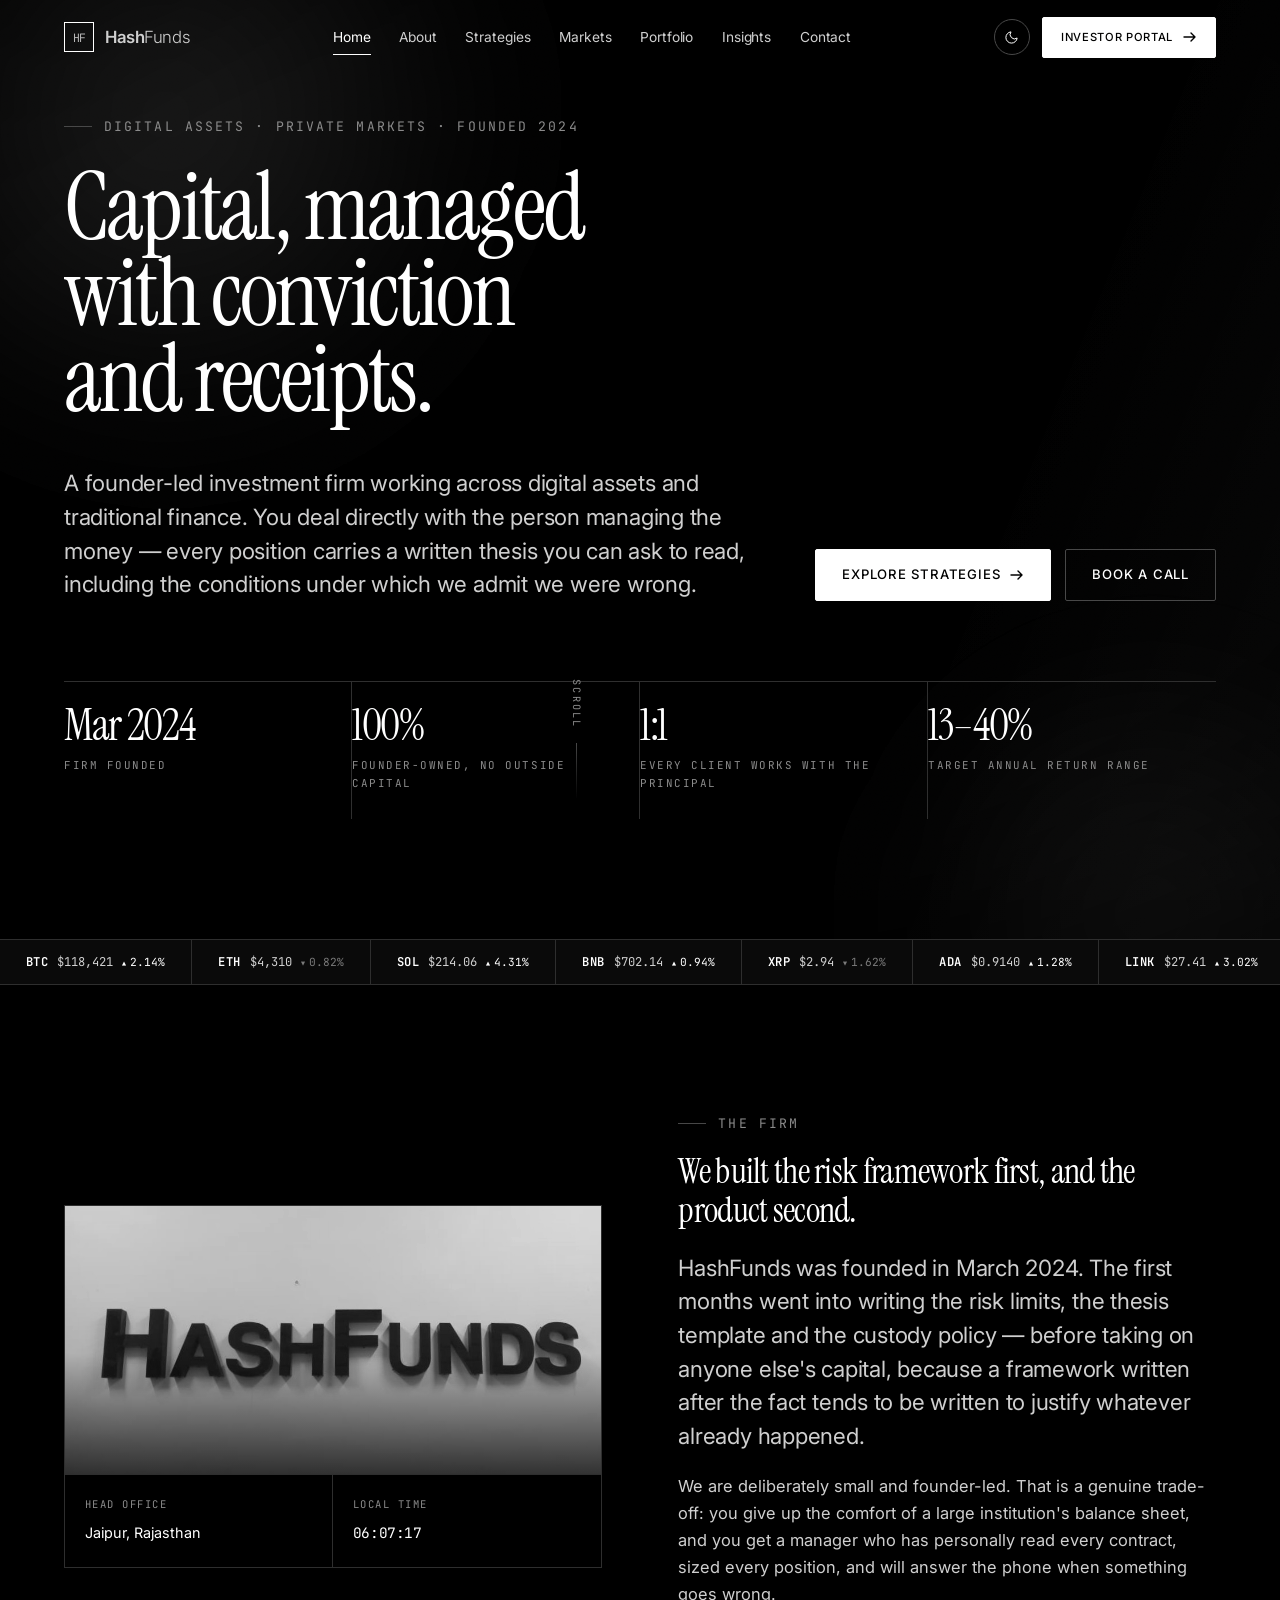
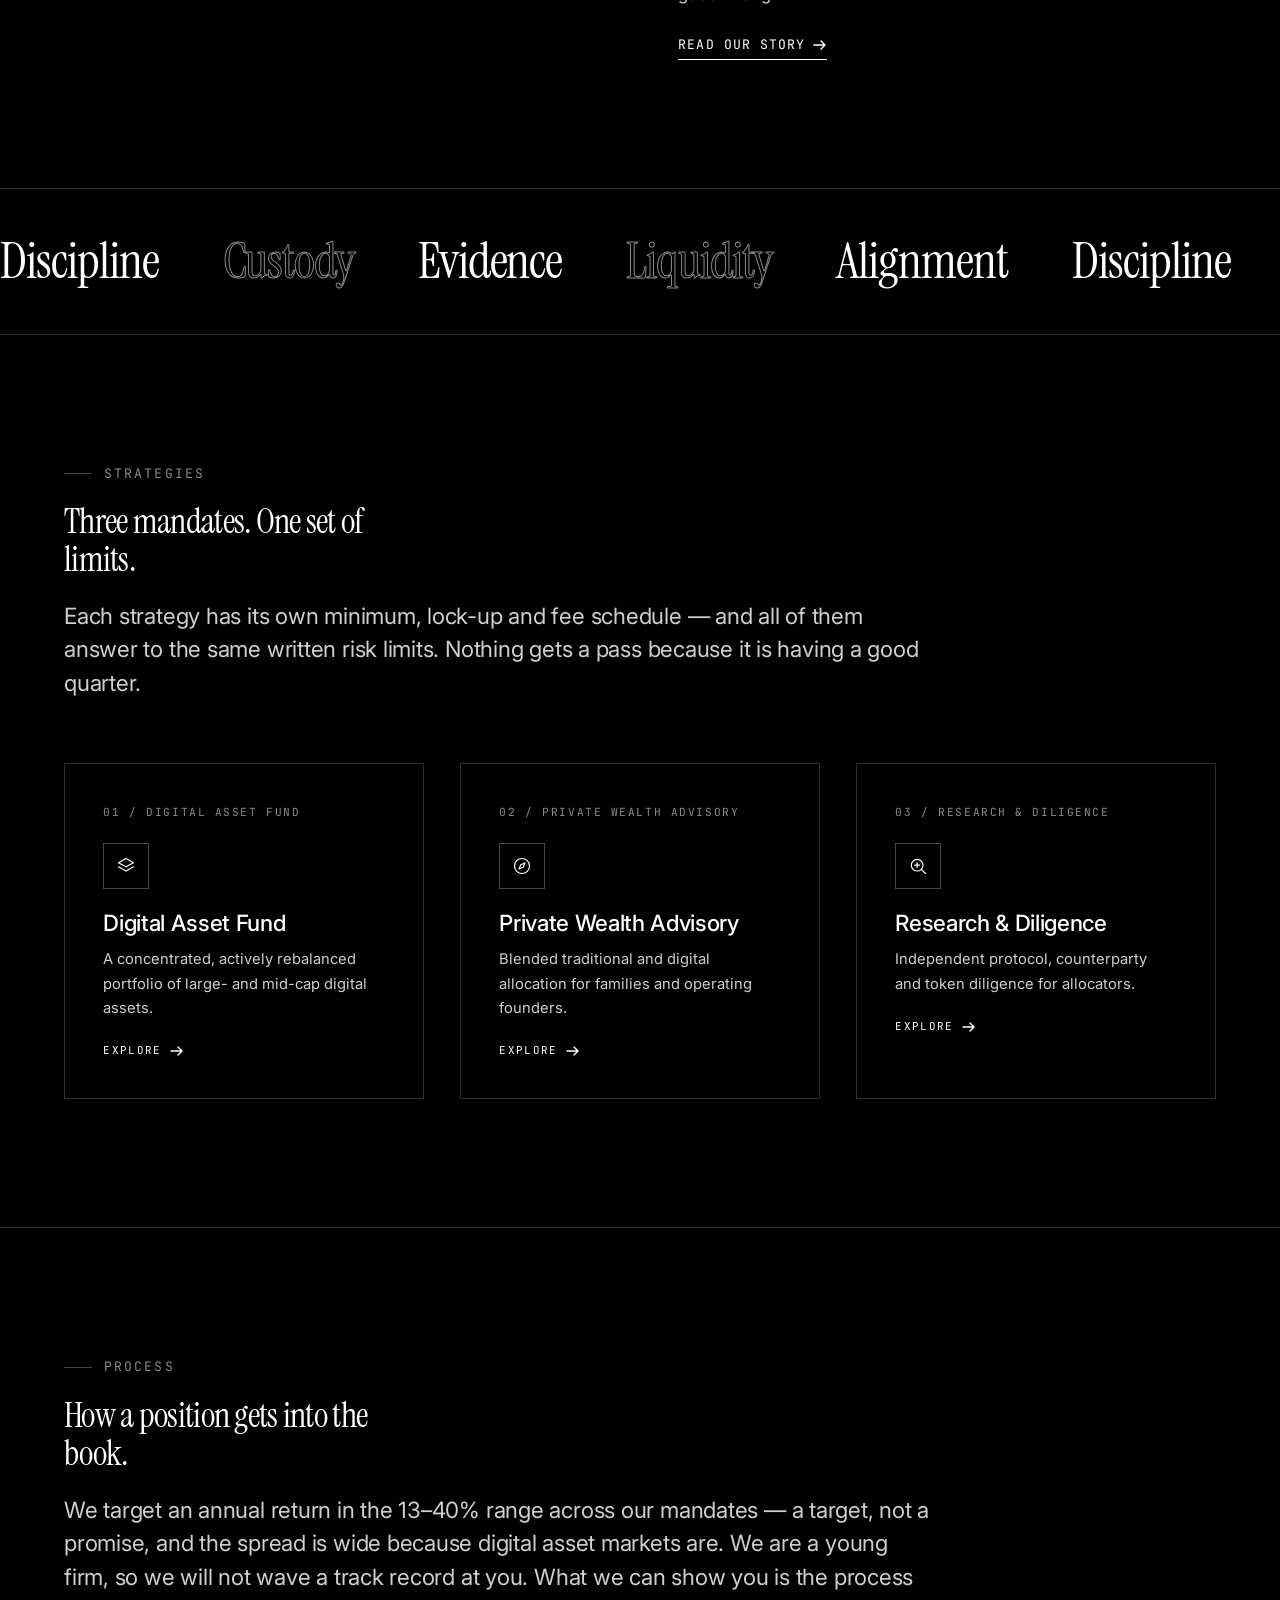
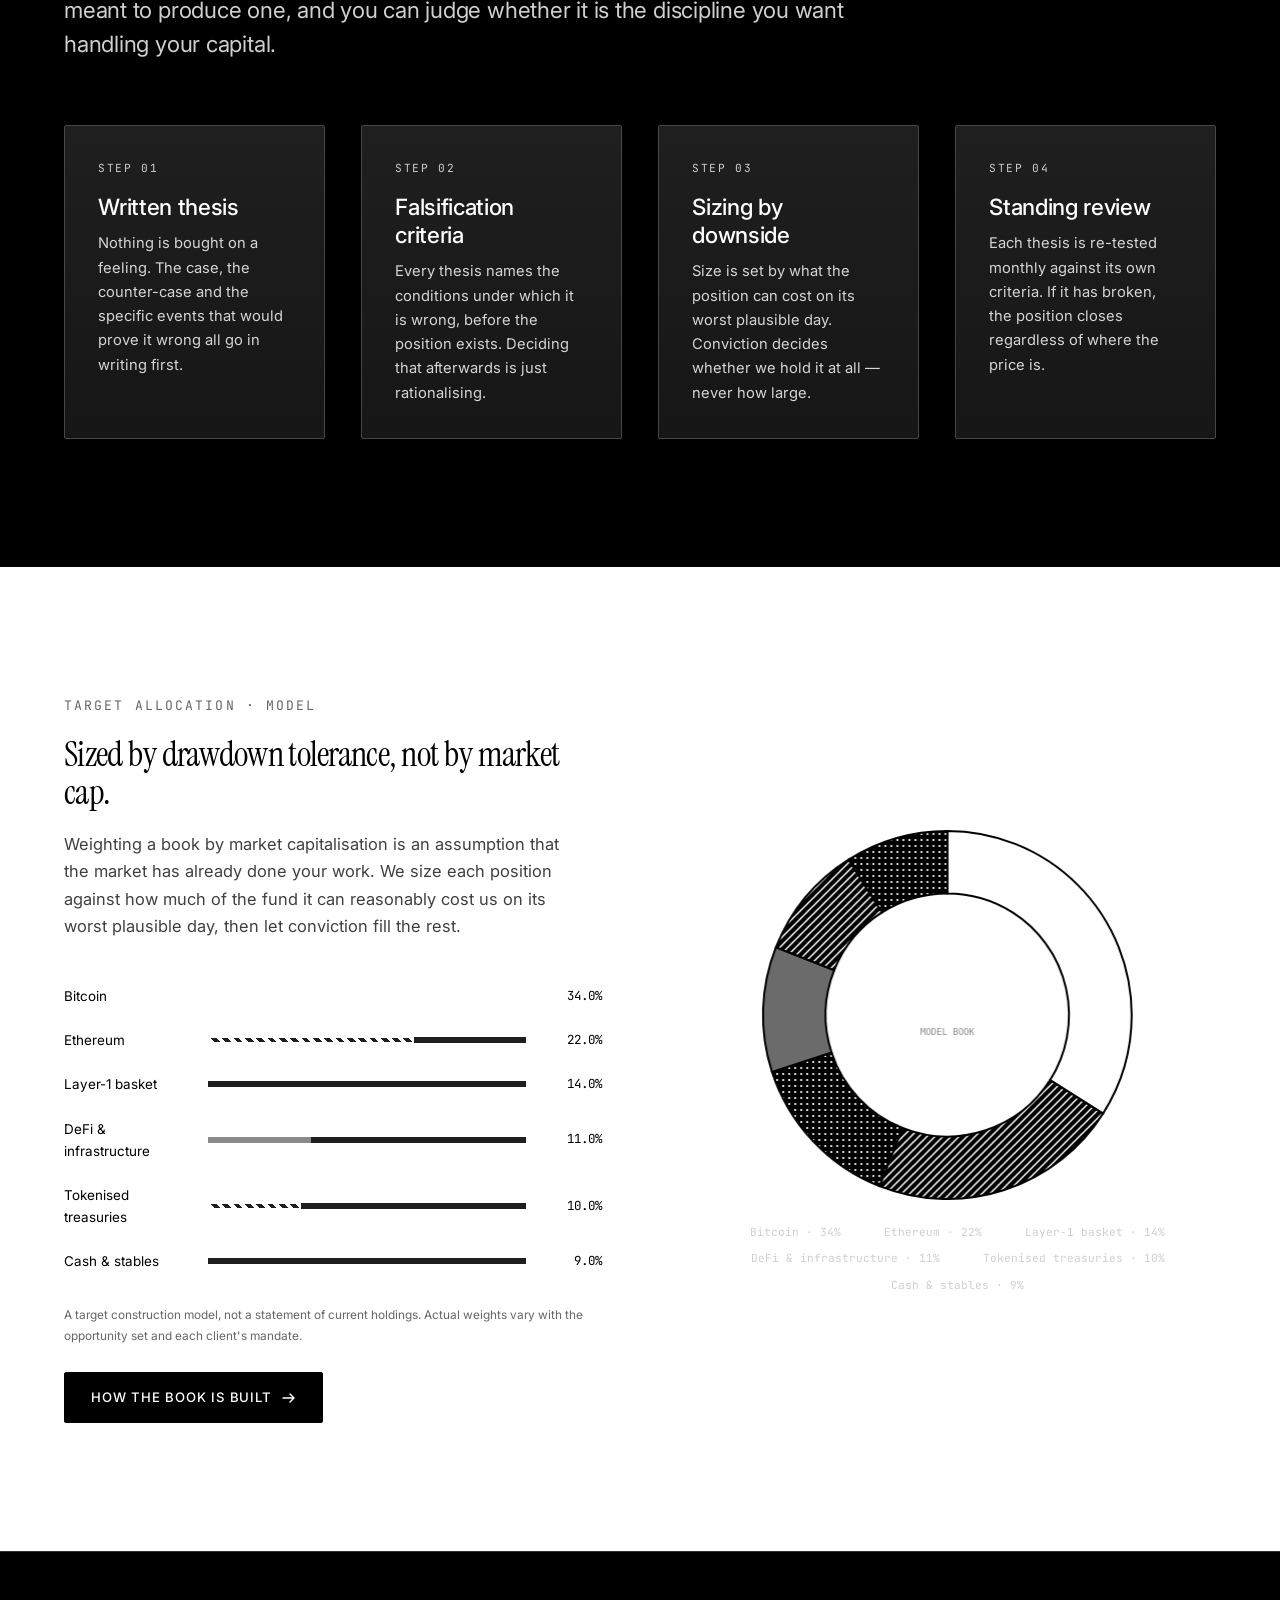
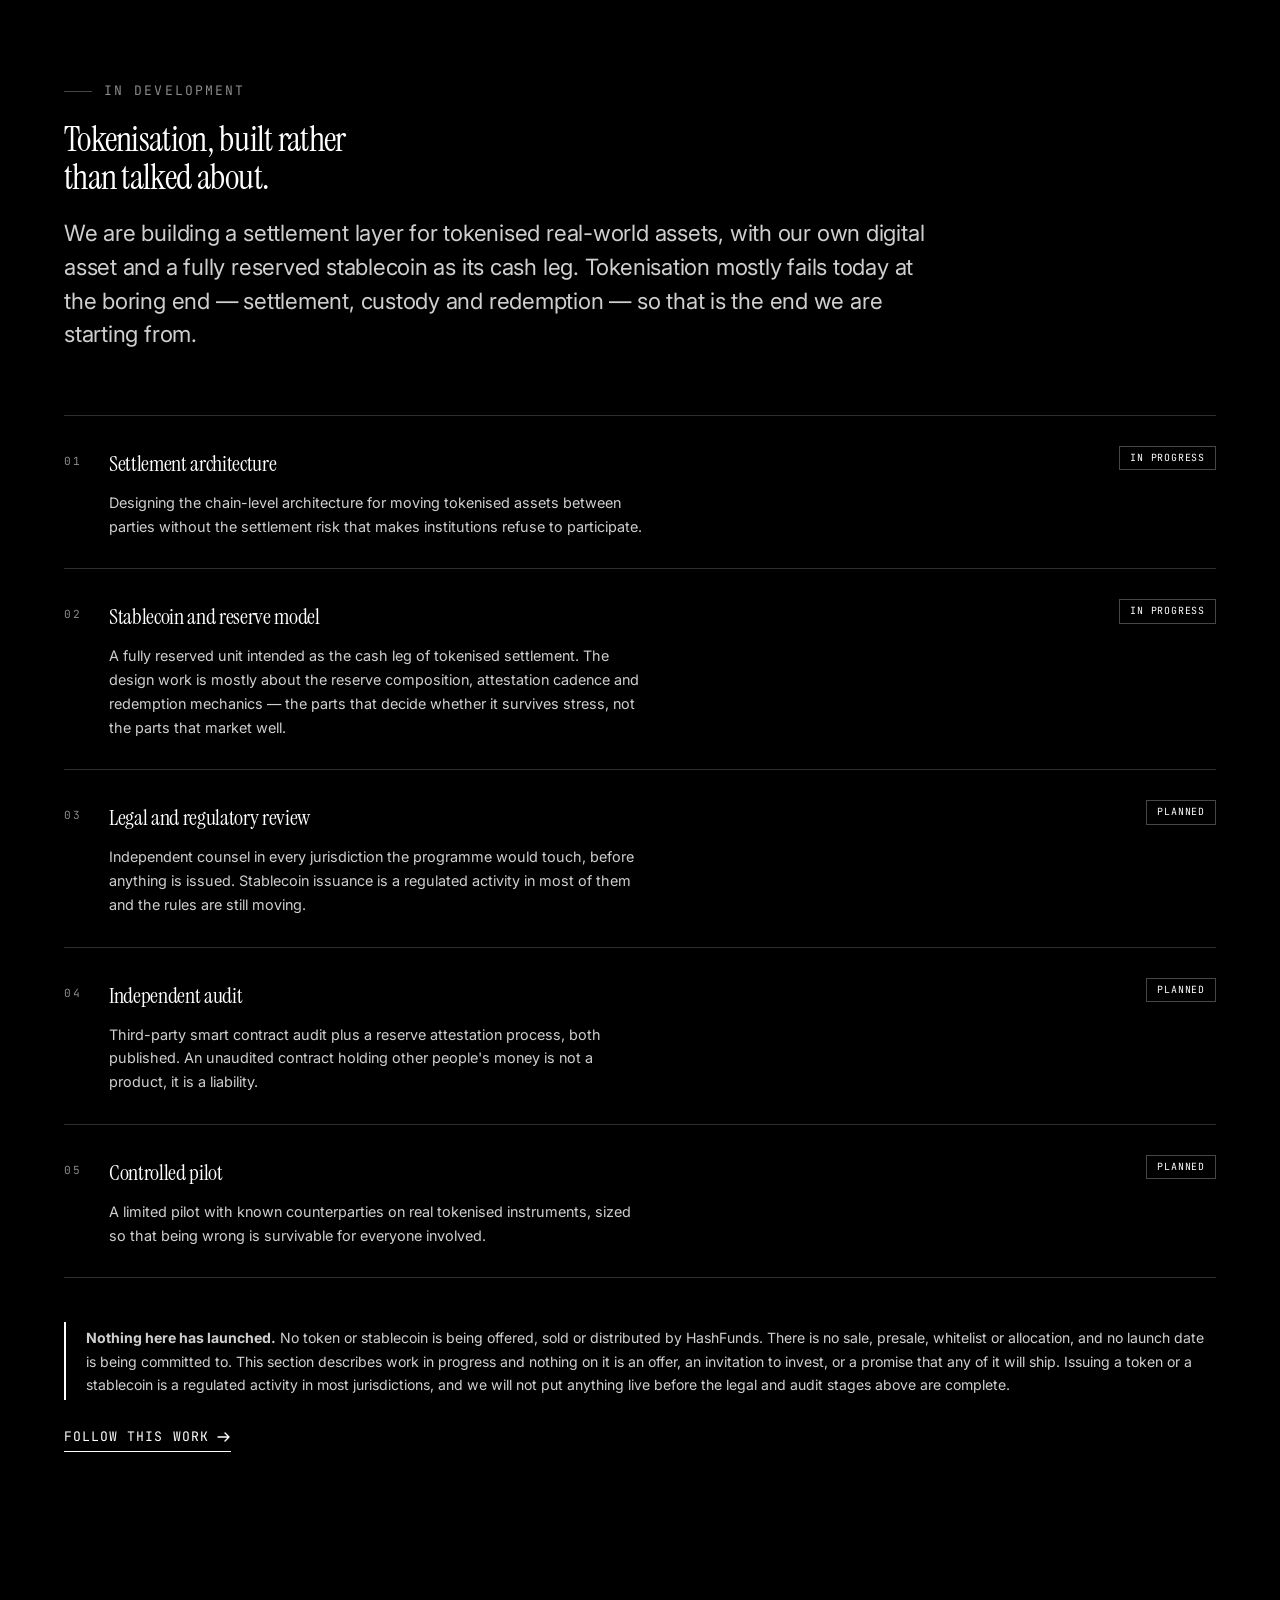
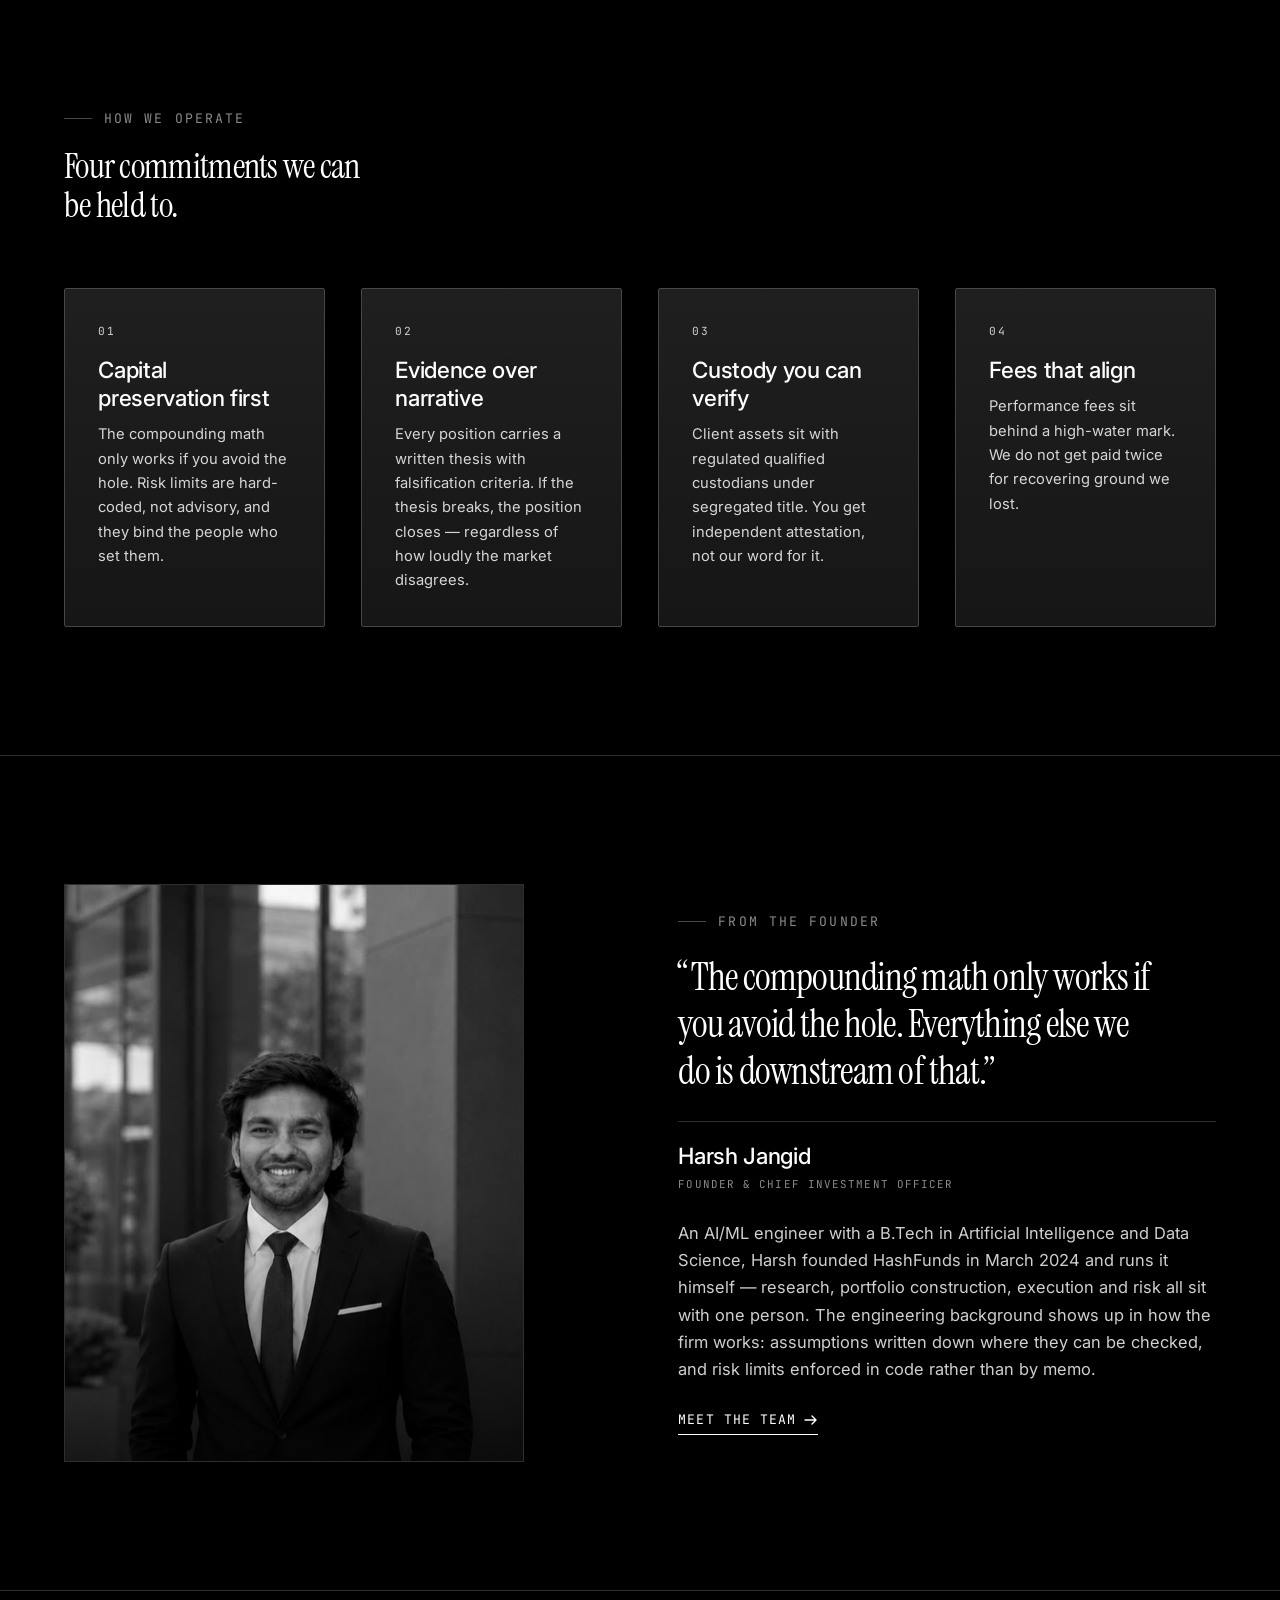
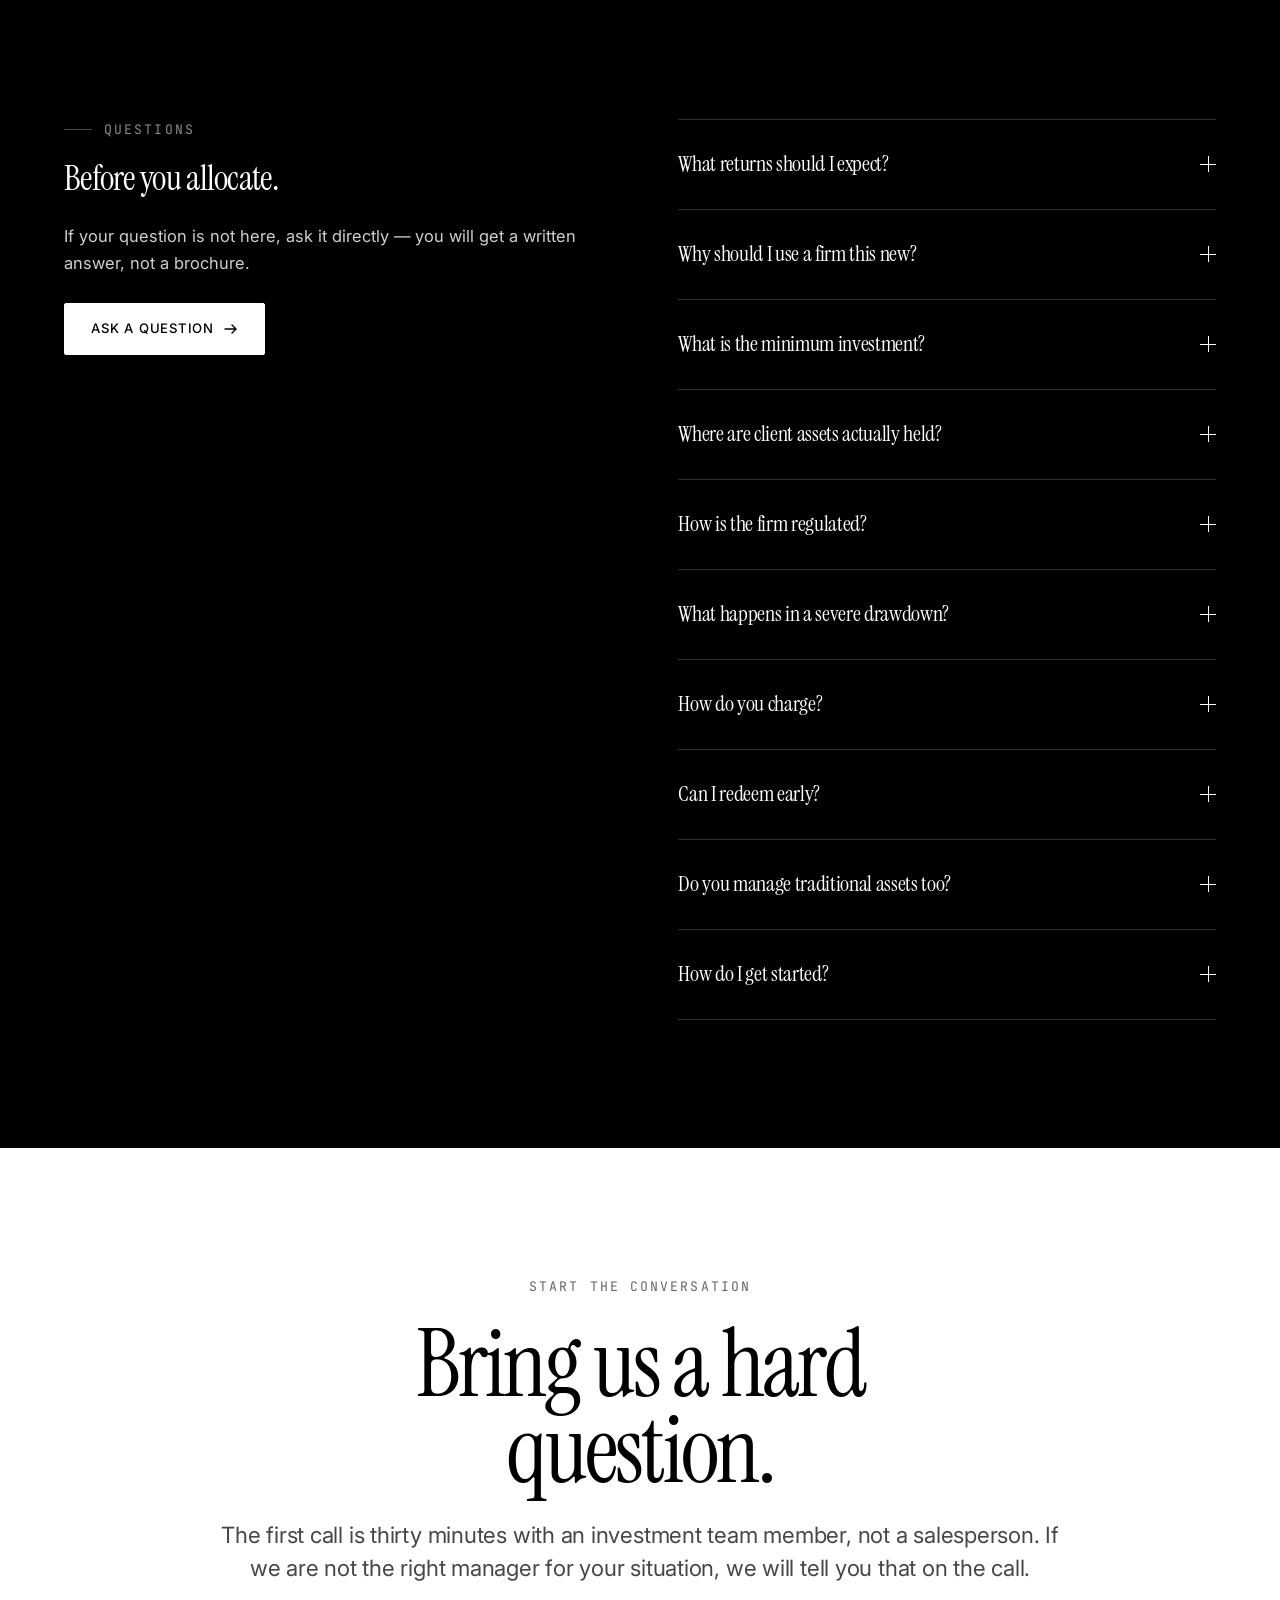
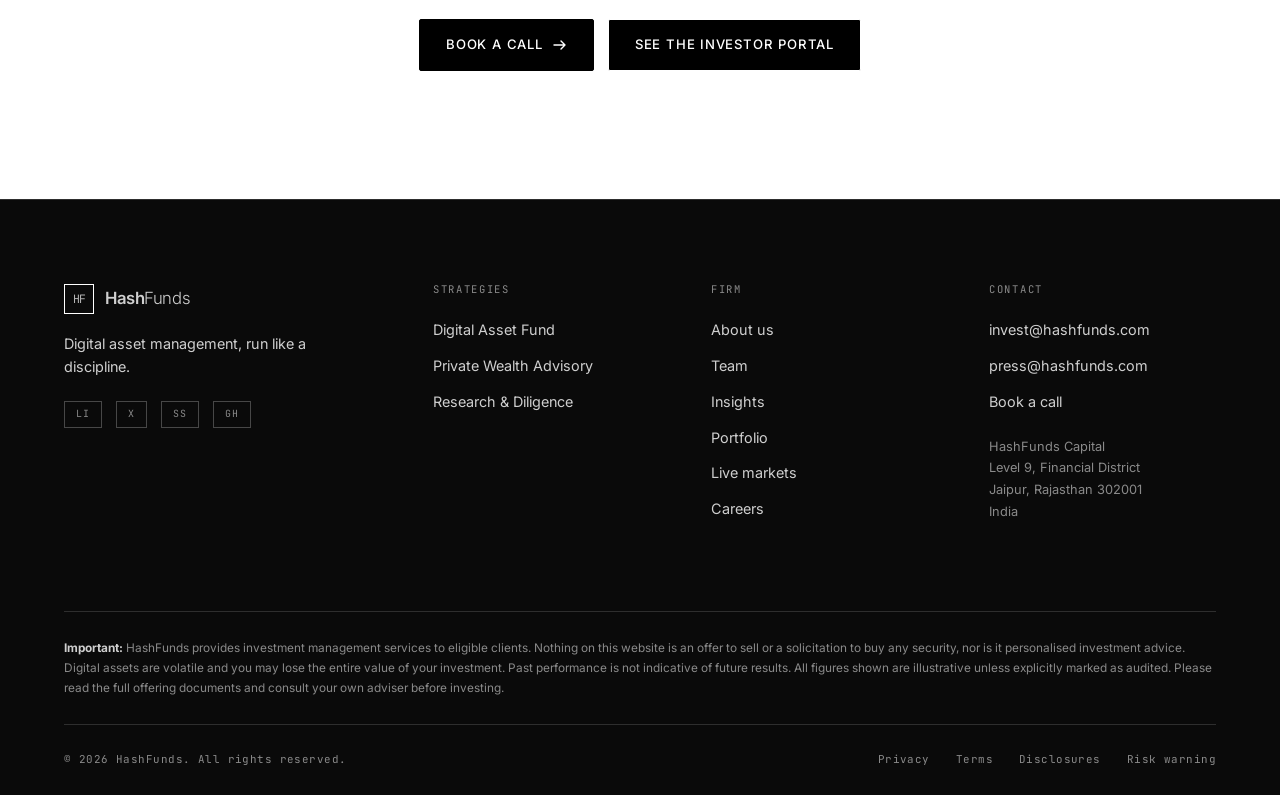
<file: index.html>
<!DOCTYPE html>
<html lang="en" data-theme="dark">
<head>
<meta charset="utf-8">
<meta name="viewport" content="width=device-width, initial-scale=1">
<title>HashFunds — Digital Asset Management</title>
<meta name="description" content="HashFunds is a founder-led asset management firm investing across digital assets and traditional finance. Direct access to the founder, qualified custody, and a written risk framework you can interrogate.">
<meta property="og:title" content="HashFunds — Digital Asset Management">
<meta property="og:description" content="Digital asset management, run like a discipline.">
<meta property="og:type" content="website">
<link rel="icon" href="data:image/svg+xml,%3Csvg xmlns='http://www.w3.org/2000/svg' viewBox='0 0 32 32'%3E%3Crect width='32' height='32' fill='%23000'/%3E%3Ctext x='16' y='22' font-family='monospace' font-size='14' font-weight='700' fill='%23fff' text-anchor='middle'%3EHF%3C/text%3E%3C/svg%3E">
<link rel="preconnect" href="https://fonts.googleapis.com">
<link rel="preconnect" href="https://fonts.gstatic.com" crossorigin>
<link href="https://fonts.googleapis.com/css2?family=Instrument+Serif:ital@0;1&family=Inter:wght@300;400;500;600&family=JetBrains+Mono:wght@400;500;600&display=swap" rel="stylesheet">
<link rel="stylesheet" href="assets/css/style.css">
</head>
<body>

<div class="loader">
  <div class="loader-inner">
    <div class="loader-word">HashFunds</div>
    <div class="loader-bar"><i></i></div>
    <div class="loader-pct">000</div>
  </div>
</div>

<div class="grain" aria-hidden="true"></div>
<a class="skip" href="#main">Skip to content</a>

<main id="main">

  <!-- ============================================================ HERO -->
  <section class="hero">
    <div class="hairline-grid" aria-hidden="true"></div>
    <div class="wrap hero-main">
      <div class="eyebrow" data-anim="fade">Digital assets · Private markets · Founded 2024</div>
      <h1 class="display" style="margin-top:26px" data-reveal>
        Capital, managed<br>with conviction<br>and receipts.
      </h1>
      <div class="hero-sub">
        <p class="lede" data-anim style="--d:0.25s">
          A founder-led investment firm working across digital assets and traditional finance.
          You deal directly with the person managing the money — every position carries a
          written thesis you can ask to read, including the conditions under which we admit
          we were wrong.
        </p>
        <div class="flex gap wrapf" data-anim style="--d:0.35s">
          <a class="btn" href="strategies.html" data-magnet>Explore strategies
            <svg class="arw" width="14" height="14" viewBox="0 0 14 14" fill="none"><path d="M1 7h11M8 3l4 4-4 4" stroke="currentColor" stroke-width="1.4" stroke-linecap="round" stroke-linejoin="round"/></svg>
          </a>
          <a class="btn btn-ghost" href="contact.html">Book a call</a>
        </div>
      </div>
    </div>

    <div class="wrap">
      <div class="hero-stats" data-render="stats" data-anim="fade"></div>
    </div>

    <div class="scroll-cue" aria-hidden="true">Scroll</div>
  </section>

  <!-- ========================================================== TICKER -->
  <div class="ticker" data-ticker aria-label="Live market prices">
    <div class="ticker-track"></div>
  </div>

  <!-- ==================================================== POSITIONING -->
  <section class="section">
    <div class="wrap">
      <div class="split">
        <div data-anim="left">
          <div class="img-frame">
            <img class="img-mono" src="assets/img/logo-wall.jpg" alt="The HashFunds office signage" loading="lazy" data-fallback="Office signage photo — assets/img/logo-wall.jpg">
          </div>
          <div class="metric-strip" style="margin-top:-1px;border-top:0">
            <div><div class="kpi-l">Head office</div><div style="margin-top:8px;font-size:0.9rem">Jaipur, Rajasthan</div></div>
            <div><div class="kpi-l">Local time</div><div class="num" style="margin-top:8px;font-size:0.9rem" data-clock="Asia/Kolkata">—</div></div>
          </div>
        </div>
        <div data-anim="right">
          <div class="eyebrow">The firm</div>
          <h2 class="h2" style="margin-top:18px">We built the risk framework first, and the product second.</h2>
          <p class="lede" style="margin-top:22px">
            HashFunds was founded in March 2024. The first months went into writing the risk
            limits, the thesis template and the custody policy — before taking on anyone else's
            capital, because a framework written after the fact tends to be written to justify
            whatever already happened.
          </p>
          <p class="muted" style="margin-top:20px">
            We are deliberately small and founder-led. That is a genuine trade-off: you give up
            the comfort of a large institution's balance sheet, and you get a manager who has
            personally read every contract, sized every position, and will answer the phone
            when something goes wrong.
          </p>
          <div class="flex gap wrapf mt">
            <a class="link-u" href="about.html">Read our story
              <svg class="arw" width="14" height="14" viewBox="0 0 14 14" fill="none"><path d="M1 7h11M8 3l4 4-4 4" stroke="currentColor" stroke-width="1.4" stroke-linecap="round" stroke-linejoin="round"/></svg>
            </a>
          </div>
        </div>
      </div>
    </div>
  </section>

  <!-- ======================================================= MARQUEE -->
  <div class="marquee" aria-hidden="true">
    <div class="marquee-track">
      <div class="marquee-item"><span>Discipline</span><span>Custody</span><span>Evidence</span><span>Liquidity</span><span>Alignment</span></div>
      <div class="marquee-item"><span>Discipline</span><span>Custody</span><span>Evidence</span><span>Liquidity</span><span>Alignment</span></div>
    </div>
  </div>

  <!-- ====================================================== STRATEGIES -->
  <section class="section">
    <div class="wrap">
      <div class="section-hd">
        <div class="eyebrow" data-anim="fade">Strategies</div>
        <h2 class="h2" data-anim>Three mandates. One set of limits.</h2>
        <p class="lede" data-anim style="--d:0.1s">
          Each strategy has its own minimum, lock-up and fee schedule — and all of them answer
          to the same written risk limits. Nothing gets a pass because it is having a good quarter.
        </p>
      </div>
      <div class="grid g-3" data-render="services"></div>
    </div>
  </section>

  <!-- ============================================== HOW WE INVEST -->
  <!-- A performance section belongs here once there is an audited track
       record to put in it. Until then this states the process instead. -->
  <section class="section" style="border-top:1px solid var(--line)">
    <div class="wrap">
      <div class="section-hd">
        <div class="eyebrow" data-anim="fade">Process</div>
        <h2 class="h2" data-anim>How a position gets into the book.</h2>
        <p class="lede" data-anim>
          We target an annual return in the 13–40% range across our mandates — a target, not a
          promise, and the spread is wide because digital asset markets are. We are a young firm,
          so we will not wave a track record at you. What we can show you is the process meant to
          produce one, and you can judge whether it is the discipline you want handling your capital.
        </p>
      </div>
      <div class="grid g-4">
        <div class="card" data-anim>
          <div class="svc-n">STEP 01</div>
          <h3 class="h3" style="margin:16px 0 10px">Written thesis</h3>
          <p class="muted" style="font-size:0.92rem">Nothing is bought on a feeling. The case, the counter-case and the specific events that would prove it wrong all go in writing first.</p>
        </div>
        <div class="card" data-anim style="--d:0.08s">
          <div class="svc-n">STEP 02</div>
          <h3 class="h3" style="margin:16px 0 10px">Falsification criteria</h3>
          <p class="muted" style="font-size:0.92rem">Every thesis names the conditions under which it is wrong, before the position exists. Deciding that afterwards is just rationalising.</p>
        </div>
        <div class="card" data-anim style="--d:0.16s">
          <div class="svc-n">STEP 03</div>
          <h3 class="h3" style="margin:16px 0 10px">Sizing by downside</h3>
          <p class="muted" style="font-size:0.92rem">Size is set by what the position can cost on its worst plausible day. Conviction decides whether we hold it at all — never how large.</p>
        </div>
        <div class="card" data-anim style="--d:0.24s">
          <div class="svc-n">STEP 04</div>
          <h3 class="h3" style="margin:16px 0 10px">Standing review</h3>
          <p class="muted" style="font-size:0.92rem">Each thesis is re-tested monthly against its own criteria. If it has broken, the position closes regardless of where the price is.</p>
        </div>
      </div>
    </div>
  </section>

  <!-- ====================================================== ALLOCATION -->
  <section class="section invert">
    <div class="wrap">
      <div class="split">
        <div data-anim="left">
          <div class="eyebrow no-rule" style="color:inherit;opacity:0.6">Target allocation · Model</div>
          <h2 class="h2" style="margin-top:18px">Sized by drawdown tolerance, not by market cap.</h2>
          <p style="margin-top:20px;opacity:0.75;max-width:52ch">
            Weighting a book by market capitalisation is an assumption that the market has
            already done your work. We size each position against how much of the fund it can
            reasonably cost us on its worst plausible day, then let conviction fill the rest.
          </p>
          <div style="margin-top:34px" data-render="allocation"></div>
          <p style="font-size:0.74rem;line-height:1.7;margin-top:22px;opacity:0.6">
            A target construction model, not a statement of current holdings. Actual weights
            vary with the opportunity set and each client's mandate.
          </p>
          <a class="btn mt" href="portfolio.html">How the book is built
            <svg class="arw" width="14" height="14" viewBox="0 0 14 14" fill="none"><path d="M1 7h11M8 3l4 4-4 4" stroke="currentColor" stroke-width="1.4" stroke-linecap="round" stroke-linejoin="round"/></svg>
          </a>
        </div>
        <div data-anim="right">
          <div class="chart-canvas" style="height:380px"><canvas id="allocChart" role="img" aria-label="Portfolio allocation donut chart"></canvas></div>
          <div class="legend" style="justify-content:center" data-render="allocationLegend"></div>
        </div>
      </div>
    </div>
  </section>

  <!-- ========================================================= ROADMAP -->
  <section class="section" style="border-top:1px solid var(--line)" id="tokenisation">
    <div class="wrap">
      <div class="section-hd">
        <div class="eyebrow" data-anim="fade">In development</div>
        <h2 class="h2" data-anim>Tokenisation, built rather than talked about.</h2>
        <p class="lede" data-anim>
          We are building a settlement layer for tokenised real-world assets, with our own
          digital asset and a fully reserved stablecoin as its cash leg. Tokenisation mostly
          fails today at the boring end — settlement, custody and redemption — so that is the
          end we are starting from.
        </p>
      </div>

      <div class="big-list" data-render="roadmap"></div>

      <div class="note mt-lg" style="border-color:var(--ink)">
        <b>Nothing here has launched.</b> No token or stablecoin is being offered, sold or
        distributed by HashFunds. There is no sale, presale, whitelist or allocation, and no
        launch date is being committed to. This section describes work in progress and nothing
        on it is an offer, an invitation to invest, or a promise that any of it will ship.
        Issuing a token or a stablecoin is a regulated activity in most jurisdictions, and we
        will not put anything live before the legal and audit stages above are complete.
      </div>

      <div class="flex gap wrapf mt">
        <a class="link-u" href="contact.html?topic=tokenisation">Follow this work
          <svg class="arw" width="14" height="14" viewBox="0 0 14 14" fill="none"><path d="M1 7h11M8 3l4 4-4 4" stroke="currentColor" stroke-width="1.4" stroke-linecap="round" stroke-linejoin="round"/></svg>
        </a>
      </div>
    </div>
  </section>

  <!-- ========================================================= PILLARS -->
  <section class="section">
    <div class="wrap">
      <div class="section-hd">
        <div class="eyebrow" data-anim="fade">How we operate</div>
        <h2 class="h2" data-anim>Four commitments we can be held to.</h2>
      </div>
      <div class="grid g-4" data-render="pillars"></div>
    </div>
  </section>

  <!-- ========================================================== FOUNDER -->
  <section class="section" style="border-top:1px solid var(--line)">
    <div class="wrap">
      <div class="split">
        <div data-anim="left">
          <div class="img-frame" style="max-width:460px">
            <img class="img-mono" src="assets/img/founder.jpg" alt="Harsh Jangid, Founder and Chief Investment Officer" loading="lazy" data-colour data-fallback="Founder portrait — assets/img/founder.jpg">
          </div>
        </div>
        <div data-anim="right">
          <div class="eyebrow">From the founder</div>
          <blockquote class="quote" style="margin-top:22px;max-width:28ch">
            “The compounding math only works if you avoid the hole. Everything else we do is downstream of that.”
          </blockquote>
          <div class="mt" style="border-top:1px solid var(--line);padding-top:20px">
            <div class="h3">Harsh Jangid</div>
            <div class="person-role" style="margin-top:6px">Founder &amp; Chief Investment Officer</div>
          </div>
          <p class="muted mt">
            An AI/ML engineer with a B.Tech in Artificial Intelligence and Data Science, Harsh
            founded HashFunds in March 2024 and runs it himself — research, portfolio
            construction, execution and risk all sit with one person. The engineering background
            shows up in how the firm works: assumptions written down where they can be checked,
            and risk limits enforced in code rather than by memo.
          </p>
          <a class="link-u mt" href="about.html#team">Meet the team
            <svg class="arw" width="14" height="14" viewBox="0 0 14 14" fill="none"><path d="M1 7h11M8 3l4 4-4 4" stroke="currentColor" stroke-width="1.4" stroke-linecap="round" stroke-linejoin="round"/></svg>
          </a>
        </div>
      </div>
    </div>
  </section>

  <!-- ===================================================== TESTIMONIALS -->
  <section class="section" style="border-top:1px solid var(--line)">
    <div class="wrap">
      <div class="split" style="align-items:start">
        <div data-anim="left">
          <div class="eyebrow">Client voices</div>
          <h2 class="h2" style="margin-top:18px">What allocators actually say.</h2>
          <p class="muted mt">Attributed by role and institution type. Names withheld under standing confidentiality terms.</p>
        </div>
        <div data-anim="right" data-render="testimonials"></div>
      </div>
    </div>
  </section>

  <!-- ========================================================= INSIGHTS -->
  <section class="section" style="border-top:1px solid var(--line)">
    <div class="wrap">
      <div class="section-hd flex between wrapf aic" style="gap:20px">
        <div>
          <div class="eyebrow" data-anim="fade">Research</div>
          <h2 class="h2" data-anim style="margin-top:18px">Recent writing.</h2>
        </div>
        <a class="link-u" href="insights.html">All insights
          <svg class="arw" width="14" height="14" viewBox="0 0 14 14" fill="none"><path d="M1 7h11M8 3l4 4-4 4" stroke="currentColor" stroke-width="1.4" stroke-linecap="round" stroke-linejoin="round"/></svg>
        </a>
      </div>
      <div data-render="insights" data-limit="3"></div>
    </div>
  </section>

  <!-- ============================================================== FAQ -->
  <section class="section" style="border-top:1px solid var(--line)">
    <div class="wrap">
      <div class="split" style="align-items:start">
        <div data-anim="left">
          <div class="eyebrow">Questions</div>
          <h2 class="h2" style="margin-top:18px">Before you allocate.</h2>
          <p class="muted mt">If your question is not here, ask it directly — you will get a written answer, not a brochure.</p>
          <a class="btn mt" href="contact.html">Ask a question
            <svg class="arw" width="14" height="14" viewBox="0 0 14 14" fill="none"><path d="M1 7h11M8 3l4 4-4 4" stroke="currentColor" stroke-width="1.4" stroke-linecap="round" stroke-linejoin="round"/></svg>
          </a>
        </div>
        <div data-anim="right" data-render="faqs"></div>
      </div>
    </div>
  </section>

  <!-- ============================================================== CTA -->
  <section class="section invert">
    <div class="wrap center">
      <div class="eyebrow no-rule" style="justify-content:center;color:inherit;opacity:0.6" data-anim="fade">Start the conversation</div>
      <h2 class="display" style="margin-top:24px;max-width:16ch;margin-inline:auto" data-anim>Bring us a hard question.</h2>
      <p class="lede" style="margin-top:24px;color:inherit;opacity:0.72" data-anim>
        The first call is thirty minutes with an investment team member, not a salesperson. If
        we are not the right manager for your situation, we will tell you that on the call.
      </p>
      <div class="flex gap wrapf" style="justify-content:center;margin-top:34px" data-anim>
        <a class="btn" href="contact.html" data-magnet>Book a call
          <svg class="arw" width="14" height="14" viewBox="0 0 14 14" fill="none"><path d="M1 7h11M8 3l4 4-4 4" stroke="currentColor" stroke-width="1.4" stroke-linecap="round" stroke-linejoin="round"/></svg>
        </a>
        <a class="btn btn-ghost" style="border-color:currentColor" href="dashboard.html">See the investor portal</a>
      </div>
    </div>
  </section>

</main>

<script src="assets/js/data.js"></script>
<script src="assets/js/charts.js"></script>
<script src="assets/js/render.js"></script>
<script src="assets/js/app.js"></script>
<script src="assets/js/markets.js"></script>
<script>
/* Homepage chart -------------------------------------------------------- */
(function () {
  HFChart.donut(document.getElementById("allocChart"), {
    data: HF.allocation,
    center: { v: "Target", l: "Model book" }
  });
})();
</script>
</body>
</html>
</file>
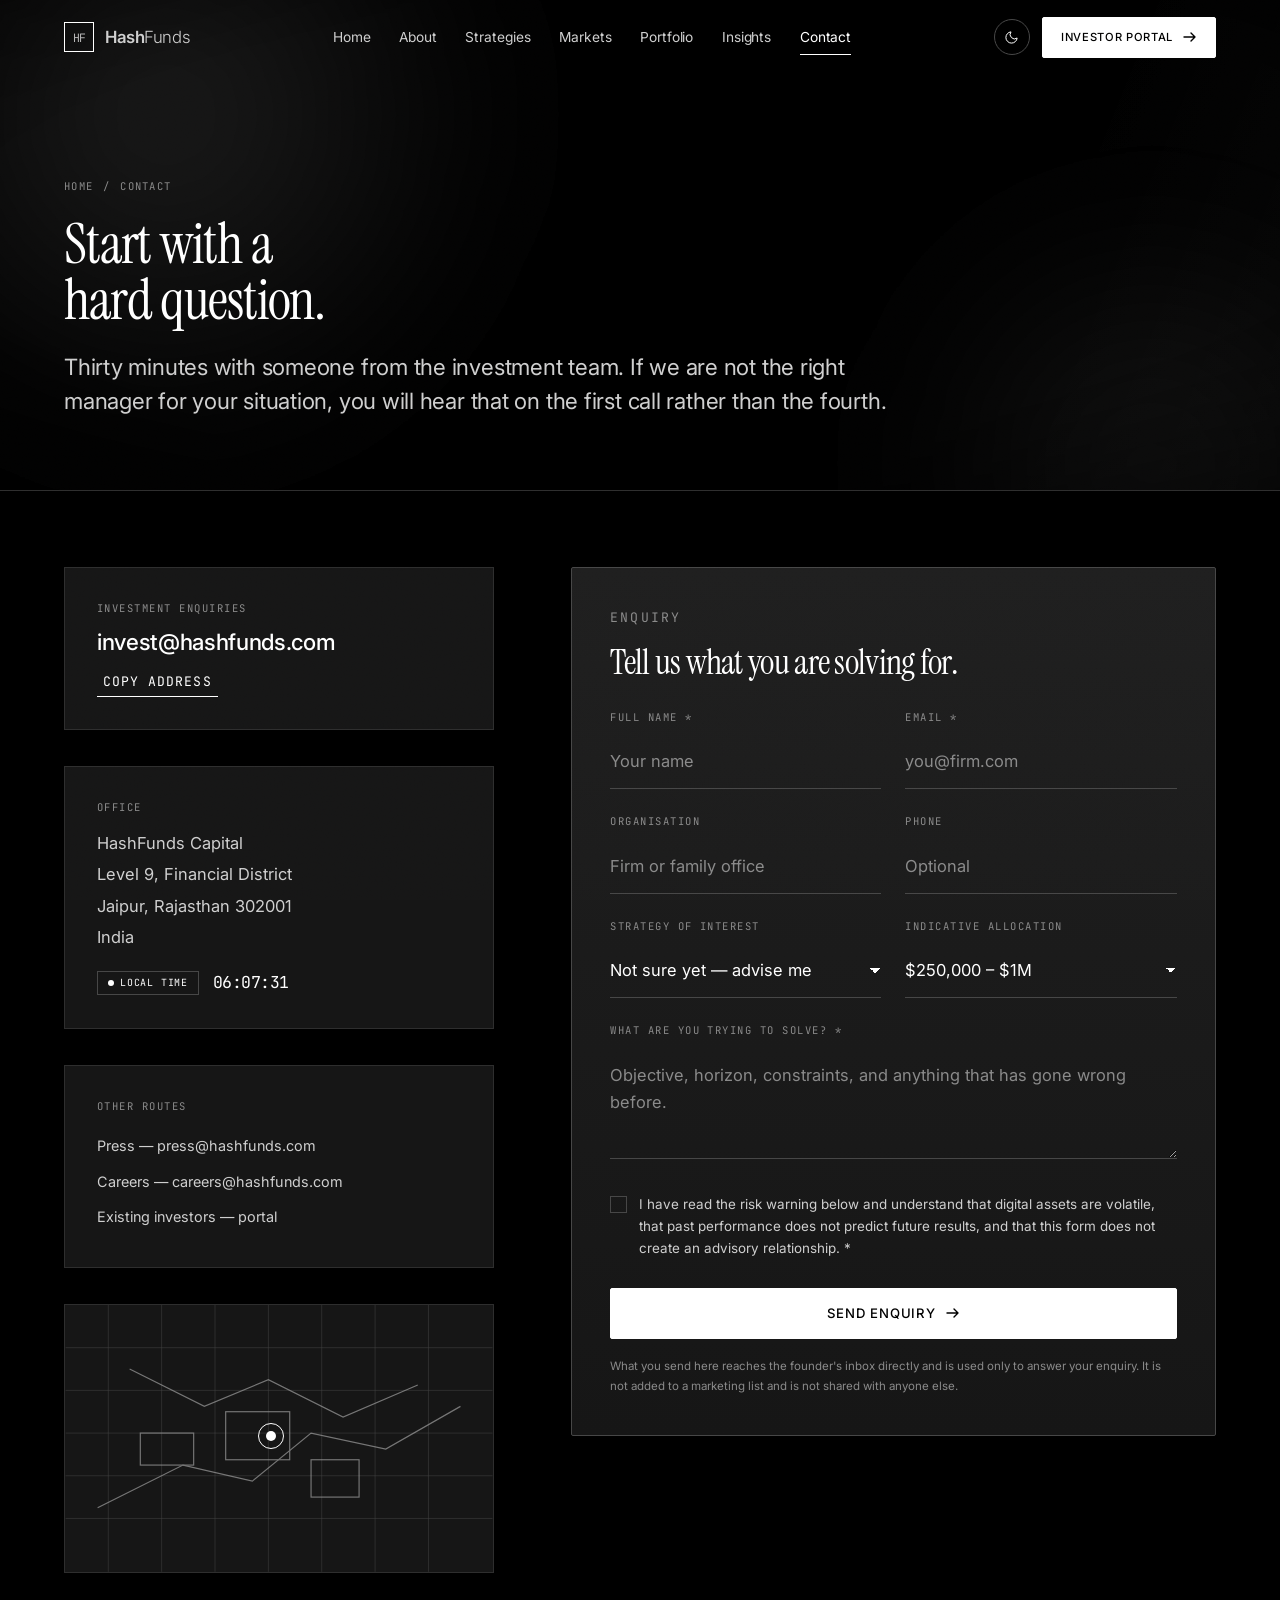
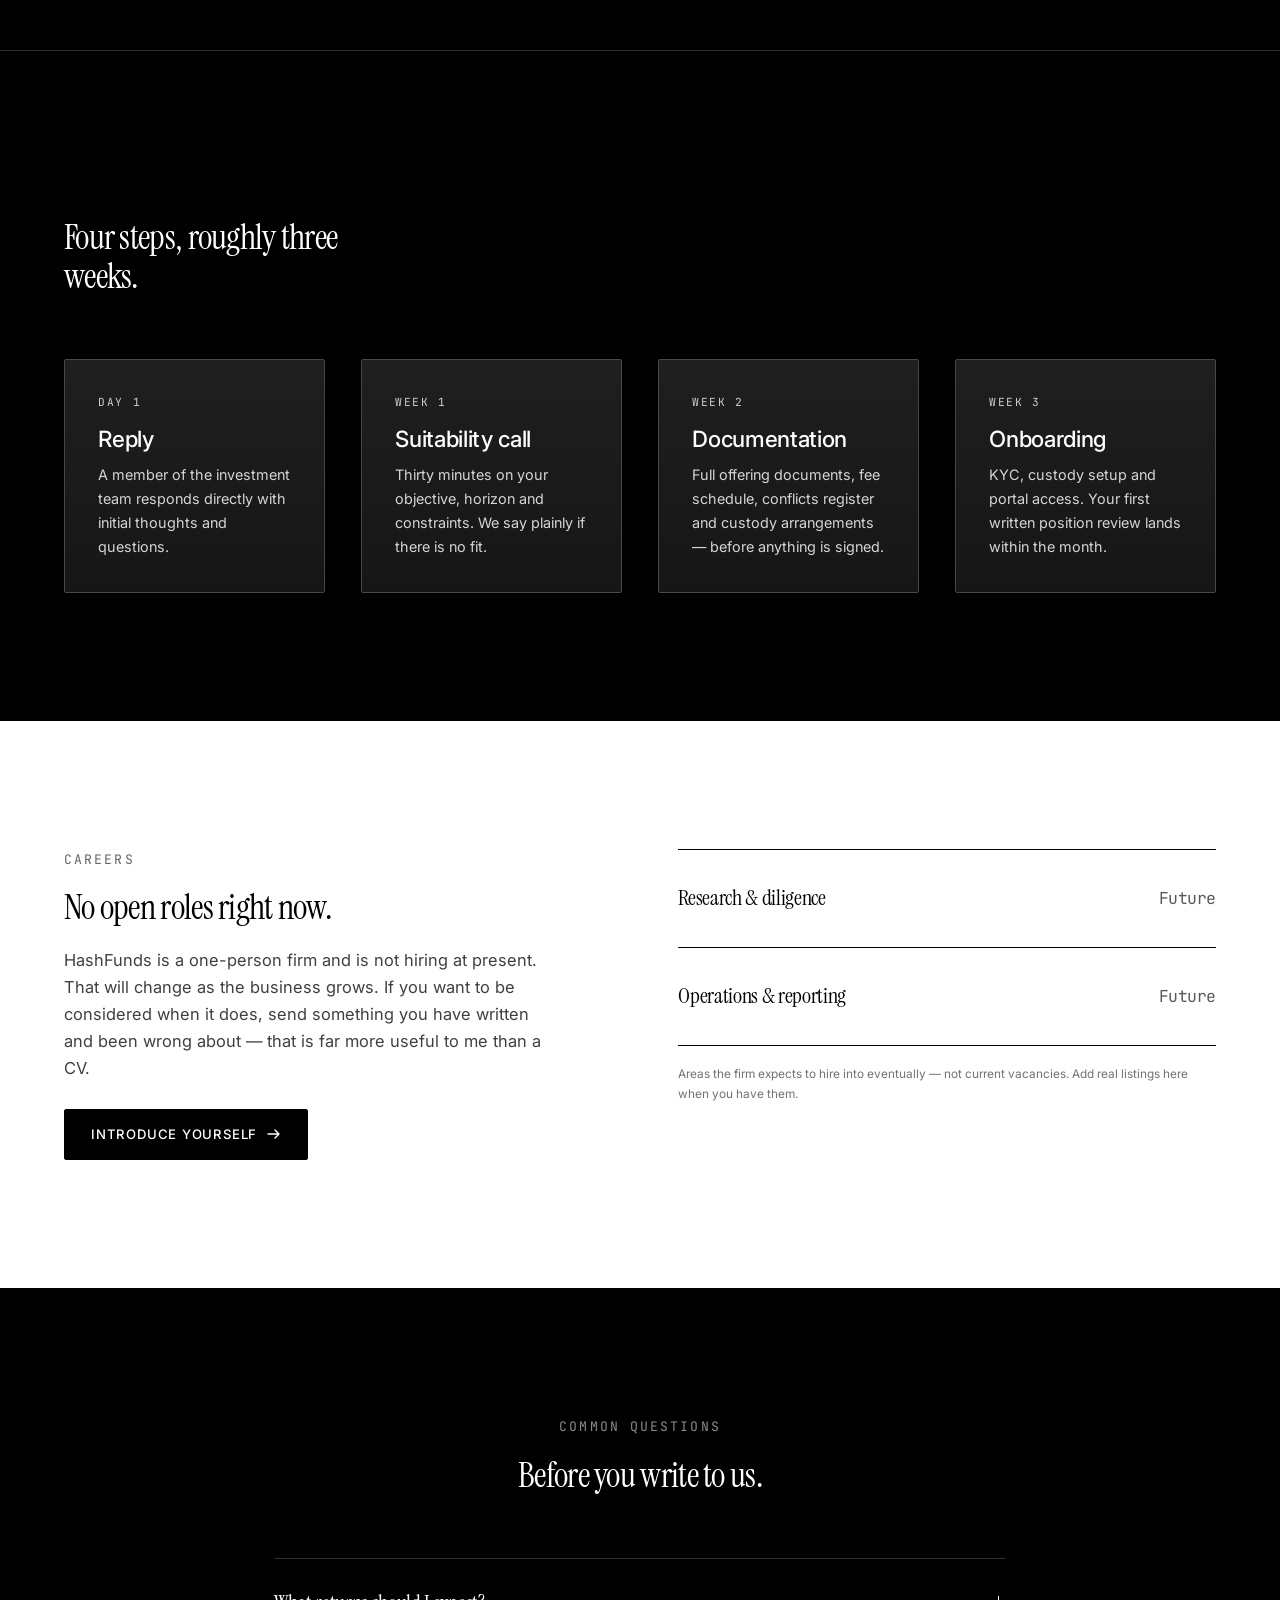
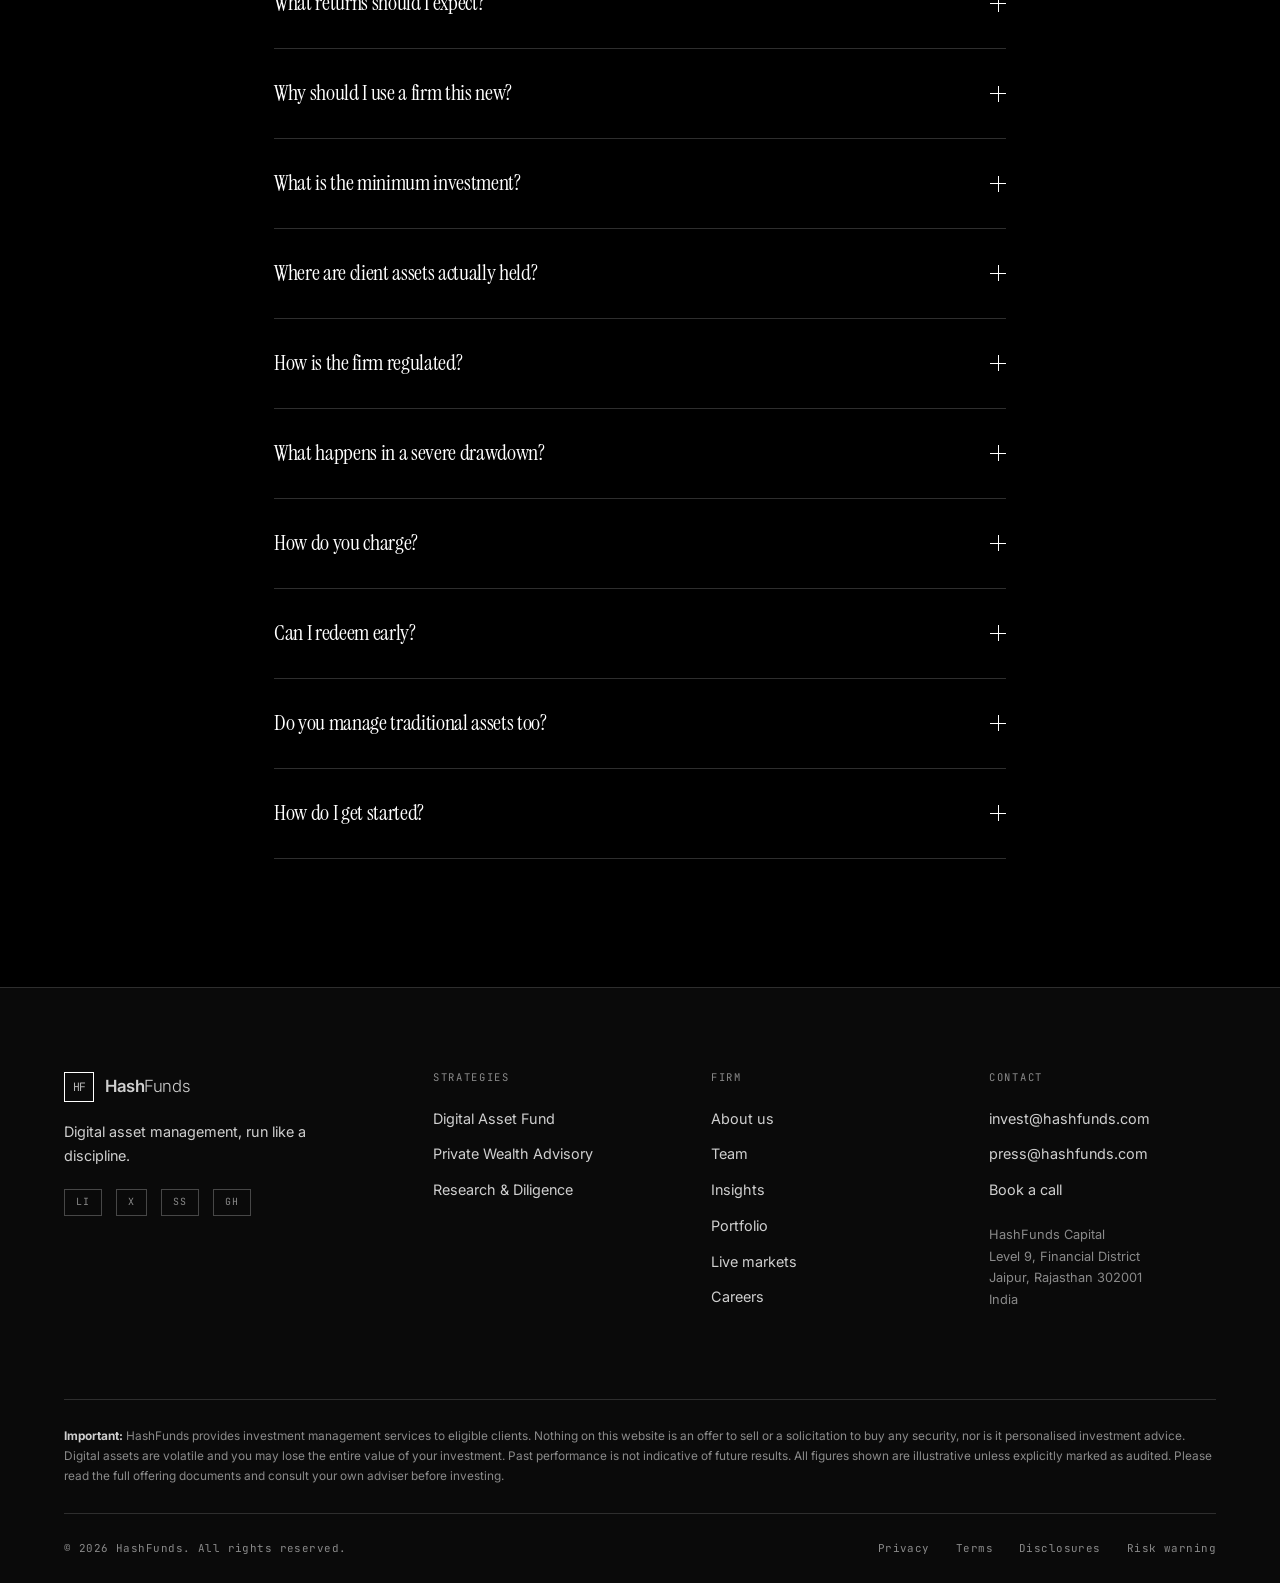
<file: contact.html>
<!DOCTYPE html>
<html lang="en" data-theme="dark">
<head>
<meta charset="utf-8">
<meta name="viewport" content="width=device-width, initial-scale=1">
<title>Contact — HashFunds</title>
<meta name="description" content="Speak to the HashFunds investment team. The first call is thirty minutes with an investment professional, not a salesperson.">
<link rel="icon" href="data:image/svg+xml,%3Csvg xmlns='http://www.w3.org/2000/svg' viewBox='0 0 32 32'%3E%3Crect width='32' height='32' fill='%23000'/%3E%3Ctext x='16' y='22' font-family='monospace' font-size='14' font-weight='700' fill='%23fff' text-anchor='middle'%3EHF%3C/text%3E%3C/svg%3E">
<link rel="preconnect" href="https://fonts.googleapis.com">
<link rel="preconnect" href="https://fonts.gstatic.com" crossorigin>
<link href="https://fonts.googleapis.com/css2?family=Instrument+Serif:ital@0;1&family=Inter:wght@300;400;500;600&family=JetBrains+Mono:wght@400;500;600&display=swap" rel="stylesheet">
<link rel="stylesheet" href="assets/css/style.css">
</head>
<body>

<div class="grain" aria-hidden="true"></div>
<a class="skip" href="#main">Skip to content</a>

<main id="main">

  <header class="page-hd">
    <div class="hairline-grid" aria-hidden="true"></div>
    <div class="wrap">
      <nav class="crumb" aria-label="Breadcrumb"><a href="index.html">Home</a><span>/</span><span>Contact</span></nav>
      <h1 class="h1" data-reveal>Start with a<br>hard question.</h1>
      <p class="lede">
        Thirty minutes with someone from the investment team. If we are not the right manager
        for your situation, you will hear that on the first call rather than the fourth.
      </p>
    </div>
  </header>

  <!-- ============================================================= FORM -->
  <section class="section-tight">
    <div class="wrap">
      <div class="split split-40" style="align-items:start">

        <div data-anim="left" class="stack-lg">
          <div class="contact-card">
            <div class="kpi-l">Investment enquiries</div>
            <a class="h3" href="mailto:invest@hashfunds.com" style="display:block;margin-top:10px">invest@hashfunds.com</a>
            <button class="link-u" style="margin-top:14px" data-copy="invest@hashfunds.com">Copy address</button>
          </div>

          <div class="contact-card">
            <div class="kpi-l">Office</div>
            <p class="muted" style="margin-top:12px;line-height:1.9" id="addr"></p>
            <div class="flex gap aic" style="margin-top:16px">
              <span class="pill"><span class="live-dot"></span>Local time</span>
              <span class="num" data-clock="Asia/Kolkata">—</span>
            </div>
          </div>

          <div class="contact-card">
            <div class="kpi-l">Other routes</div>
            <div class="footer-links" style="margin-top:12px">
              <a href="mailto:press@hashfunds.com">Press — press@hashfunds.com</a>
              <a href="mailto:careers@hashfunds.com">Careers — careers@hashfunds.com</a>
              <a href="dashboard.html">Existing investors — portal</a>
            </div>
          </div>

          <div class="map-shell">
            <svg viewBox="0 0 400 250" fill="none" aria-hidden="true">
              <g stroke="currentColor" stroke-width="0.5" opacity="0.35">
                <path d="M0 40h400M0 80h400M0 120h400M0 160h400M0 200h400"/>
                <path d="M40 0v250M90 0v250M140 0v250M190 0v250M240 0v250M290 0v250M340 0v250"/>
              </g>
              <g stroke="currentColor" stroke-width="1.1" opacity="0.75">
                <path d="M30 190 L110 150 L175 165 L230 120 L300 135 L370 95"/>
                <path d="M60 60 L130 95 L190 70 L260 105 L330 75"/>
                <rect x="150" y="100" width="60" height="45"/>
                <rect x="230" y="145" width="45" height="35"/>
                <rect x="70" y="120" width="50" height="30"/>
              </g>
            </svg>
            <span class="map-pin" style="left:47%;top:47%"></span>
          </div>
        </div>

        <div data-anim="right">
          <form data-form data-subject="New enquiry — hashfunds.com" data-success="Received. An investment team member will reply within one business day." class="card" style="padding:clamp(24px,3vw,40px)">
            <div class="eyebrow no-rule">Enquiry</div>
            <h2 class="h2" style="margin:14px 0 28px">Tell us what you are solving for.</h2>

            <div class="grid g-2" style="gap:24px">
              <div class="field">
                <label for="fName">Full name *</label>
                <input class="inp" id="fName" name="name" required placeholder="Your name">
                <span class="field-err">Please enter your name.</span>
              </div>
              <div class="field">
                <label for="fEmail">Email *</label>
                <input class="inp" id="fEmail" name="email" type="email" required placeholder="you@firm.com">
                <span class="field-err">Enter a valid email address.</span>
              </div>
            </div>

            <div class="grid g-2" style="gap:24px;margin-top:24px">
              <div class="field">
                <label for="fOrg">Organisation</label>
                <input class="inp" id="fOrg" name="org" placeholder="Firm or family office">
              </div>
              <div class="field">
                <label for="fPhone">Phone</label>
                <input class="inp" id="fPhone" name="phone" type="tel" placeholder="Optional">
              </div>
            </div>

            <div class="grid g-2" style="gap:24px;margin-top:24px">
              <div class="field">
                <label for="fStrategy">Strategy of interest</label>
                <select class="inp" id="fStrategy" name="strategy"></select>
              </div>
              <div class="field">
                <label for="fSize">Indicative allocation</label>
                <select class="inp" id="fSize" name="size">
                  <option>Under $250,000</option>
                  <option selected>$250,000 – $1M</option>
                  <option>$1M – $5M</option>
                  <option>$5M – $25M</option>
                  <option>Over $25M</option>
                  <option>Not applicable — research only</option>
                </select>
              </div>
            </div>

            <div class="field" style="margin-top:24px">
              <label for="fMsg">What are you trying to solve? *</label>
              <textarea class="inp" id="fMsg" name="message" required placeholder="Objective, horizon, constraints, and anything that has gone wrong before."></textarea>
              <span class="field-err">A sentence or two is enough.</span>
            </div>

            <label class="check" style="margin-top:26px">
              <input type="checkbox" name="consent">
              <span class="box"></span>
              <span class="t">
                I have read the risk warning below and understand that digital assets are volatile,
                that past performance does not predict future results, and that this form does not
                create an advisory relationship. *
              </span>
            </label>

            <button class="btn btn-block" type="submit" style="margin-top:28px">Send enquiry
              <svg class="arw" width="14" height="14" viewBox="0 0 14 14" fill="none"><path d="M1 7h11M8 3l4 4-4 4" stroke="currentColor" stroke-width="1.4" stroke-linecap="round" stroke-linejoin="round"/></svg>
            </button>

            <p class="dim" style="font-size:0.72rem;margin-top:18px;line-height:1.7">
              What you send here reaches the founder's inbox directly and is used only to answer
              your enquiry. It is not added to a marketing list and is not shared with anyone else.
            </p>
          </form>
        </div>

      </div>
    </div>
  </section>

  <!-- ========================================================== PROCESS -->
  <section class="section" style="border-top:1px solid var(--line)">
    <div class="wrap">
      <div class="section-hd">
        <div class="eyebrow" data-anim="fade">What happens next</div>
        <h2 class="h2" data-anim>Four steps, roughly three weeks.</h2>
      </div>
      <div class="grid g-4">
        <div class="card" data-anim>
          <div class="svc-n">DAY 1</div>
          <h3 class="h3" style="margin:14px 0 10px">Reply</h3>
          <p class="muted" style="font-size:0.9rem">A member of the investment team responds directly with initial thoughts and questions.</p>
        </div>
        <div class="card" data-anim style="--d:0.08s">
          <div class="svc-n">WEEK 1</div>
          <h3 class="h3" style="margin:14px 0 10px">Suitability call</h3>
          <p class="muted" style="font-size:0.9rem">Thirty minutes on your objective, horizon and constraints. We say plainly if there is no fit.</p>
        </div>
        <div class="card" data-anim style="--d:0.16s">
          <div class="svc-n">WEEK 2</div>
          <h3 class="h3" style="margin:14px 0 10px">Documentation</h3>
          <p class="muted" style="font-size:0.9rem">Full offering documents, fee schedule, conflicts register and custody arrangements — before anything is signed.</p>
        </div>
        <div class="card" data-anim style="--d:0.24s">
          <div class="svc-n">WEEK 3</div>
          <h3 class="h3" style="margin:14px 0 10px">Onboarding</h3>
          <p class="muted" style="font-size:0.9rem">KYC, custody setup and portal access. Your first written position review lands within the month.</p>
        </div>
      </div>
    </div>
  </section>

  <!-- ========================================================== CAREERS -->
  <section class="section invert" id="careers">
    <div class="wrap">
      <div class="split" style="align-items:start">
        <div data-anim="left">
          <div class="eyebrow no-rule" style="color:inherit;opacity:0.6">Careers</div>
          <h2 class="h2" style="margin-top:18px">No open roles right now.</h2>
          <p style="margin-top:20px;opacity:0.75;max-width:48ch">
            HashFunds is a one-person firm and is not hiring at present. That will change as the
            business grows. If you want to be considered when it does, send something you have
            written and been wrong about — that is far more useful to me than a CV.
          </p>
          <a class="btn mt" href="mailto:careers@hashfunds.com">Introduce yourself
            <svg class="arw" width="14" height="14" viewBox="0 0 14 14" fill="none"><path d="M1 7h11M8 3l4 4-4 4" stroke="currentColor" stroke-width="1.4" stroke-linecap="round" stroke-linejoin="round"/></svg>
          </a>
        </div>
        <div data-anim="right">
          <div class="big-list" style="border-color:currentColor">
            <div class="li" style="border-color:currentColor"><span class="lt">Research &amp; diligence</span><span class="num" style="opacity:0.65">Future</span></div>
            <div class="li" style="border-color:currentColor"><span class="lt">Operations &amp; reporting</span><span class="num" style="opacity:0.65">Future</span></div>
          </div>
          <p style="font-size:0.74rem;margin-top:18px;opacity:0.55;line-height:1.7">
            Areas the firm expects to hire into eventually — not current vacancies. Add real
            listings here when you have them.
          </p>
        </div>
      </div>
    </div>
  </section>

  <!-- ============================================================== FAQ -->
  <section class="section">
    <div class="wrap wrap-narrow">
      <div class="section-hd center">
        <div class="eyebrow no-rule" data-anim="fade">Common questions</div>
        <h2 class="h2" data-anim>Before you write to us.</h2>
      </div>
      <div data-render="faqs" data-anim></div>
    </div>
  </section>

</main>

<script src="assets/js/data.js"></script>
<script src="assets/js/charts.js"></script>
<script src="assets/js/render.js"></script>
<script src="assets/js/app.js"></script>
<script>
(function () {
  document.getElementById("addr").innerHTML = HF.company.address.join("<br>");

  var sel = document.getElementById("fStrategy");
  sel.innerHTML = '<option value="">Not sure yet — advise me</option>' +
    HF.services.map(function (s) { return '<option value="' + s.slug + '">' + s.title + "</option>"; }).join("");

  /* Arriving from the tokenisation section. */
  if (new URLSearchParams(location.search).get("topic") === "tokenisation") {
    var m = document.getElementById("fMsg");
    m.value = "I'd like to follow the tokenisation and stablecoin work. ";
    m.focus();
    m.setSelectionRange(m.value.length, m.value.length);
  }

  /* Pre-select when arriving from a strategy page CTA. */
  var q = new URLSearchParams(location.search).get("strategy");
  if (q) {
    sel.value = q;
    var svc = HF.services.find(function (s) { return s.slug === q; });
    if (svc) {
      var msg = document.getElementById("fMsg");
      msg.value = "I would like to know more about the " + svc.title + " mandate. ";
      msg.focus();
      msg.setSelectionRange(msg.value.length, msg.value.length);
    }
  }
})();
</script>
</body>
</html>
</file>
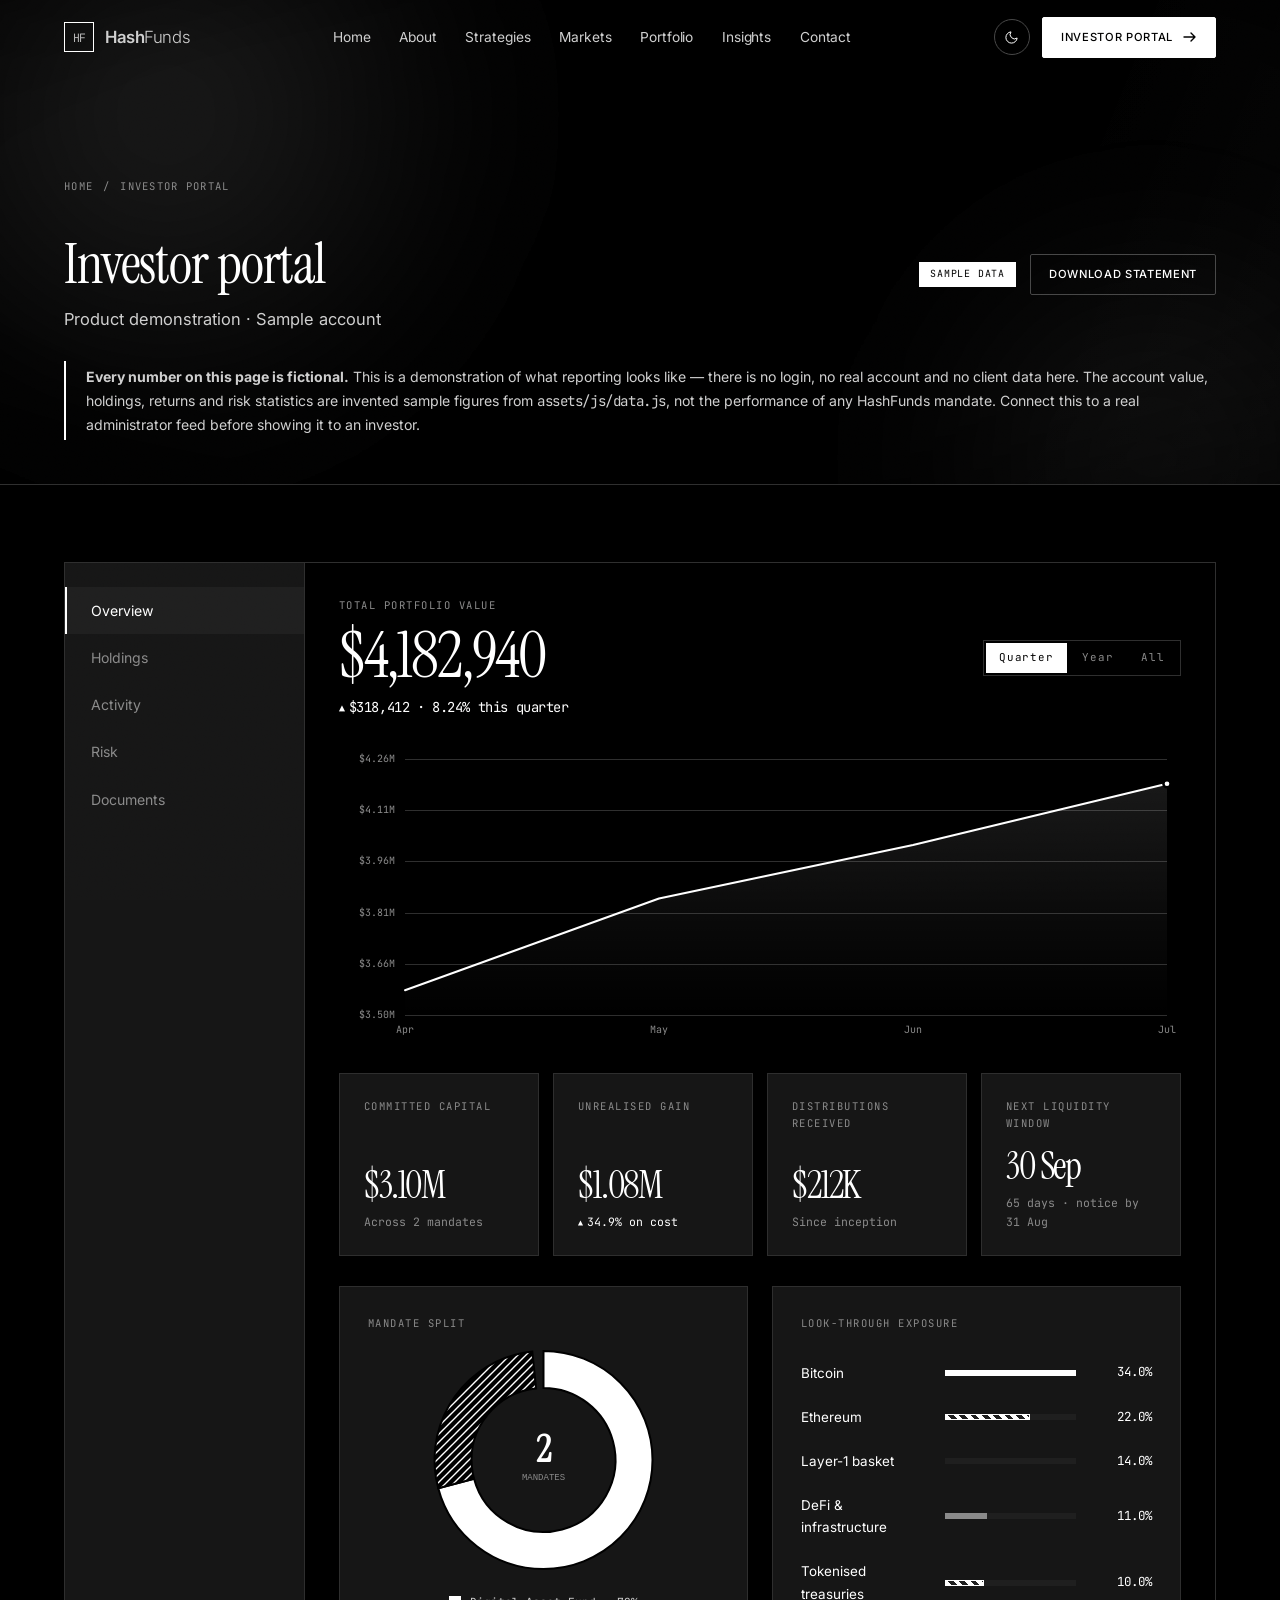
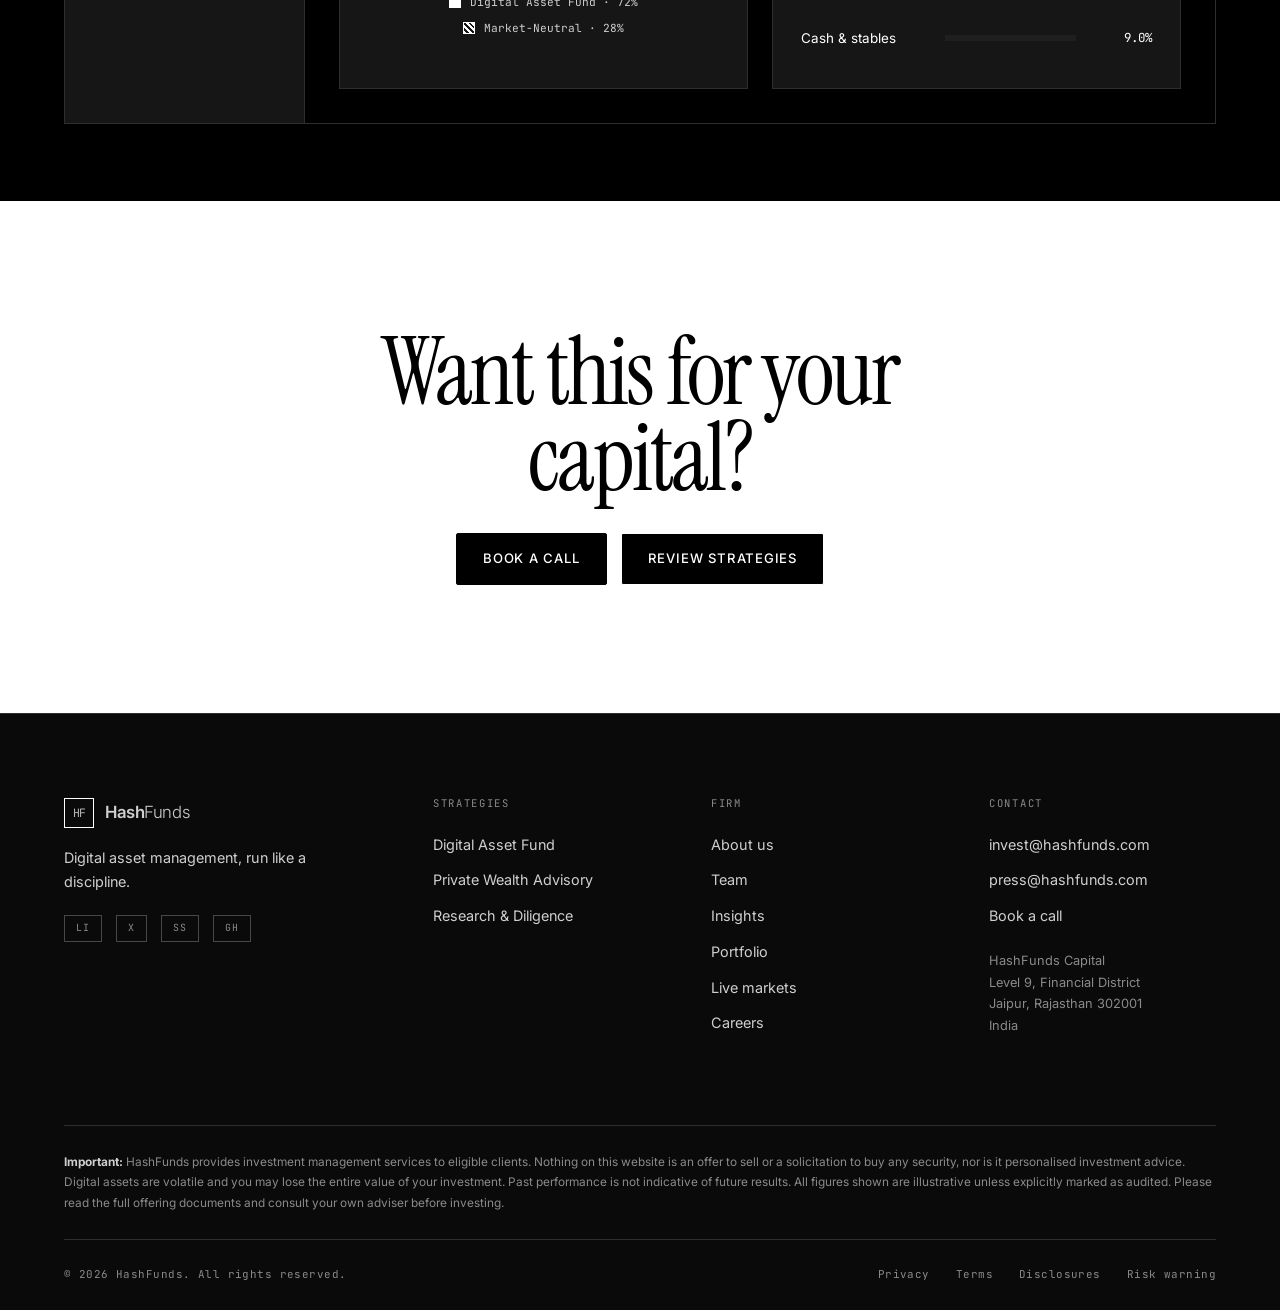
<file: dashboard.html>
<!DOCTYPE html>
<html lang="en" data-theme="dark">
<head>
<meta charset="utf-8">
<meta name="viewport" content="width=device-width, initial-scale=1">
<title>Investor Portal — HashFunds</title>
<meta name="description" content="A demonstration of the HashFunds investor portal: valuation, holdings, activity, risk and reporting in one place.">
<meta name="robots" content="noindex">
<link rel="icon" href="data:image/svg+xml,%3Csvg xmlns='http://www.w3.org/2000/svg' viewBox='0 0 32 32'%3E%3Crect width='32' height='32' fill='%23000'/%3E%3Ctext x='16' y='22' font-family='monospace' font-size='14' font-weight='700' fill='%23fff' text-anchor='middle'%3EHF%3C/text%3E%3C/svg%3E">
<link rel="preconnect" href="https://fonts.googleapis.com">
<link rel="preconnect" href="https://fonts.gstatic.com" crossorigin>
<link href="https://fonts.googleapis.com/css2?family=Instrument+Serif:ital@0;1&family=Inter:wght@300;400;500;600&family=JetBrains+Mono:wght@400;500;600&display=swap" rel="stylesheet">
<link rel="stylesheet" href="assets/css/style.css">
</head>
<body>

<div class="grain" aria-hidden="true"></div>
<a class="skip" href="#main">Skip to content</a>

<main id="main">

  <header class="page-hd" style="padding-bottom:clamp(28px,4vw,44px)">
    <div class="hairline-grid" aria-hidden="true"></div>
    <div class="wrap">
      <nav class="crumb" aria-label="Breadcrumb"><a href="index.html">Home</a><span>/</span><span>Investor portal</span></nav>
      <div class="flex between wrapf aic" style="gap:20px;margin-top:20px">
        <div>
          <h1 class="h1">Investor portal</h1>
          <p class="muted" style="margin-top:14px">Product demonstration · Sample account</p>
        </div>
        <div class="flex gap wrapf aic">
          <span class="pill solid">Sample data</span>
          <button class="btn btn-sm btn-ghost" id="dlBtn">Download statement</button>
        </div>
      </div>

      <div class="note" style="margin-top:28px;border-color:var(--ink)">
        <b>Every number on this page is fictional.</b> This is a demonstration of what reporting
        looks like — there is no login, no real account and no client data here. The account
        value, holdings, returns and risk statistics are invented sample figures from
        <span class="num">assets/js/data.js</span>, not the performance of any HashFunds mandate.
        Connect this to a real administrator feed before showing it to an investor.
      </div>
    </div>
  </header>

  <!-- ============================================================ SHELL -->
  <section class="section-tight">
    <div class="wrap">
      <div class="dash-grid" data-anim="fade">

        <aside class="dash-side">
          <nav class="dash-nav" aria-label="Portal sections" data-tabs="dashPanels">
            <a href="#" data-tab="overview" class="on">Overview</a>
            <a href="#" data-tab="holdings">Holdings</a>
            <a href="#" data-tab="activity">Activity</a>
            <a href="#" data-tab="risk">Risk</a>
            <a href="#" data-tab="docs">Documents</a>
          </nav>
        </aside>

        <div class="dash-main" id="dashPanels">

          <!-- ------------------------------------------------- OVERVIEW -->
          <div data-panel="overview" class="dash-panel on">
            <div class="flex between wrapf aic" style="gap:16px;margin-bottom:24px">
              <div>
                <div class="kpi-l">Total portfolio value</div>
                <div class="calc-big num" style="margin-top:10px">$4,182,940</div>
                <div class="num up delta" style="margin-top:8px;font-size:0.86rem">$318,412 · 8.24% this quarter</div>
              </div>
              <div class="seg" data-tabs="navRange">
                <button data-tab="q" class="on">Quarter</button>
                <button data-tab="y">Year</button>
                <button data-tab="all">All</button>
              </div>
            </div>

            <div class="chart-canvas" style="height:300px"><canvas id="navChart" role="img" aria-label="Account value over time"></canvas></div>

            <div class="grid g-4" style="gap:14px;margin-top:30px">
              <div class="kpi">
                <span class="kpi-l">Committed capital</span>
                <div><div class="kpi-v">$3.10M</div><div class="kpi-d dim">Across 2 mandates</div></div>
              </div>
              <div class="kpi">
                <span class="kpi-l">Unrealised gain</span>
                <div><div class="kpi-v">$1.08M</div><div class="kpi-d up delta">34.9% on cost</div></div>
              </div>
              <div class="kpi">
                <span class="kpi-l">Distributions received</span>
                <div><div class="kpi-v">$212K</div><div class="kpi-d dim">Since inception</div></div>
              </div>
              <div class="kpi">
                <span class="kpi-l">Next liquidity window</span>
                <div><div class="kpi-v">30 Sep</div><div class="kpi-d dim">65 days · notice by 31 Aug</div></div>
              </div>
            </div>

            <div class="grid" style="grid-template-columns:1fr 1fr;gap:24px;margin-top:30px">
              <div class="chart-box">
                <div class="kpi-l">Mandate split</div>
                <div class="chart-canvas" style="height:230px;margin-top:12px"><canvas id="mandateChart" role="img" aria-label="Split between mandates"></canvas></div>
                <div class="legend" style="justify-content:center">
                  <span class="legend-i"><span class="legend-sw" style="background:var(--ink)"></span>Digital Asset Fund · 72%</span>
                  <span class="legend-i"><span class="legend-sw" style="background:repeating-linear-gradient(45deg,var(--ink) 0 2px,transparent 2px 4px)"></span>Market-Neutral · 28%</span>
                </div>
              </div>
              <div class="chart-box">
                <div class="kpi-l">Look-through exposure</div>
                <div style="margin-top:18px" data-render="allocation"></div>
              </div>
            </div>
          </div>

          <!-- ------------------------------------------------- HOLDINGS -->
          <div data-panel="holdings" class="dash-panel">
            <div class="flex between wrapf aic" style="gap:16px;margin-bottom:20px">
              <div>
                <h2 class="h2">Look-through holdings</h2>
                <p class="muted" style="margin-top:10px;font-size:0.9rem">Your pro-rata share of every position the funds hold.</p>
              </div>
              <span class="pill">10 positions</span>
            </div>
            <div class="tbl-wrap">
              <table class="tbl" data-render="holdings">
                <caption class="sr">Look-through holdings</caption>
                <thead>
                  <tr>
                    <th scope="col">Asset</th>
                    <th scope="col" class="t-r">Weight</th>
                    <th scope="col" class="t-r">Δ week</th>
                    <th scope="col" class="t-r">Last price</th>
                    <th scope="col" class="t-r">Return since entry</th>
                  </tr>
                </thead>
                <tbody></tbody>
              </table>
            </div>
            <div class="grid g-3" style="gap:14px;margin-top:24px">
              <div class="kpi"><span class="kpi-l">Largest position</span><div><div class="kpi-v">BTC</div><div class="kpi-d dim">34.0% of book</div></div></div>
              <div class="kpi"><span class="kpi-l">Cash &amp; equivalents</span><div><div class="kpi-v">19.0%</div><div class="kpi-d dim">Incl. tokenised T-bills</div></div></div>
              <div class="kpi"><span class="kpi-l">Positions in profit</span><div><div class="kpi-v">7 / 10</div><div class="kpi-d up delta">Since entry</div></div></div>
            </div>
          </div>

          <!-- ------------------------------------------------- ACTIVITY -->
          <div data-panel="activity" class="dash-panel">
            <div class="flex between wrapf aic" style="gap:16px;margin-bottom:20px">
              <div>
                <h2 class="h2">Account activity</h2>
                <p class="muted" style="margin-top:10px;font-size:0.9rem">Reconciled daily against the custodian record.</p>
              </div>
              <div class="field" style="min-width:min(240px,100%)">
                <label for="txSearch">Filter</label>
                <input class="inp" id="txSearch" type="search" placeholder="Asset or type…">
              </div>
            </div>
            <div class="tbl-wrap">
              <table class="tbl" data-render="transactions" id="txTable">
                <caption class="sr">Recent account transactions</caption>
                <thead>
                  <tr>
                    <th scope="col">Date</th>
                    <th scope="col">Type</th>
                    <th scope="col">Asset</th>
                    <th scope="col" class="t-r">Quantity</th>
                    <th scope="col" class="t-r">Value</th>
                    <th scope="col" class="t-r">Status</th>
                  </tr>
                </thead>
                <tbody></tbody>
              </table>
            </div>
          </div>

          <!-- ----------------------------------------------------- RISK -->
          <div data-panel="risk" class="dash-panel">
            <h2 class="h2">Risk profile</h2>
            <p class="muted" style="margin-top:10px;font-size:0.9rem;max-width:60ch">
              Position-level risk aggregated to your account. Limits are enforced by system;
              a breach triggers de-risking before the committee is convened.
            </p>
            <div class="metric-strip" style="margin-top:26px" data-render="riskMetrics"></div>

            <div class="grid" style="grid-template-columns:1fr 1fr;gap:24px;margin-top:30px">
              <div class="chart-box">
                <div class="kpi-l">Monthly returns</div>
                <div class="chart-canvas" style="height:250px;margin-top:14px"><canvas id="riskBars" role="img" aria-label="Monthly return distribution"></canvas></div>
              </div>
              <div class="chart-box">
                <div class="kpi-l">Limit utilisation</div>
                <div style="margin-top:20px">
                  <div class="bar-row"><span class="bl">Single position</span><span class="bar-track"><span class="bar-fill" data-w="68"></span></span><span class="bv">68%</span></div>
                  <div class="bar-row"><span class="bl">Venue exposure</span><span class="bar-track"><span class="bar-fill hatch" data-w="41"></span></span><span class="bv">41%</span></div>
                  <div class="bar-row"><span class="bl">Illiquid sleeve</span><span class="bar-track"><span class="bar-fill dots" data-w="23"></span></span><span class="bv">23%</span></div>
                  <div class="bar-row"><span class="bl">Leverage</span><span class="bar-track"><span class="bar-fill half" data-w="0"></span></span><span class="bv">0%</span></div>
                  <div class="bar-row"><span class="bl">Drawdown budget</span><span class="bar-track"><span class="bar-fill" data-w="34"></span></span><span class="bv">34%</span></div>
                </div>
                <p class="dim" style="font-size:0.74rem;margin-top:20px">
                  Percentage of each hard limit currently consumed. Nothing above 80% without
                  written committee sign-off.
                </p>
              </div>
            </div>
          </div>

          <!-- ------------------------------------------------------ DOCS -->
          <div data-panel="docs" class="dash-panel">
            <h2 class="h2">Documents</h2>
            <p class="muted" style="margin-top:10px;font-size:0.9rem">Statements, letters and tax packs. Retained for seven years.</p>
            <div class="big-list" style="margin-top:26px" id="docList"></div>
            <p class="dim" style="font-size:0.74rem;margin-top:20px">
              Placeholder entries. Wire these to your document store — the download buttons are inert.
            </p>
          </div>

        </div>
      </div>
    </div>
  </section>

  <!-- ============================================================== CTA -->
  <section class="section invert">
    <div class="wrap center">
      <h2 class="display" style="max-width:16ch;margin-inline:auto" data-anim>Want this for your capital?</h2>
      <div class="flex gap wrapf" style="justify-content:center;margin-top:32px" data-anim>
        <a class="btn" href="contact.html" data-magnet>Book a call</a>
        <a class="btn btn-ghost" style="border-color:currentColor" href="strategies.html">Review strategies</a>
      </div>
    </div>
  </section>

</main>

<script src="assets/js/data.js"></script>
<script src="assets/js/charts.js"></script>
<script src="assets/js/render.js"></script>
<script src="assets/js/app.js"></script>
<script>
(function () {
  /* Account value series (illustrative) --------------------------------- */
  var base = HF.perf.fund.map(function (v) { return Math.round(v * 22500); });
  var labels = HF.perfLabels;

  var nav = HFChart.line(document.getElementById("navChart"), {
    labels: labels.slice(-4), series: [{ name: "Value", data: base.slice(-4), style: "solid", format: usd }],
    pad: { t: 16, r: 14, b: 28, l: 66 },
    yFormat: function (v) { return "$" + (v / 1e6).toFixed(2) + "M"; }
  });

  function usd(n) { return "$" + Math.round(n).toLocaleString("en-US"); }

  document.addEventListener("hf:tab", function (e) {
    var d = e.detail, slice;
    if (d === "q") slice = 4;
    else if (d === "y") slice = 12;
    else if (d === "all") slice = base.length;
    else return;
    nav.update([{ name: "Value", data: base.slice(-slice), style: "solid", format: usd }], labels.slice(-slice));
  });

  /* Mandate donut ------------------------------------------------------- */
  HFChart.donut(document.getElementById("mandateChart"), {
    data: [{ k: "Digital Asset Fund", v: 72, pattern: "solid" }, { k: "Market-Neutral Yield", v: 28, pattern: "hatch" }],
    center: { v: "2", l: "mandates" }
  });

  /* Monthly return bars ------------------------------------------------- */
  var f = HF.perf.fund, m = [], vals = [];
  for (var i = 1; i < f.length; i++) {
    m.push(HF.perfLabels[i]);
    vals.push(parseFloat((((f[i] - f[i - 1]) / f[i - 1]) * 100).toFixed(1)));
  }
  HFChart.bars(document.getElementById("riskBars"), {
    labels: m, data: vals, yFormat: function (v) { return v.toFixed(0) + "%"; }
  });

  /* Documents ----------------------------------------------------------- */
  var docs = [
    ["Q2 2026 investor letter", "PDF · 412 KB", "12 Jul 2026"],
    ["June 2026 account statement", "PDF · 188 KB", "03 Jul 2026"],
    ["Q1 2026 investor letter", "PDF · 396 KB", "11 Apr 2026"],
    ["2025 annual audited accounts", "PDF · 1.2 MB", "28 Feb 2026"],
    ["2025 tax reporting pack", "PDF · 640 KB", "15 Feb 2026"],
    ["Subscription agreement", "PDF · 820 KB", "04 Mar 2024"]
  ];
  document.getElementById("docList").innerHTML = docs.map(function (d) {
    return '<div class="li"><div><div class="lt">' + d[0] + "</div>" +
      '<div class="dim num" style="font-size:0.72rem;margin-top:6px">' + d[1] + " · " + d[2] + "</div></div>" +
      '<button class="btn btn-sm btn-ghost" data-doc="' + d[0] + '">Download</button></div>';
  }).join("");

  document.getElementById("docList").addEventListener("click", function (e) {
    var b = e.target.closest("[data-doc]");
    if (b) window.hfToast("Demo only — “" + b.dataset.doc + "” is not a real file.");
  });
  document.getElementById("dlBtn").addEventListener("click", function () {
    window.hfToast("Demo only — connect this to your reporting feed.");
  });

  /* Activity filter ----------------------------------------------------- */
  document.getElementById("txSearch").addEventListener("input", function (e) {
    var q = e.target.value.trim().toLowerCase();
    Array.prototype.forEach.call(document.querySelectorAll("#txTable tbody tr"), function (r) {
      r.style.display = !q || r.textContent.toLowerCase().indexOf(q) > -1 ? "" : "none";
    });
  });

  /* Panel switching must not jump the page. */
  document.querySelectorAll(".dash-nav a").forEach(function (a) {
    a.addEventListener("click", function (e) { e.preventDefault(); });
  });
})();
</script>
</body>
</html>
</file>
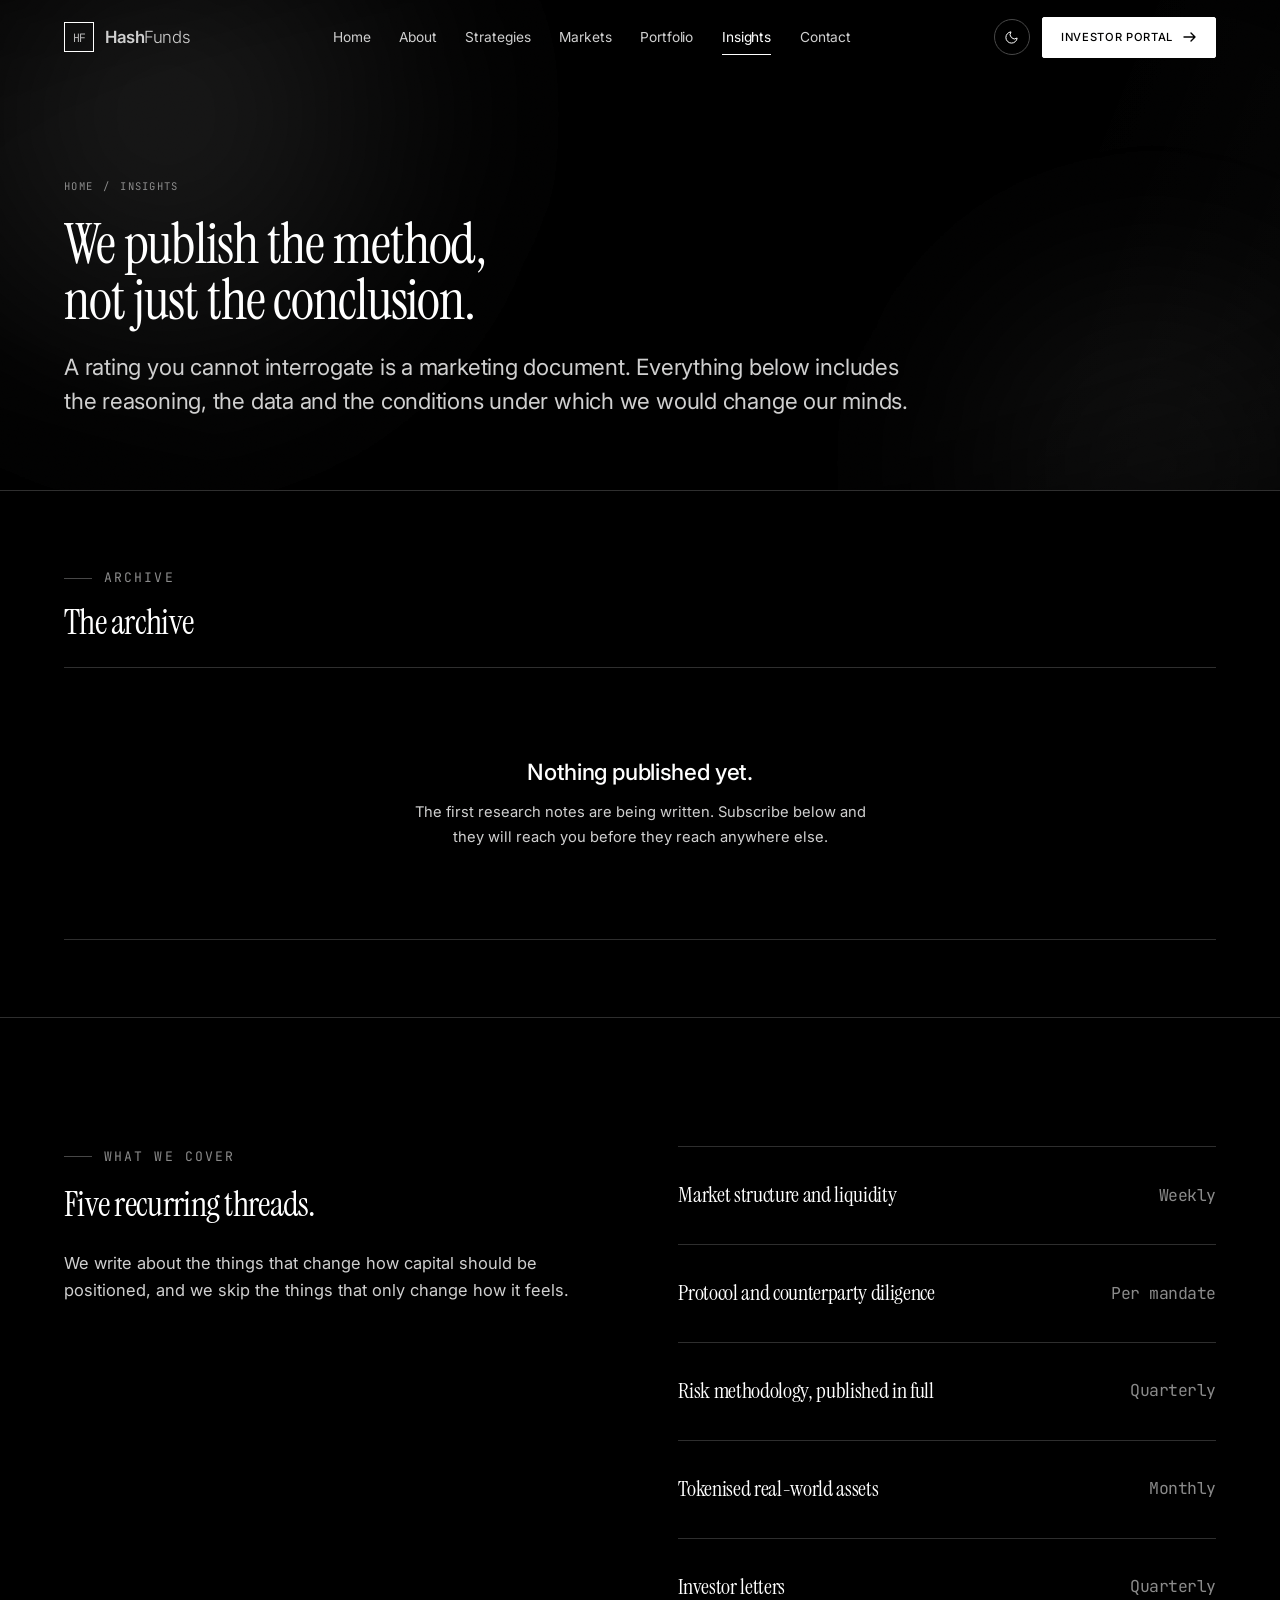
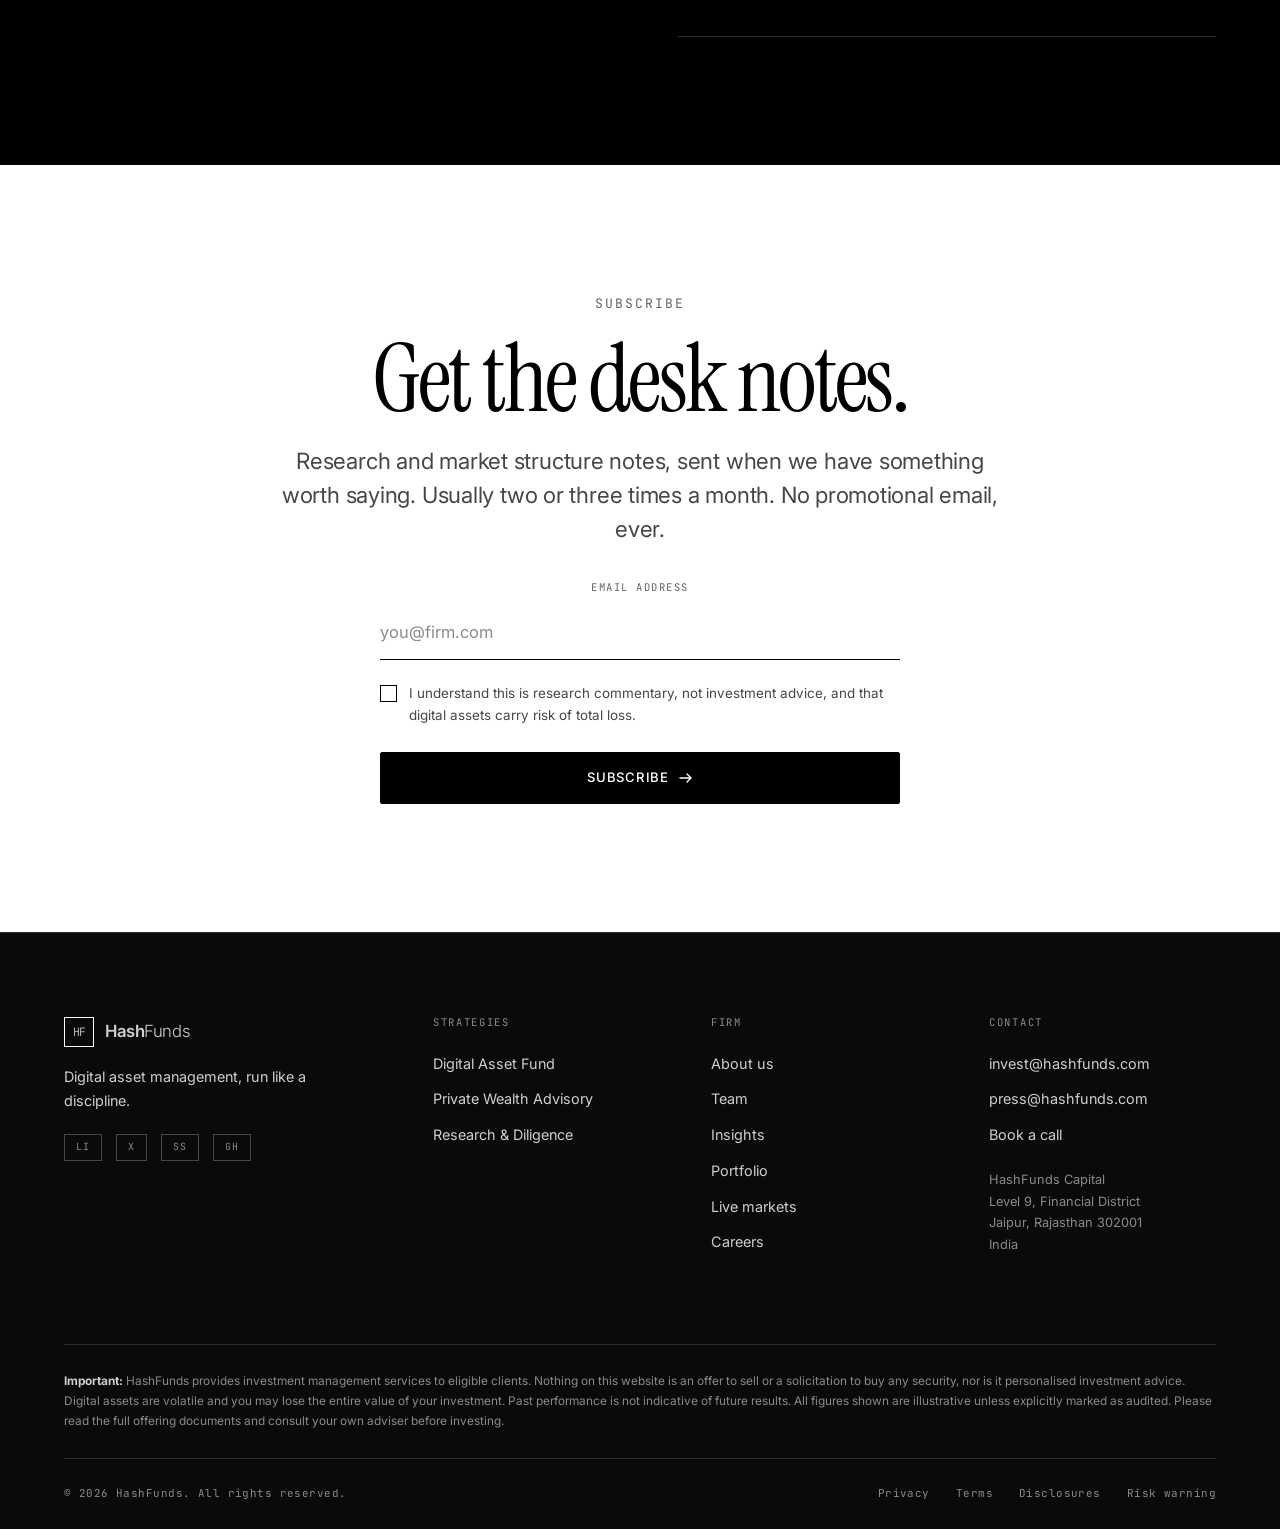
<file: insights.html>
<!DOCTYPE html>
<html lang="en" data-theme="dark">
<head>
<meta charset="utf-8">
<meta name="viewport" content="width=device-width, initial-scale=1">
<title>Insights — HashFunds</title>
<meta name="description" content="Research, market structure notes, risk methodology and quarterly letters from the HashFunds desk. We publish the method alongside the conclusion.">
<link rel="icon" href="data:image/svg+xml,%3Csvg xmlns='http://www.w3.org/2000/svg' viewBox='0 0 32 32'%3E%3Crect width='32' height='32' fill='%23000'/%3E%3Ctext x='16' y='22' font-family='monospace' font-size='14' font-weight='700' fill='%23fff' text-anchor='middle'%3EHF%3C/text%3E%3C/svg%3E">
<link rel="preconnect" href="https://fonts.googleapis.com">
<link rel="preconnect" href="https://fonts.gstatic.com" crossorigin>
<link href="https://fonts.googleapis.com/css2?family=Instrument+Serif:ital@0;1&family=Inter:wght@300;400;500;600&family=JetBrains+Mono:wght@400;500;600&display=swap" rel="stylesheet">
<link rel="stylesheet" href="assets/css/style.css">
</head>
<body>

<div class="grain" aria-hidden="true"></div>
<a class="skip" href="#main">Skip to content</a>

<main id="main">

  <header class="page-hd">
    <div class="hairline-grid" aria-hidden="true"></div>
    <div class="wrap">
      <nav class="crumb" aria-label="Breadcrumb"><a href="index.html">Home</a><span>/</span><span>Insights</span></nav>
      <h1 class="h1" data-reveal>We publish the method,<br>not just the conclusion.</h1>
      <p class="lede">
        A rating you cannot interrogate is a marketing document. Everything below includes the
        reasoning, the data and the conditions under which we would change our minds.
      </p>
    </div>
  </header>

  <!-- ========================================================= FEATURED -->
  <section class="section-tight">
    <div class="wrap">
      <article class="split" data-anim style="align-items:end;padding-bottom:clamp(30px,4vw,50px);border-bottom:1px solid var(--line)">
        <div>
          <span class="pill solid">Featured</span>
          <h2 class="h2" style="margin-top:20px;max-width:18ch" id="featTitle">—</h2>
          <p class="lede" style="margin-top:18px" id="featEx">—</p>
          <div class="flex gap wrapf aic mt">
            <span class="tag" id="featCat">—</span>
            <span class="dim num" style="font-size:0.72rem" id="featMeta">—</span>
          </div>
          <a class="btn mt" href="#latest">Read the piece
            <svg class="arw" width="14" height="14" viewBox="0 0 14 14" fill="none"><path d="M1 7h11M8 3l4 4-4 4" stroke="currentColor" stroke-width="1.4" stroke-linecap="round" stroke-linejoin="round"/></svg>
          </a>
        </div>
        <div>
          <div class="chart-box">
            <div class="kpi-l">Chart accompanying this piece</div>
            <div class="chart-canvas" style="height:250px;margin-top:16px"><canvas id="featChart" role="img" aria-label="Chart accompanying the featured article"></canvas></div>
            <p class="dim" style="font-size:0.72rem;margin-top:12px">Perpetual funding rate proxy, indexed. Illustrative.</p>
          </div>
        </div>
      </article>
    </div>
  </section>

  <!-- =========================================================== ARCHIVE -->
  <section class="section-tight" id="latest">
    <div class="wrap">
      <div class="section-hd flex between wrapf aic" style="gap:20px;margin-bottom:26px">
        <div>
          <div class="eyebrow">Archive</div>
          <h2 class="h2" style="margin-top:14px"><span class="num" data-count-posts>08</span> pieces</h2>
        </div>
        <div class="field" style="min-width:min(280px,100%)">
          <label for="postSearch">Search the archive</label>
          <input class="inp" id="postSearch" type="search" placeholder="Search titles and summaries…" autocomplete="off">
        </div>
      </div>

      <div class="flex gap wrapf" style="margin-bottom:12px" data-render="insightFilters"></div>

      <div data-render="insights"></div>

      <p class="dim center" id="noResults" style="display:none;padding:50px 0">
        Nothing matches that search. Try a broader term.
      </p>
    </div>
  </section>

  <!-- ========================================================== TOPICS -->
  <section class="section" style="border-top:1px solid var(--line)">
    <div class="wrap">
      <div class="split" style="align-items:start">
        <div data-anim="left">
          <div class="eyebrow">What we cover</div>
          <h2 class="h2" style="margin-top:18px">Five recurring threads.</h2>
          <p class="muted mt">
            We write about the things that change how capital should be positioned, and we
            skip the things that only change how it feels.
          </p>
        </div>
        <div data-anim="right">
          <div class="big-list">
            <div class="li"><span class="lt">Market structure and liquidity</span><span class="dim num">Weekly</span></div>
            <div class="li"><span class="lt">Protocol and counterparty diligence</span><span class="dim num">Per mandate</span></div>
            <div class="li"><span class="lt">Risk methodology, published in full</span><span class="dim num">Quarterly</span></div>
            <div class="li"><span class="lt">Tokenised real-world assets</span><span class="dim num">Monthly</span></div>
            <div class="li"><span class="lt">Investor letters</span><span class="dim num">Quarterly</span></div>
          </div>
        </div>
      </div>
    </div>
  </section>

  <!-- ======================================================= NEWSLETTER -->
  <section class="section invert">
    <div class="wrap wrap-narrow center">
      <div class="eyebrow no-rule" style="justify-content:center;color:inherit;opacity:0.6" data-anim="fade">Subscribe</div>
      <h2 class="display" style="margin-top:22px;max-width:14ch;margin-inline:auto" data-anim>Get the desk notes.</h2>
      <p class="lede" style="margin-top:22px;color:inherit;opacity:0.72" data-anim>
        Research and market structure notes, sent when we have something worth saying. Usually
        two or three times a month. No promotional email, ever.
      </p>
      <form data-form data-subject="New subscriber — hashfunds.com" data-success="Subscribed. You'll get the next desk note." style="margin-top:34px;max-width:520px;margin-inline:auto" data-anim>
        <div class="field">
          <label for="subEmail" style="color:inherit;opacity:0.6">Email address</label>
          <input class="inp" id="subEmail" name="email" type="email" required placeholder="you@firm.com" style="border-color:currentColor">
          <span class="field-err">Enter a valid email address.</span>
        </div>
        <label class="check" style="margin-top:22px;text-align:left">
          <input type="checkbox" name="consent">
          <span class="box" style="border-color:currentColor"></span>
          <span class="t" style="color:inherit;opacity:0.72">
            I understand this is research commentary, not investment advice, and that digital
            assets carry risk of total loss.
          </span>
        </label>
        <button class="btn btn-block" type="submit" style="margin-top:26px">Subscribe
          <svg class="arw" width="14" height="14" viewBox="0 0 14 14" fill="none"><path d="M1 7h11M8 3l4 4-4 4" stroke="currentColor" stroke-width="1.4" stroke-linecap="round" stroke-linejoin="round"/></svg>
        </button>
      </form>
    </div>
  </section>

</main>

<script src="assets/js/data.js"></script>
<script src="assets/js/charts.js"></script>
<script src="assets/js/render.js"></script>
<script src="assets/js/app.js"></script>
<script>
(function () {
  var counter = document.querySelector("[data-count-posts]");
  counter.textContent = String(HF.insights.length).padStart(2, "0");

  /* With nothing published, drop the featured block and the search box —
     the archive host renders its own "nothing yet" state. */
  if (!HF.insights.length) {
    document.getElementById("featTitle").closest("section").style.display = "none";
    document.getElementById("postSearch").closest(".field").style.display = "none";
    counter.closest(".h2").textContent = "The archive";
    return;
  }

  /* Featured piece = most recent ---------------------------------------- */
  var f = HF.insights[0];
  document.getElementById("featTitle").textContent = f.t;
  document.getElementById("featEx").textContent = f.x;
  document.getElementById("featCat").textContent = f.c;
  document.getElementById("featMeta").textContent = HFRender.fmtDate(f.d) + " · " + f.r + " min read";

  HFChart.line(document.getElementById("featChart"), {
    labels: ["W-12","W-10","W-8","W-6","W-4","W-2","Now"],
    series: [
      { name: "Funding proxy", data: [100, 94, 88, 79, 72, 68, 64], style: "solid" },
      { name: "2-year median", data: [86, 86, 86, 86, 86, 86, 86], style: "dash" }
    ],
    pad: { t: 14, r: 12, b: 26, l: 46 }, grid: 4,
    yFormat: function (v) { return v.toFixed(0); }
  });

  /* Archive search — combines with the category filter chips ------------ */
  var search = document.getElementById("postSearch");
  var empty = document.getElementById("noResults");

  function apply() {
    var q = search.value.trim().toLowerCase();
    var active = document.querySelector("[data-filter].on");
    var cat = active ? active.dataset.filter : "All";
    var shown = 0;
    Array.prototype.forEach.call(document.querySelectorAll(".post"), function (p) {
      var text = p.textContent.toLowerCase();
      var ok = (cat === "All" || p.dataset.cat === cat) && (!q || text.indexOf(q) > -1);
      p.style.display = ok ? "" : "none";
      if (ok) shown++;
    });
    document.querySelector("[data-count-posts]").textContent = String(shown).padStart(2, "0");
    empty.style.display = shown ? "none" : "block";
  }

  search.addEventListener("input", apply);
  document.querySelector("[data-render='insightFilters']").addEventListener("click", function () {
    setTimeout(apply, 0);
  });
})();
</script>
</body>
</html>
</file>
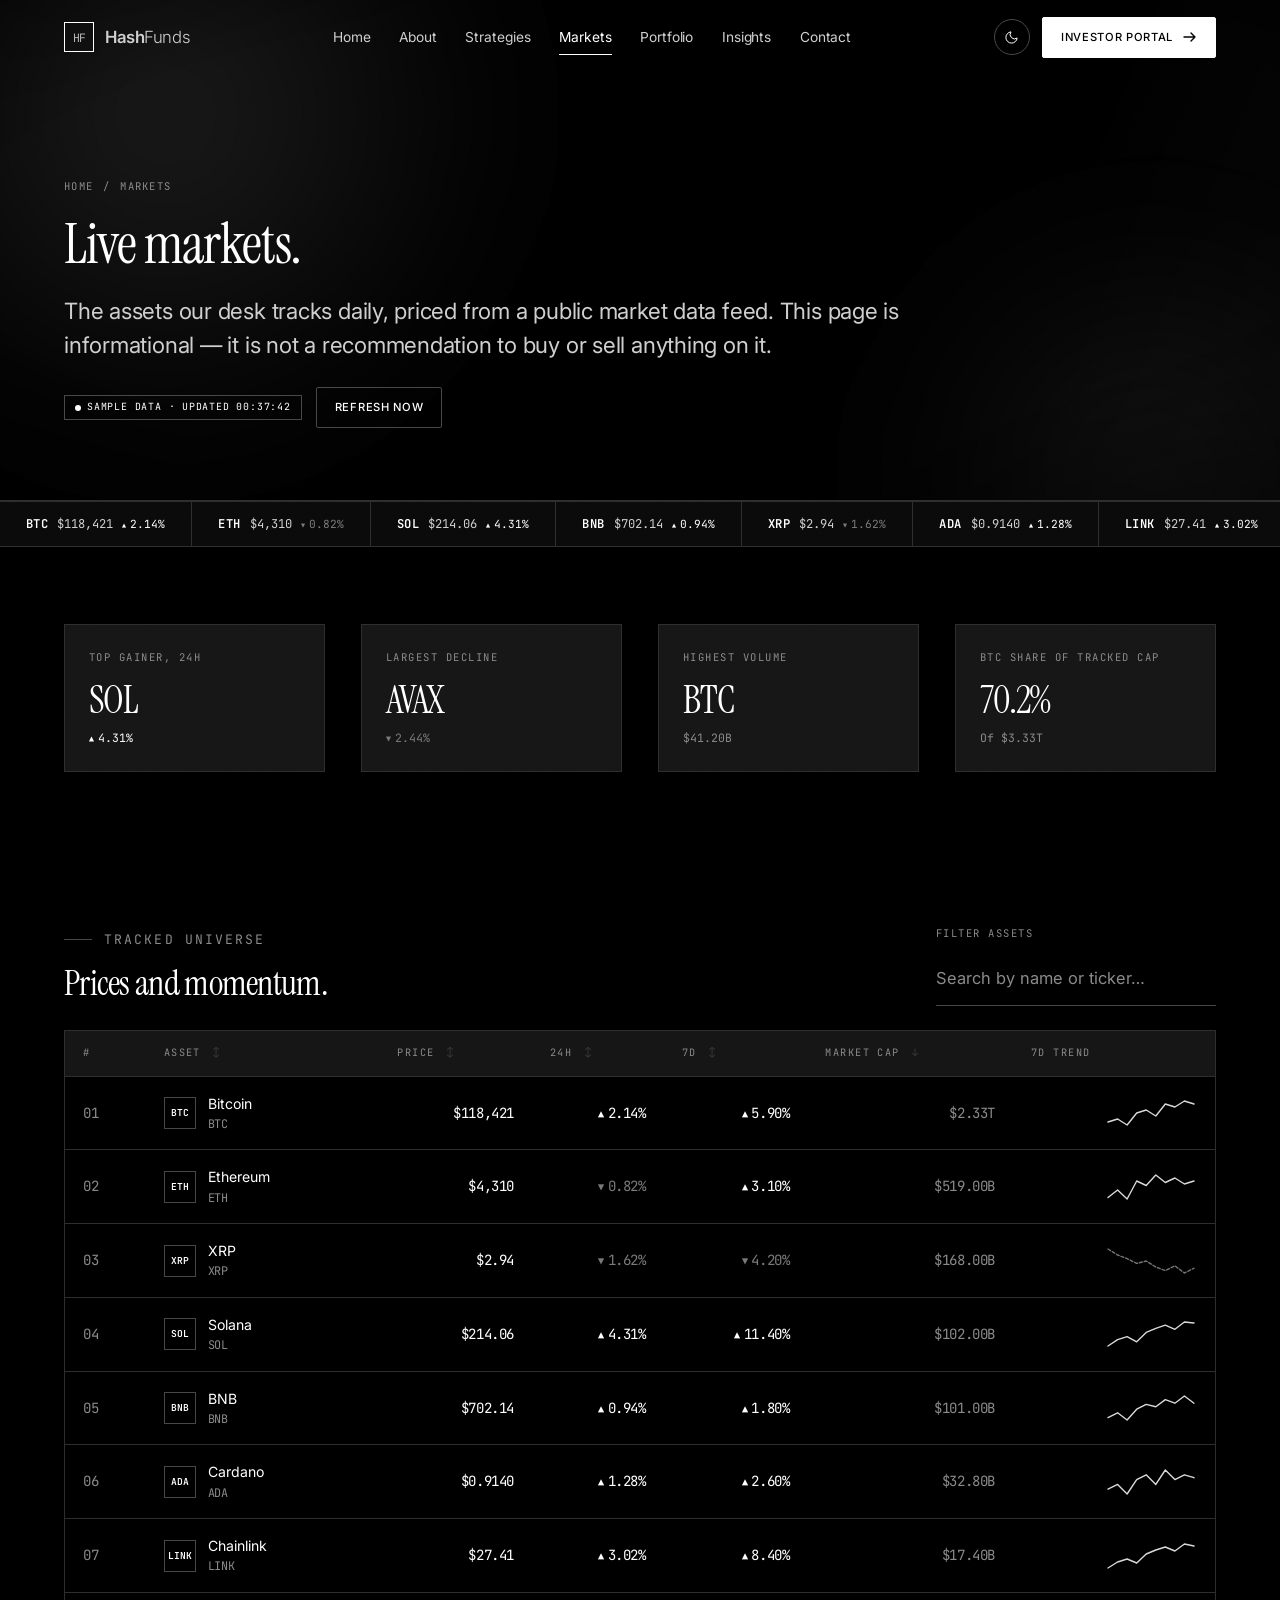
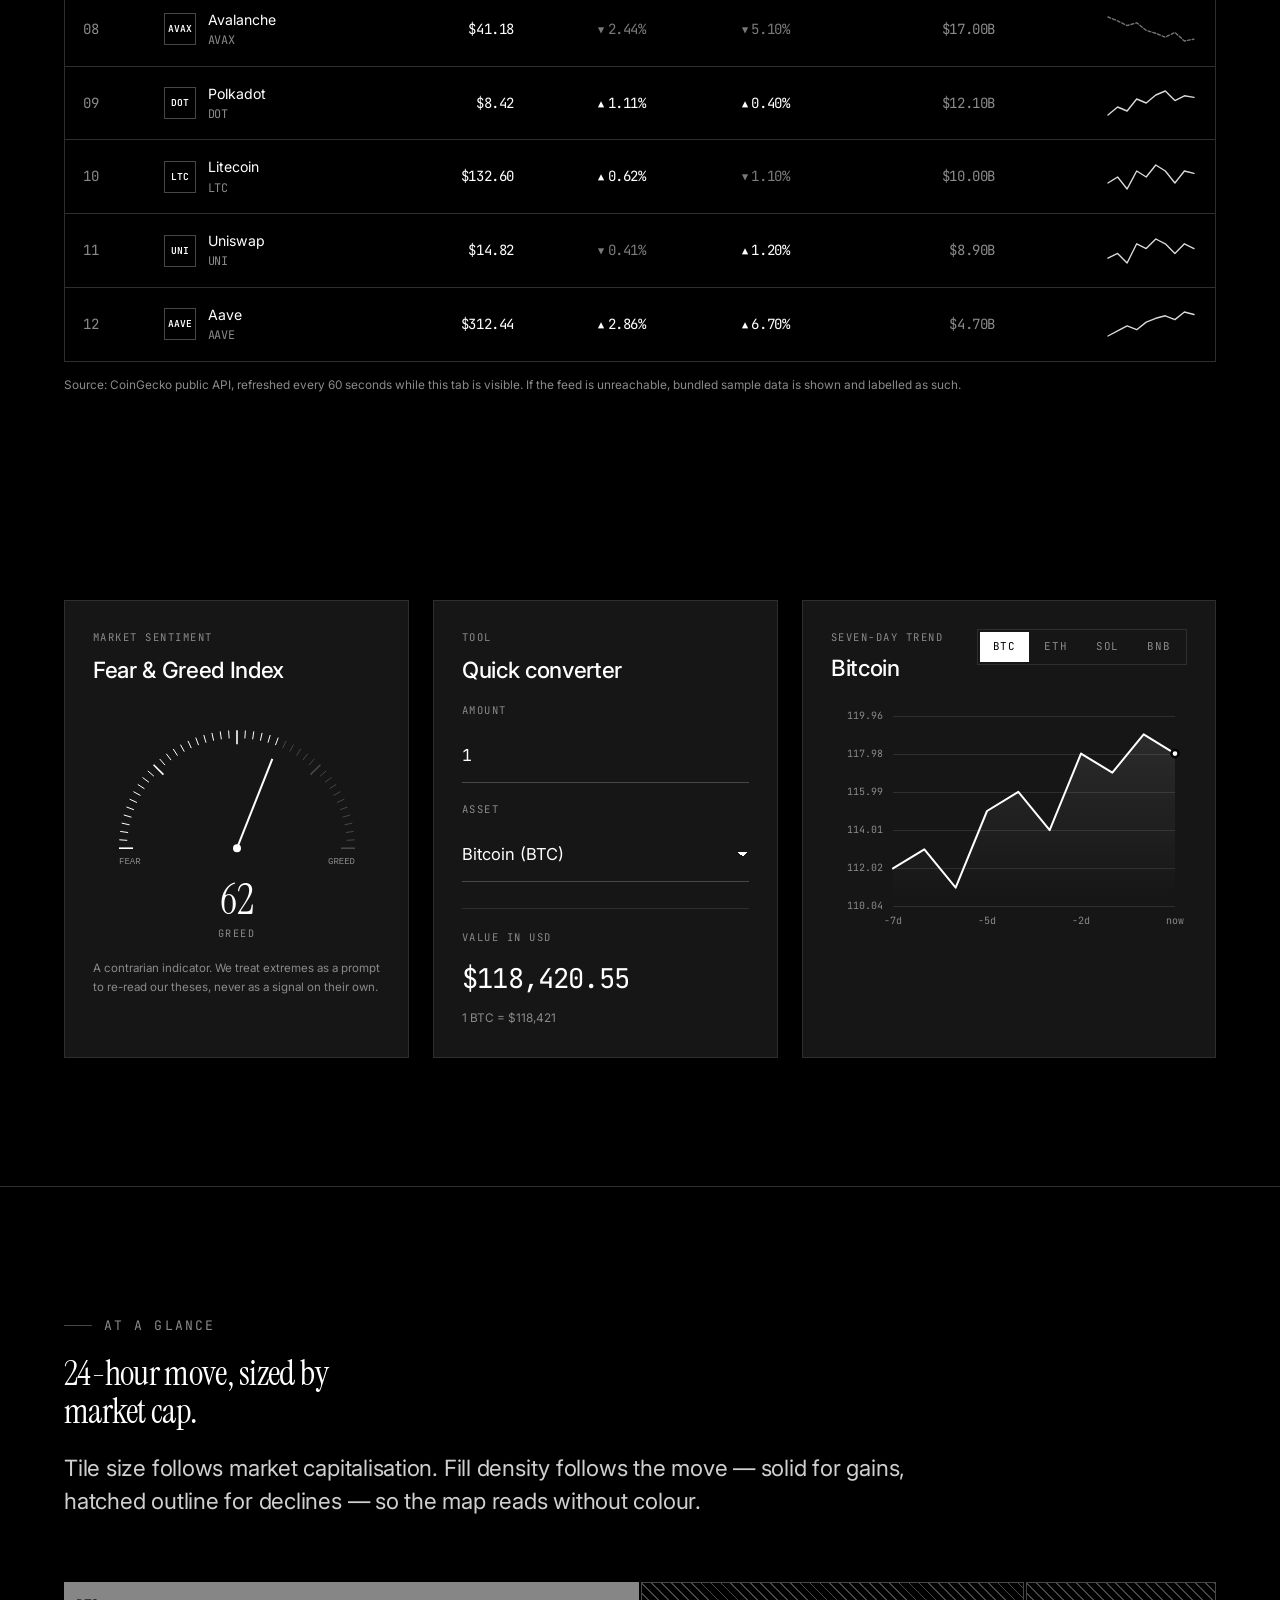
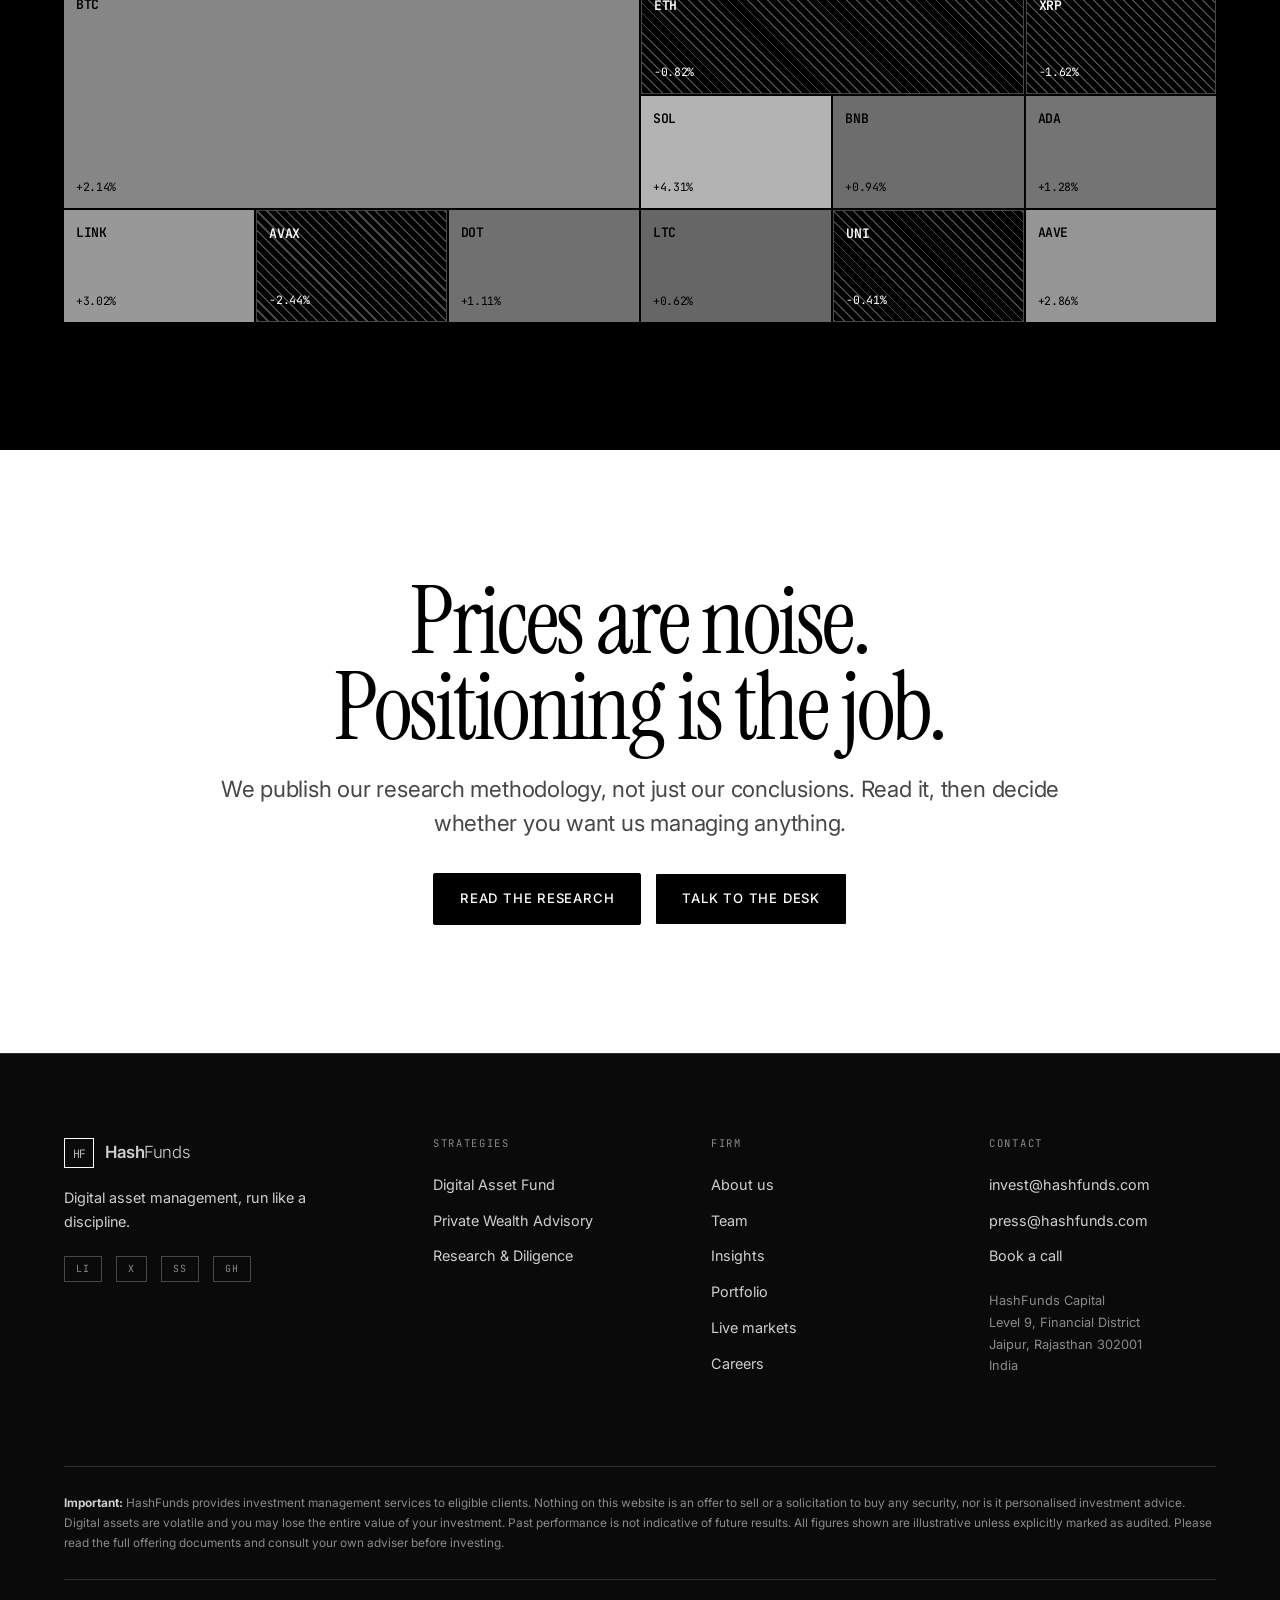
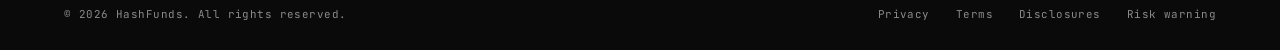
<file: markets.html>
<!DOCTYPE html>
<html lang="en" data-theme="dark">
<head>
<meta charset="utf-8">
<meta name="viewport" content="width=device-width, initial-scale=1">
<title>Markets — HashFunds</title>
<meta name="description" content="Live digital asset prices, 24-hour and 7-day moves, market capitalisation and sentiment, tracked by the HashFunds research desk.">
<link rel="icon" href="data:image/svg+xml,%3Csvg xmlns='http://www.w3.org/2000/svg' viewBox='0 0 32 32'%3E%3Crect width='32' height='32' fill='%23000'/%3E%3Ctext x='16' y='22' font-family='monospace' font-size='14' font-weight='700' fill='%23fff' text-anchor='middle'%3EHF%3C/text%3E%3C/svg%3E">
<link rel="preconnect" href="https://fonts.googleapis.com">
<link rel="preconnect" href="https://fonts.gstatic.com" crossorigin>
<link href="https://fonts.googleapis.com/css2?family=Instrument+Serif:ital@0;1&family=Inter:wght@300;400;500;600&family=JetBrains+Mono:wght@400;500;600&display=swap" rel="stylesheet">
<link rel="stylesheet" href="assets/css/style.css">
</head>
<body>

<div class="grain" aria-hidden="true"></div>
<a class="skip" href="#main">Skip to content</a>

<main id="main">

  <header class="page-hd">
    <div class="hairline-grid" aria-hidden="true"></div>
    <div class="wrap">
      <nav class="crumb" aria-label="Breadcrumb"><a href="index.html">Home</a><span>/</span><span>Markets</span></nav>
      <h1 class="h1" data-reveal>Live markets.</h1>
      <p class="lede">
        The assets our desk tracks daily, priced from a public market data feed. This page is
        informational — it is not a recommendation to buy or sell anything on it.
      </p>
      <div class="flex gap wrapf aic mt">
        <span class="pill"><span class="live-dot"></span><span data-stamp>Connecting…</span></span>
        <button class="btn btn-sm btn-ghost" data-refresh>Refresh now</button>
      </div>
    </div>
  </header>

  <div class="ticker" data-ticker aria-label="Live market prices">
    <div class="ticker-track"></div>
  </div>

  <!-- ======================================================= HIGHLIGHTS -->
  <section class="section-tight">
    <div class="wrap">
      <div class="grid g-4" data-highlights data-anim="fade"></div>
    </div>
  </section>

  <!-- ============================================================ TABLE -->
  <section class="section-tight">
    <div class="wrap">
      <div class="section-hd flex between wrapf aic" style="gap:18px;margin-bottom:24px">
        <div>
          <div class="eyebrow">Tracked universe</div>
          <h2 class="h2" style="margin-top:14px">Prices and momentum.</h2>
        </div>
        <div class="field" style="min-width:min(280px,100%)">
          <label for="mktSearch">Filter assets</label>
          <input class="inp" id="mktSearch" type="search" placeholder="Search by name or ticker…" autocomplete="off">
        </div>
      </div>

      <div class="tbl-wrap" data-market-table data-anim="fade">
        <table class="tbl">
          <caption class="sr">Live digital asset market data. Column headers are sortable.</caption>
          <thead>
            <tr>
              <th scope="col">#</th>
              <th scope="col" class="sortable" data-key="name">Asset <span class="caret">↕</span></th>
              <th scope="col" class="sortable t-r" data-key="price">Price <span class="caret">↕</span></th>
              <th scope="col" class="sortable t-r" data-key="ch24">24h <span class="caret">↕</span></th>
              <th scope="col" class="sortable t-r" data-key="ch7">7d <span class="caret">↕</span></th>
              <th scope="col" class="sortable t-r" data-key="cap">Market cap <span class="caret">↓</span></th>
              <th scope="col" class="t-r">7d trend</th>
            </tr>
          </thead>
          <tbody>
            <tr><td colspan="7" style="padding:48px;text-align:center" class="dim">Loading market data…</td></tr>
          </tbody>
        </table>
      </div>
      <p class="dim" style="font-size:0.74rem;margin-top:14px">
        Source: CoinGecko public API, refreshed every 60 seconds while this tab is visible.
        If the feed is unreachable, bundled sample data is shown and labelled as such.
      </p>
    </div>
  </section>

  <!-- ============================================ SENTIMENT + CONVERTER -->
  <section class="section">
    <div class="wrap">
      <div class="grid" style="grid-template-columns:1fr 1fr 1.2fr;gap:24px">

        <div class="chart-box" data-anim>
          <div class="kpi-l">Market sentiment</div>
          <h3 class="h3" style="margin:10px 0 18px">Fear &amp; Greed Index</h3>
          <div class="fear-gauge">
            <div class="chart-canvas" style="height:170px"><canvas id="fearGauge" role="img" aria-label="Fear and greed gauge"></canvas></div>
          </div>
          <div class="center" style="margin-top:8px">
            <div class="fear-n" id="fearNum">—</div>
            <div class="fear-l" id="fearLabel">Loading</div>
          </div>
          <p class="dim" style="font-size:0.72rem;margin-top:16px">
            A contrarian indicator. We treat extremes as a prompt to re-read our theses, never as a signal on their own.
          </p>
        </div>

        <div class="chart-box" data-anim style="--d:0.08s">
          <div class="kpi-l">Tool</div>
          <h3 class="h3" style="margin:10px 0 18px">Quick converter</h3>
          <div class="field">
            <label for="convAmt">Amount</label>
            <input class="inp num" id="convAmt" type="number" value="1" min="0" step="any">
          </div>
          <div class="field" style="margin-top:18px">
            <label for="convFrom">Asset</label>
            <select class="inp" id="convFrom"></select>
          </div>
          <div style="border-top:1px solid var(--line);margin-top:26px;padding-top:20px">
            <div class="kpi-l">Value in USD</div>
            <div class="num" id="convOut" style="font-size:1.7rem;margin-top:10px;letter-spacing:-0.03em">—</div>
            <div class="dim" id="convRate" style="font-size:0.74rem;margin-top:8px">—</div>
          </div>
        </div>

        <div class="chart-box" data-anim style="--d:0.16s">
          <div class="chart-hd">
            <div>
              <div class="kpi-l">Seven-day trend</div>
              <h3 class="h3" style="margin-top:8px" id="trendTitle">Bitcoin</h3>
            </div>
            <div class="seg" id="trendPick"></div>
          </div>
          <div class="chart-canvas" style="height:230px"><canvas id="trendChart" role="img" aria-label="Seven day price trend"></canvas></div>
        </div>

      </div>
    </div>
  </section>

  <!-- ========================================================== HEATMAP -->
  <section class="section" style="border-top:1px solid var(--line)">
    <div class="wrap">
      <div class="section-hd">
        <div class="eyebrow" data-anim="fade">At a glance</div>
        <h2 class="h2" data-anim>24-hour move, sized by market cap.</h2>
        <p class="lede" data-anim>
          Tile size follows market capitalisation. Fill density follows the move — solid for
          gains, hatched outline for declines — so the map reads without colour.
        </p>
      </div>
      <div id="heatmap" style="display:grid;grid-template-columns:repeat(12,1fr);gap:2px;min-height:340px" data-anim="fade"></div>
    </div>
  </section>

  <!-- ============================================================== CTA -->
  <section class="section invert">
    <div class="wrap center">
      <h2 class="display" style="max-width:17ch;margin-inline:auto" data-anim>Prices are noise. Positioning is the job.</h2>
      <p class="lede" style="margin-top:22px;color:inherit;opacity:0.72" data-anim>
        We publish our research methodology, not just our conclusions. Read it, then decide
        whether you want us managing anything.
      </p>
      <div class="flex gap wrapf" style="justify-content:center;margin-top:34px" data-anim>
        <a class="btn" href="insights.html" data-magnet>Read the research</a>
        <a class="btn btn-ghost" style="border-color:currentColor" href="contact.html">Talk to the desk</a>
      </div>
    </div>
  </section>

</main>

<script src="assets/js/data.js"></script>
<script src="assets/js/charts.js"></script>
<script src="assets/js/render.js"></script>
<script src="assets/js/app.js"></script>
<script src="assets/js/markets.js"></script>
<script>
(function () {
  var amt = document.getElementById("convAmt");
  var from = document.getElementById("convFrom");
  var out = document.getElementById("convOut");
  var rate = document.getElementById("convRate");
  var pick = document.getElementById("trendPick");
  var title = document.getElementById("trendTitle");
  var heat = document.getElementById("heatmap");
  var trend = null, trendId = "bitcoin", built = false;

  function convert(s) {
    var c = s.rows.find(function (r) { return r.id === from.value; }) || s.rows[0];
    if (!c) return;
    var v = (parseFloat(amt.value) || 0) * c.price;
    out.textContent = "$" + v.toLocaleString("en-US", { minimumFractionDigits: 2, maximumFractionDigits: 2 });
    rate.textContent = "1 " + c.symbol + " = " + HFMarkets.money(c.price);
  }

  function drawTrend(s) {
    var c = s.rows.find(function (r) { return r.id === trendId; }) || s.rows[0];
    if (!c || !c.spark || c.spark.length < 2) return;
    title.textContent = c.name;
    var labels = c.spark.map(function (_, i, a) {
      var daysAgo = 7 - (i / (a.length - 1)) * 7;
      return daysAgo < 0.5 ? "now" : "-" + Math.round(daysAgo) + "d";
    });
    var series = [{ name: c.symbol, data: c.spark, style: "solid", format: HFMarkets.money }];
    if (trend) trend.update(series, labels);
    else trend = HFChart.line(document.getElementById("trendChart"), {
      labels: labels, series: series,
      pad: { t: 14, r: 12, b: 26, l: 62 },
      yFormat: function (v) { return v >= 1000 ? (v / 1000).toFixed(1) + "k" : v.toFixed(2); }
    });
  }

  function drawHeat(s) {
    var total = s.rows.reduce(function (t, c) { return t + (c.cap || 0); }, 0) || 1;
    heat.innerHTML = s.rows.slice().sort(function (a, b) { return b.cap - a.cap; }).map(function (c) {
      var share = (c.cap || 0) / total;
      var span = Math.max(2, Math.min(6, Math.round(share * 26)));
      var rows = share > 0.3 ? 2 : 1;
      var up = c.ch24 >= 0;
      var mag = Math.min(1, Math.abs(c.ch24) / 8);
      var bg = up
        ? "background:var(--ink);color:var(--bg);opacity:" + (0.35 + mag * 0.65)
        : "background:transparent;border:1px solid var(--line-2);color:var(--ink);" +
          "background-image:repeating-linear-gradient(45deg,var(--line-2) 0 " + (1 + mag * 2).toFixed(1) + "px,transparent " + (1 + mag * 2).toFixed(1) + "px 7px)";
      return '<div style="grid-column:span ' + span + ';grid-row:span ' + rows + ';' + bg +
        ';min-height:76px;padding:12px;display:flex;flex-direction:column;justify-content:space-between" ' +
        'title="' + c.name + " " + HFMarkets.pct(c.ch24) + '">' +
        '<span class="num" style="font-weight:600;font-size:0.82rem">' + c.symbol + "</span>" +
        '<span class="num" style="font-size:0.72rem">' + HFMarkets.pct(c.ch24) + "</span></div>";
    }).join("");
  }

  HFMarkets.subscribe(function (s) {
    if (!s.rows.length) return;
    if (!built) {
      built = true;
      from.innerHTML = s.rows.map(function (c) {
        return '<option value="' + c.id + '">' + c.name + " (" + c.symbol + ")</option>";
      }).join("");
      pick.innerHTML = s.rows.slice(0, 4).map(function (c, i) {
        return '<button data-id="' + c.id + '"' + (i === 0 ? ' class="on"' : "") + ">" + c.symbol + "</button>";
      }).join("");
      pick.addEventListener("click", function (e) {
        var b = e.target.closest("[data-id]");
        if (!b) return;
        Array.prototype.forEach.call(pick.children, function (x) { x.classList.toggle("on", x === b); });
        trendId = b.dataset.id;
        drawTrend(HFMarkets.state);
      });
      amt.addEventListener("input", function () { convert(HFMarkets.state); });
      from.addEventListener("change", function () { convert(HFMarkets.state); });
    }
    convert(s);
    drawTrend(s);
    drawHeat(s);
  });
})();
</script>
</body>
</html>
</file>
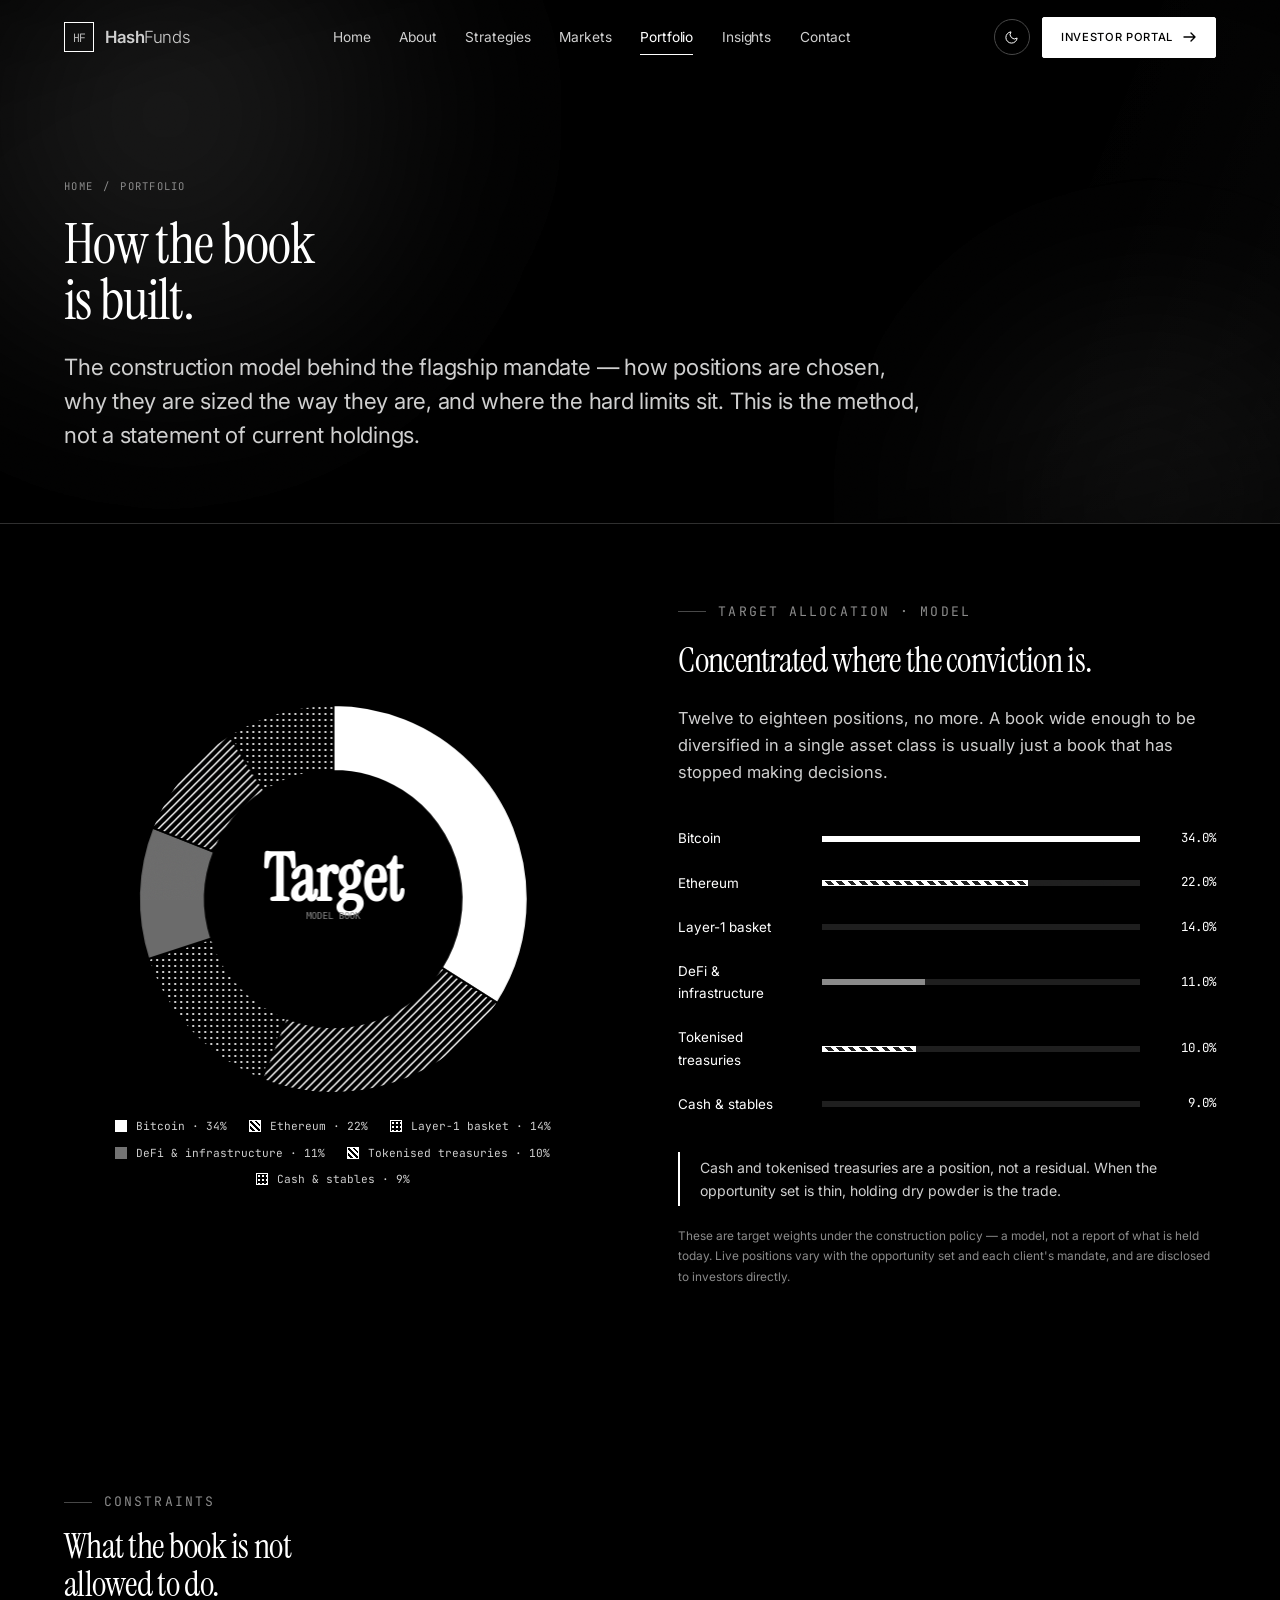
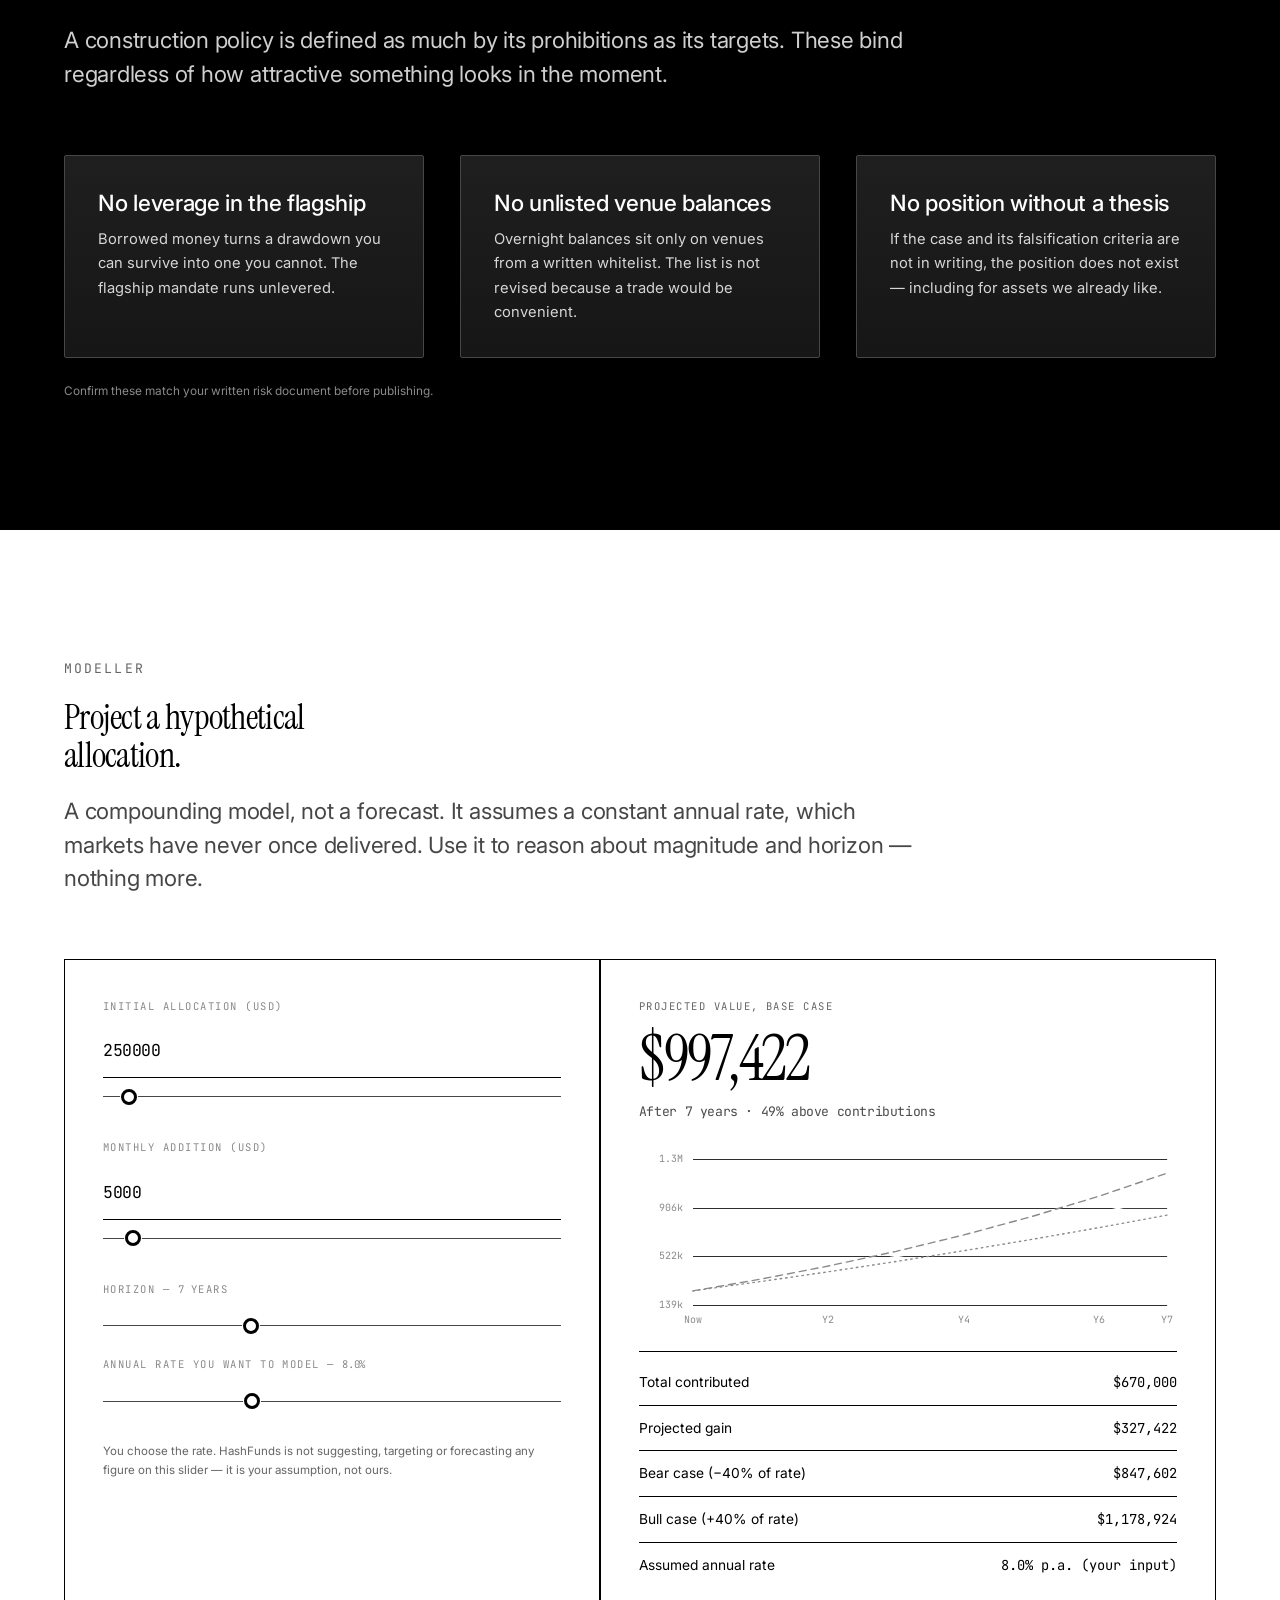
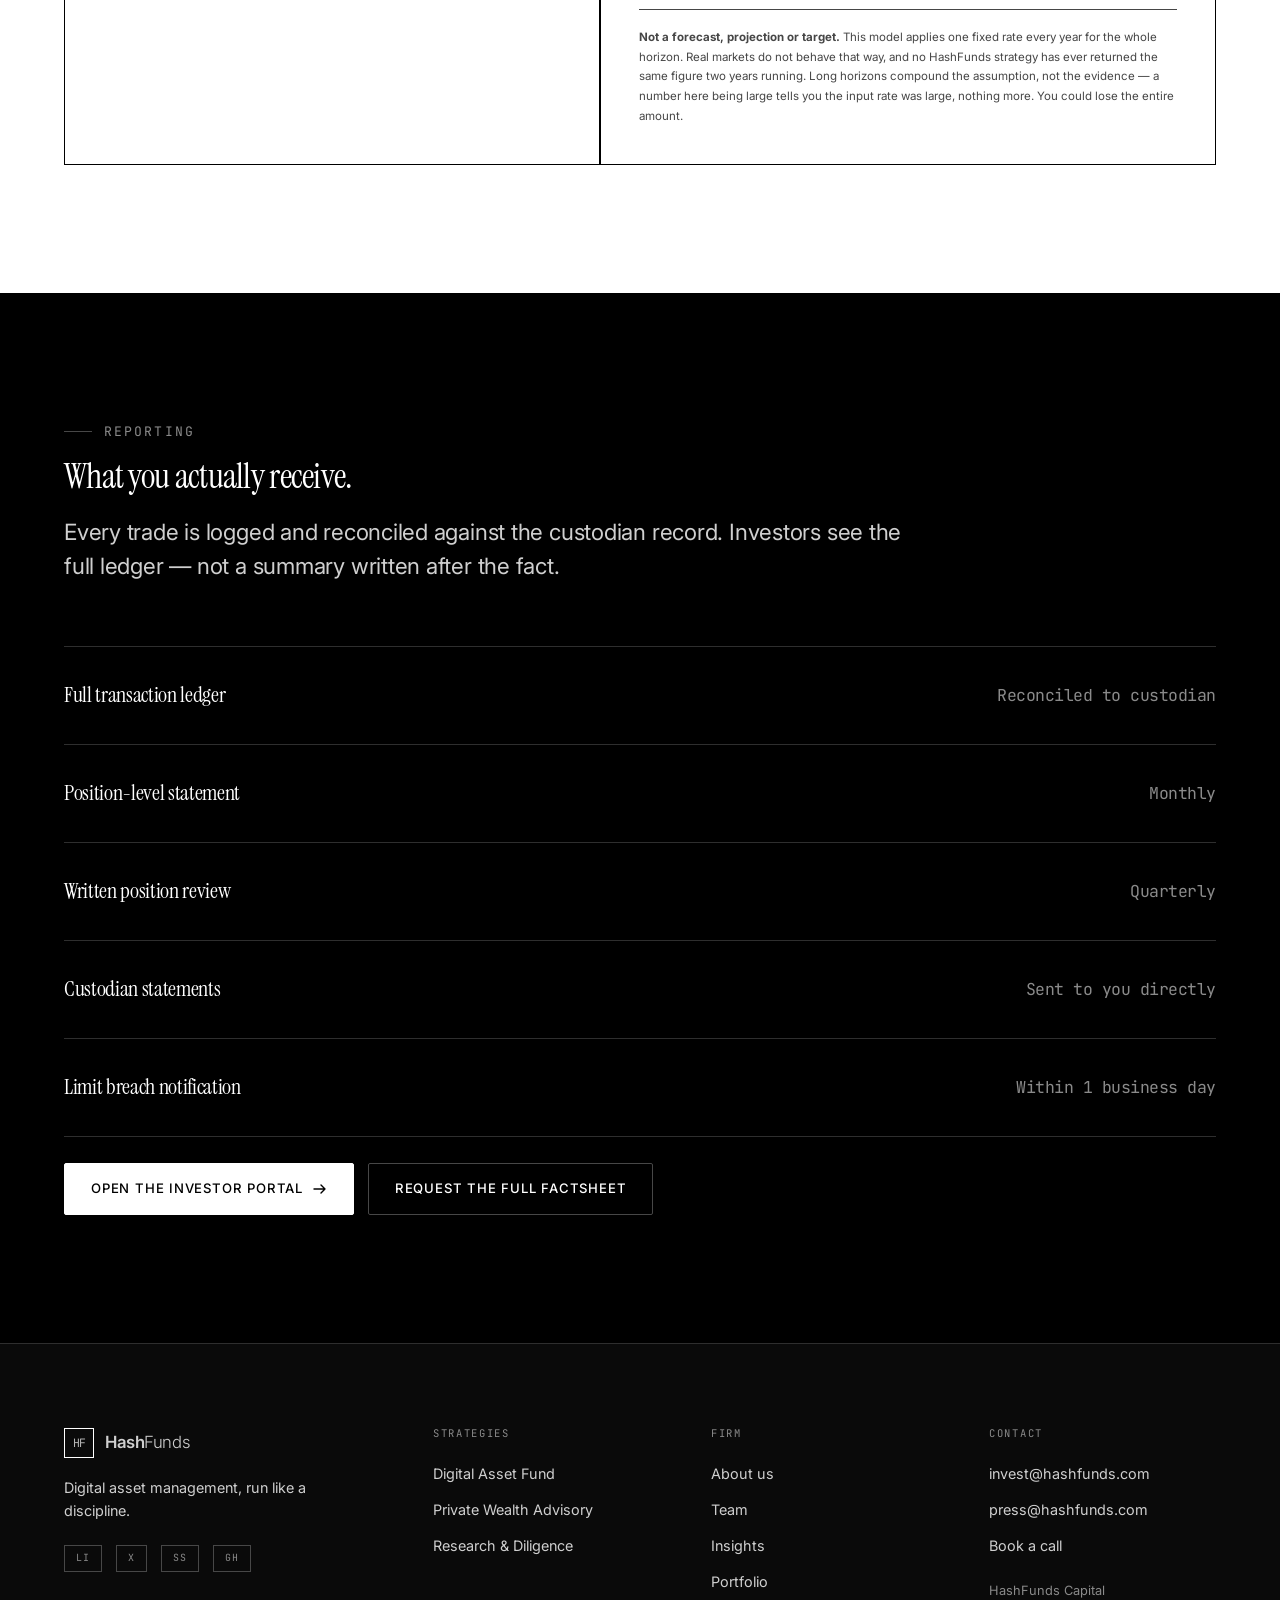
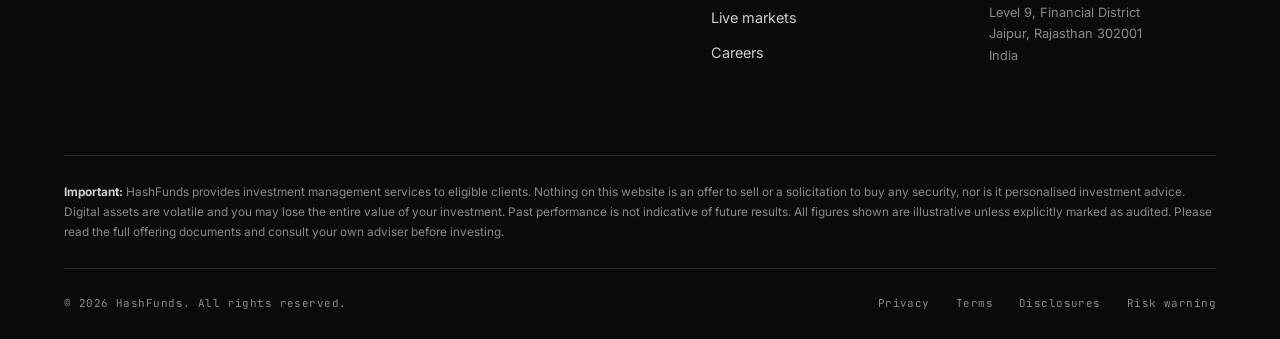
<file: portfolio.html>
<!DOCTYPE html>
<html lang="en" data-theme="dark">
<head>
<meta charset="utf-8">
<meta name="viewport" content="width=device-width, initial-scale=1">
<title>Portfolio — HashFunds</title>
<meta name="description" content="How the HashFunds flagship book is constructed: allocation, holdings, risk metrics, rebalancing activity and a projection modeller.">
<link rel="icon" href="data:image/svg+xml,%3Csvg xmlns='http://www.w3.org/2000/svg' viewBox='0 0 32 32'%3E%3Crect width='32' height='32' fill='%23000'/%3E%3Ctext x='16' y='22' font-family='monospace' font-size='14' font-weight='700' fill='%23fff' text-anchor='middle'%3EHF%3C/text%3E%3C/svg%3E">
<link rel="preconnect" href="https://fonts.googleapis.com">
<link rel="preconnect" href="https://fonts.gstatic.com" crossorigin>
<link href="https://fonts.googleapis.com/css2?family=Instrument+Serif:ital@0;1&family=Inter:wght@300;400;500;600&family=JetBrains+Mono:wght@400;500;600&display=swap" rel="stylesheet">
<link rel="stylesheet" href="assets/css/style.css">
</head>
<body>

<div class="grain" aria-hidden="true"></div>
<a class="skip" href="#main">Skip to content</a>

<main id="main">

  <header class="page-hd">
    <div class="hairline-grid" aria-hidden="true"></div>
    <div class="wrap">
      <nav class="crumb" aria-label="Breadcrumb"><a href="index.html">Home</a><span>/</span><span>Portfolio</span></nav>
      <h1 class="h1" data-reveal>How the book<br>is built.</h1>
      <p class="lede">
        The construction model behind the flagship mandate — how positions are chosen, why they
        are sized the way they are, and where the hard limits sit. This is the method, not a
        statement of current holdings.
      </p>
    </div>
  </header>

  <!-- ============================================================ SPLIT -->
  <section class="section-tight">
    <div class="wrap">
      <div class="split">
        <div data-anim="left">
          <div class="chart-canvas" style="height:400px"><canvas id="allocChart" role="img" aria-label="Portfolio allocation donut chart"></canvas></div>
          <div class="legend" style="justify-content:center" data-render="allocationLegend"></div>
        </div>
        <div data-anim="right">
          <div class="eyebrow">Target allocation · Model</div>
          <h2 class="h2" style="margin-top:18px">Concentrated where the conviction is.</h2>
          <p class="muted mt">
            Twelve to eighteen positions, no more. A book wide enough to be diversified in a
            single asset class is usually just a book that has stopped making decisions.
          </p>
          <div style="margin-top:30px" data-render="allocation"></div>
          <div class="note mt">
            Cash and tokenised treasuries are a position, not a residual. When the opportunity
            set is thin, holding dry powder is the trade.
          </div>
          <p class="dim" style="font-size:0.74rem;line-height:1.7;margin-top:20px">
            These are target weights under the construction policy — a model, not a report of
            what is held today. Live positions vary with the opportunity set and each client's
            mandate, and are disclosed to investors directly.
          </p>
        </div>
      </div>
    </div>
  </section>

  <!-- ========================================================== LIMITS -->
  <section class="section">
    <div class="wrap">
      <div class="section-hd">
        <div class="eyebrow" data-anim="fade">Constraints</div>
        <h2 class="h2" data-anim style="margin-top:14px">What the book is not allowed to do.</h2>
        <p class="lede" data-anim>
          A construction policy is defined as much by its prohibitions as its targets. These
          bind regardless of how attractive something looks in the moment.
        </p>
      </div>
      <div class="grid g-3">
        <div class="card" data-anim>
          <h3 class="h3">No leverage in the flagship</h3>
          <p class="muted" style="font-size:0.92rem;margin-top:10px">Borrowed money turns a drawdown you can survive into one you cannot. The flagship mandate runs unlevered.</p>
        </div>
        <div class="card" data-anim style="--d:0.08s">
          <h3 class="h3">No unlisted venue balances</h3>
          <p class="muted" style="font-size:0.92rem;margin-top:10px">Overnight balances sit only on venues from a written whitelist. The list is not revised because a trade would be convenient.</p>
        </div>
        <div class="card" data-anim style="--d:0.16s">
          <h3 class="h3">No position without a thesis</h3>
          <p class="muted" style="font-size:0.92rem;margin-top:10px">If the case and its falsification criteria are not in writing, the position does not exist — including for assets we already like.</p>
        </div>
      </div>
      <p class="dim" style="font-size:0.74rem;margin-top:24px">
        Confirm these match your written risk document before publishing.
      </p>
    </div>
  </section>

  <!-- ======================================================= CALCULATOR -->
  <section class="section invert">
    <div class="wrap">
      <div class="section-hd">
        <div class="eyebrow no-rule" style="color:inherit;opacity:0.6" data-anim="fade">Modeller</div>
        <h2 class="h2" data-anim>Project a hypothetical allocation.</h2>
        <p class="lede" data-anim style="color:inherit;opacity:0.72">
          A compounding model, not a forecast. It assumes a constant annual rate, which markets
          have never once delivered. Use it to reason about magnitude and horizon — nothing more.
        </p>
      </div>

      <div class="calc" data-anim style="border-color:currentColor">
        <div class="calc-in" style="border-color:currentColor">
          <div class="field">
            <label for="cInit">Initial allocation (USD)</label>
            <input class="inp num" id="cInit" type="number" value="250000" min="0" step="10000" style="border-color:currentColor">
            <input class="range" id="cInitR" type="range" min="50000" max="5000000" step="10000" value="250000" aria-label="Initial allocation slider">
          </div>

          <div class="field" style="margin-top:24px">
            <label for="cMon">Monthly addition (USD)</label>
            <input class="inp num" id="cMon" type="number" value="5000" min="0" step="500" style="border-color:currentColor">
            <input class="range" id="cMonR" type="range" min="0" max="100000" step="500" value="5000" aria-label="Monthly addition slider">
          </div>

          <div class="field" style="margin-top:24px">
            <label for="cYrs">Horizon — <span class="num" id="cYrsV">7</span> years</label>
            <input class="range" id="cYrs" type="range" min="1" max="20" step="1" value="7" style="margin-top:6px">
          </div>

          <div class="field" style="margin-top:12px">
            <label for="cRateIn">Annual rate you want to model — <span class="num" id="cRateV">8.0</span>%</label>
            <input class="range" id="cRateIn" type="range" min="0" max="25" step="0.5" value="8" style="margin-top:6px">
          </div>

          <p class="dim" style="font-size:0.72rem;margin-top:22px;opacity:0.6;color:inherit;line-height:1.7">
            You choose the rate. HashFunds is not suggesting, targeting or forecasting any
            figure on this slider — it is your assumption, not ours.
          </p>
        </div>

        <div class="calc-out" style="background:transparent;border-left:1px solid currentColor">
          <div class="kpi-l" style="color:inherit;opacity:0.6">Projected value, base case</div>
          <div class="calc-big num" id="cOut" style="margin-top:12px">—</div>
          <div class="num" id="cOutSub" style="margin-top:10px;opacity:0.7;font-size:0.82rem">—</div>

          <div class="chart-canvas" style="height:180px;margin-top:24px"><canvas id="calcChart" role="img" aria-label="Projected growth chart"></canvas></div>

          <div class="calc-list" style="border-color:currentColor">
            <div class="r" style="border-color:currentColor"><span>Total contributed</span><span id="cCon">—</span></div>
            <div class="r" style="border-color:currentColor"><span>Projected gain</span><span id="cGain">—</span></div>
            <div class="r" style="border-color:currentColor"><span>Bear case (−40% of rate)</span><span id="cBear">—</span></div>
            <div class="r" style="border-color:currentColor"><span>Bull case (+40% of rate)</span><span id="cBull">—</span></div>
            <div class="r" style="border-color:currentColor"><span>Assumed annual rate</span><span id="cRate">—</span></div>
          </div>

          <p style="font-size:0.72rem;line-height:1.7;margin-top:22px;padding-top:18px;border-top:1px solid currentColor;opacity:0.72">
            <b>Not a forecast, projection or target.</b> This model applies one fixed rate every
            year for the whole horizon. Real markets do not behave that way, and no HashFunds
            strategy has ever returned the same figure two years running. Long horizons compound
            the assumption, not the evidence — a number here being large tells you the input rate
            was large, nothing more. You could lose the entire amount.
          </p>
        </div>
      </div>
    </div>
  </section>

  <!-- ======================================================== REPORTING -->
  <section class="section">
    <div class="wrap">
      <div class="section-hd">
        <div class="eyebrow" data-anim="fade">Reporting</div>
        <h2 class="h2" data-anim style="margin-top:14px">What you actually receive.</h2>
        <p class="lede" data-anim>
          Every trade is logged and reconciled against the custodian record. Investors see the
          full ledger — not a summary written after the fact.
        </p>
      </div>
      <div class="big-list" data-anim="fade">
        <div class="li"><span class="lt">Full transaction ledger</span><span class="dim num">Reconciled to custodian</span></div>
        <div class="li"><span class="lt">Position-level statement</span><span class="dim num">Monthly</span></div>
        <div class="li"><span class="lt">Written position review</span><span class="dim num">Quarterly</span></div>
        <div class="li"><span class="lt">Custodian statements</span><span class="dim num">Sent to you directly</span></div>
        <div class="li"><span class="lt">Limit breach notification</span><span class="dim num">Within 1 business day</span></div>
      </div>
      <div class="flex gap wrapf mt">
        <a class="btn" href="dashboard.html">Open the investor portal
          <svg class="arw" width="14" height="14" viewBox="0 0 14 14" fill="none"><path d="M1 7h11M8 3l4 4-4 4" stroke="currentColor" stroke-width="1.4" stroke-linecap="round" stroke-linejoin="round"/></svg>
        </a>
        <a class="btn btn-ghost" href="contact.html">Request the full factsheet</a>
      </div>
    </div>
  </section>

</main>

<script src="assets/js/data.js"></script>
<script src="assets/js/charts.js"></script>
<script src="assets/js/render.js"></script>
<script src="assets/js/app.js"></script>
<script>
(function () {
  /* Target allocation donut ---------------------------------------------- */
  HFChart.donut(document.getElementById("allocChart"), {
    data: HF.allocation, center: { v: "Target", l: "Model book" }
  });

  /* Projection modeller ---------------------------------------------------
     The growth rate is supplied by the visitor, never by us. HashFunds must
     not be the source of any expected-return figure on this page. */
  var el = function (id) { return document.getElementById(id); };
  var usd = function (n) {
    return "$" + Math.round(n).toLocaleString("en-US");
  };

  var calcChart = null;

  function project(init, monthly, years, rate) {
    var pts = [], v = init;
    pts.push(v);
    for (var y = 1; y <= years; y++) {
      for (var m = 0; m < 12; m++) v = v * (1 + rate / 12) + monthly;
      pts.push(v);
    }
    return pts;
  }

  function run() {
    var init = Math.max(0, parseFloat(el("cInit").value) || 0);
    var mon = Math.max(0, parseFloat(el("cMon").value) || 0);
    var yrs = parseInt(el("cYrs").value, 10);
    var ratePct = parseFloat(el("cRateIn").value);
    var rate = ratePct / 100;

    el("cYrsV").textContent = yrs;
    el("cRateV").textContent = ratePct.toFixed(1);

    var base = project(init, mon, yrs, rate);
    var bear = project(init, mon, yrs, rate * 0.6);
    var bull = project(init, mon, yrs, rate * 1.4);

    var final = base[base.length - 1];
    var contributed = init + mon * 12 * yrs;

    el("cOut").textContent = usd(final);
    el("cOutSub").textContent = "After " + yrs + " year" + (yrs > 1 ? "s" : "") + " · " +
      ((final / Math.max(1, contributed) - 1) * 100).toFixed(0) + "% above contributions";
    el("cCon").textContent = usd(contributed);
    el("cGain").textContent = usd(final - contributed);
    el("cBear").textContent = usd(bear[bear.length - 1]);
    el("cBull").textContent = usd(bull[bull.length - 1]);
    el("cRate").textContent = ratePct.toFixed(1) + "% p.a. (your input)";

    var labels = base.map(function (_, i) { return i === 0 ? "Now" : "Y" + i; });
    var series = [
      { name: "Base", data: base.map(Math.round), style: "solid", format: usd },
      { name: "Bull", data: bull.map(Math.round), style: "dash", format: usd },
      { name: "Bear", data: bear.map(Math.round), style: "dot", format: usd }
    ];
    if (calcChart) calcChart.update(series, labels);
    else calcChart = HFChart.line(document.getElementById("calcChart"), {
      labels: labels, series: series, fill: true,
      pad: { t: 12, r: 10, b: 22, l: 54 }, grid: 3,
      yFormat: function (v) { return v >= 1e6 ? (v / 1e6).toFixed(1) + "M" : Math.round(v / 1000) + "k"; }
    });
  }

  /* Keep number inputs and their sliders in step. */
  function pair(numId, rangeId) {
    var n = el(numId), r = el(rangeId);
    n.addEventListener("input", function () {
      if (+n.value >= +r.min && +n.value <= +r.max) r.value = n.value;
      run();
    });
    r.addEventListener("input", function () { n.value = r.value; run(); });
  }
  pair("cInit", "cInitR");
  pair("cMon", "cMonR");
  el("cYrs").addEventListener("input", run);
  el("cRateIn").addEventListener("input", run);

  run();
})();
</script>
</body>
</html>
</file>
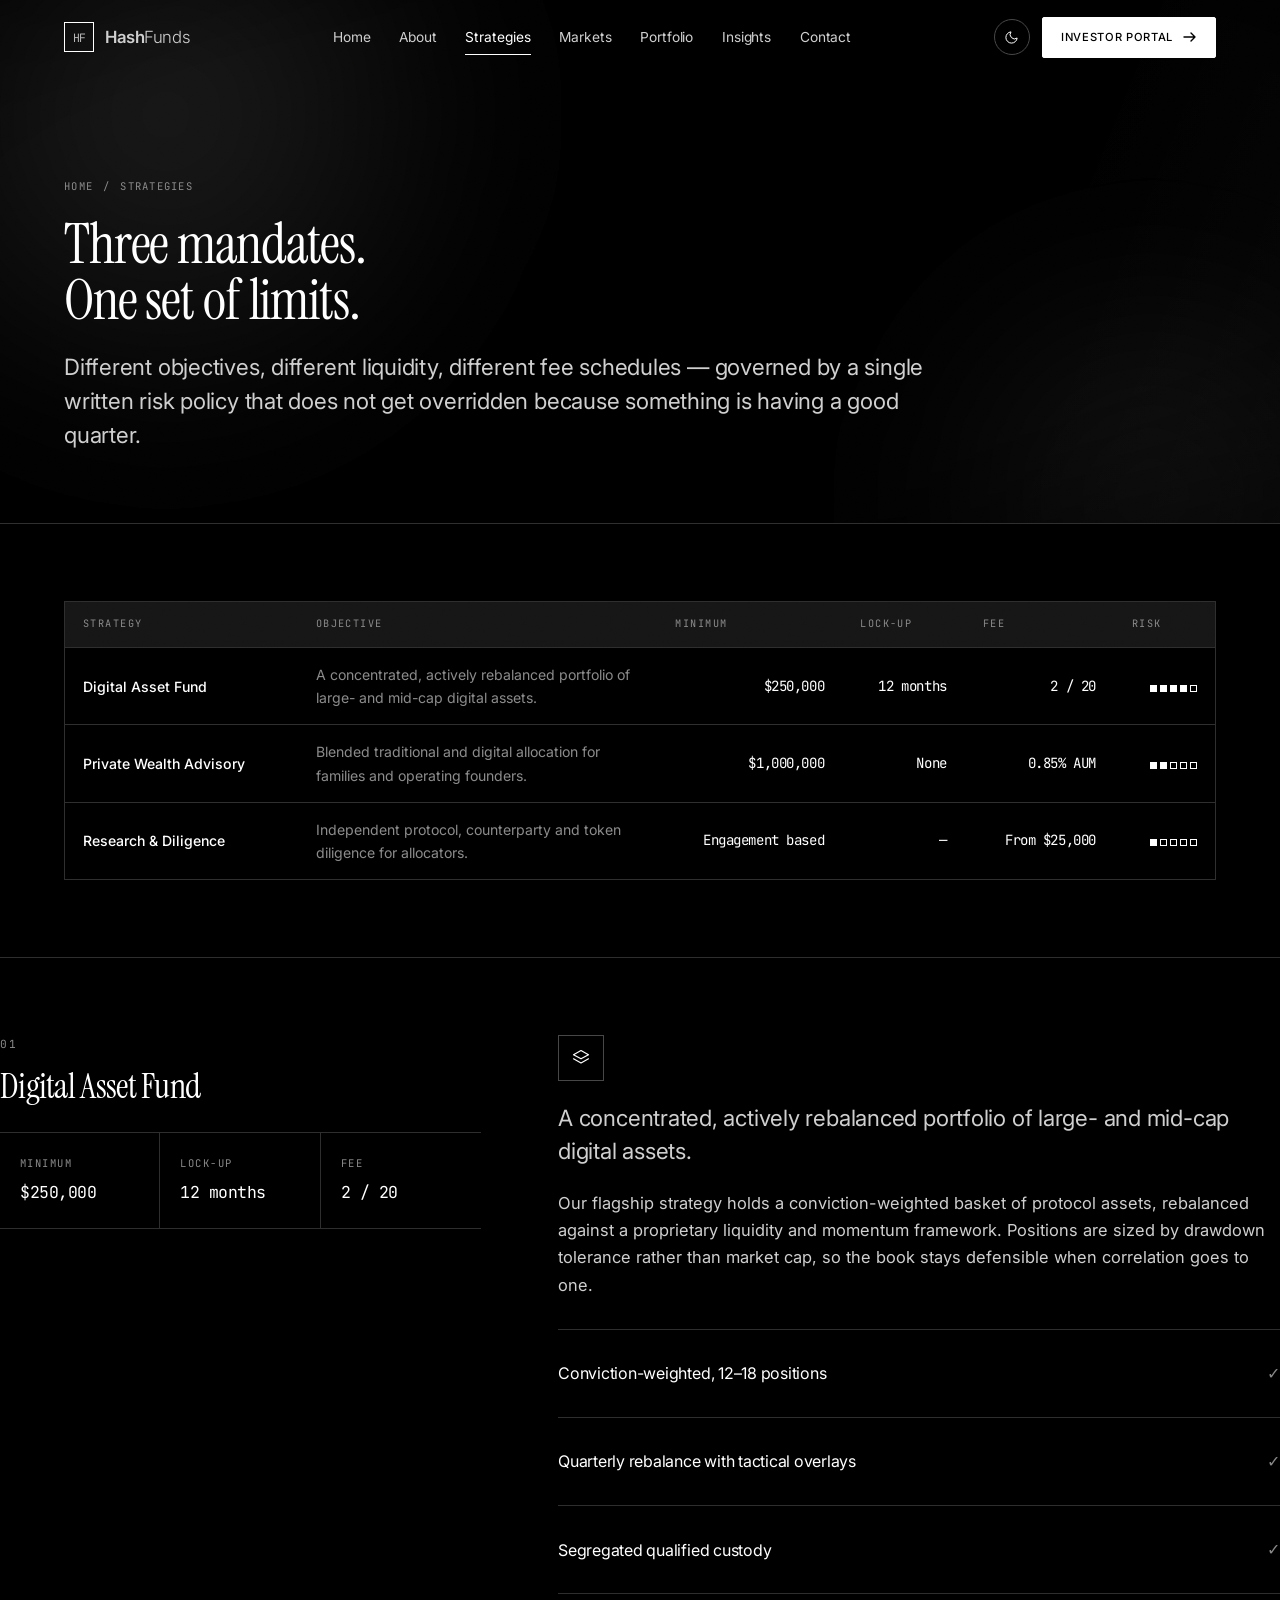
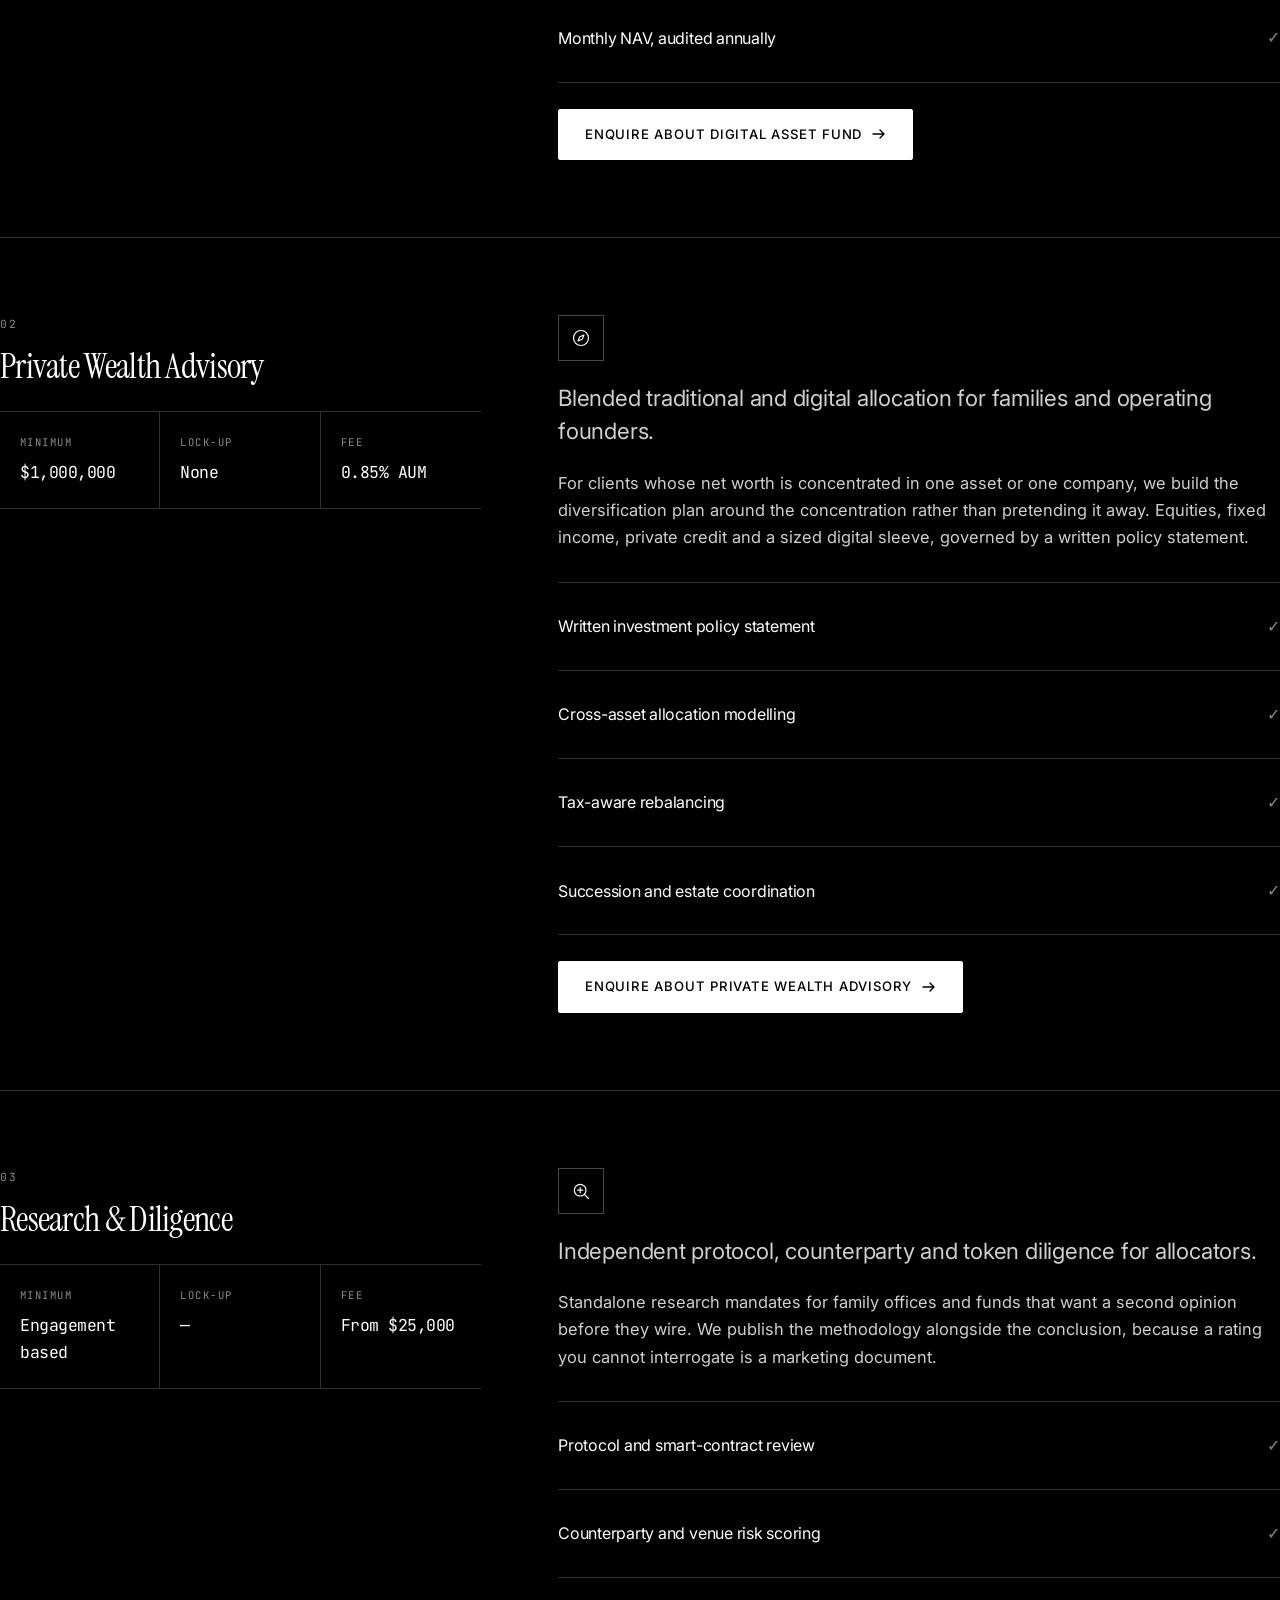
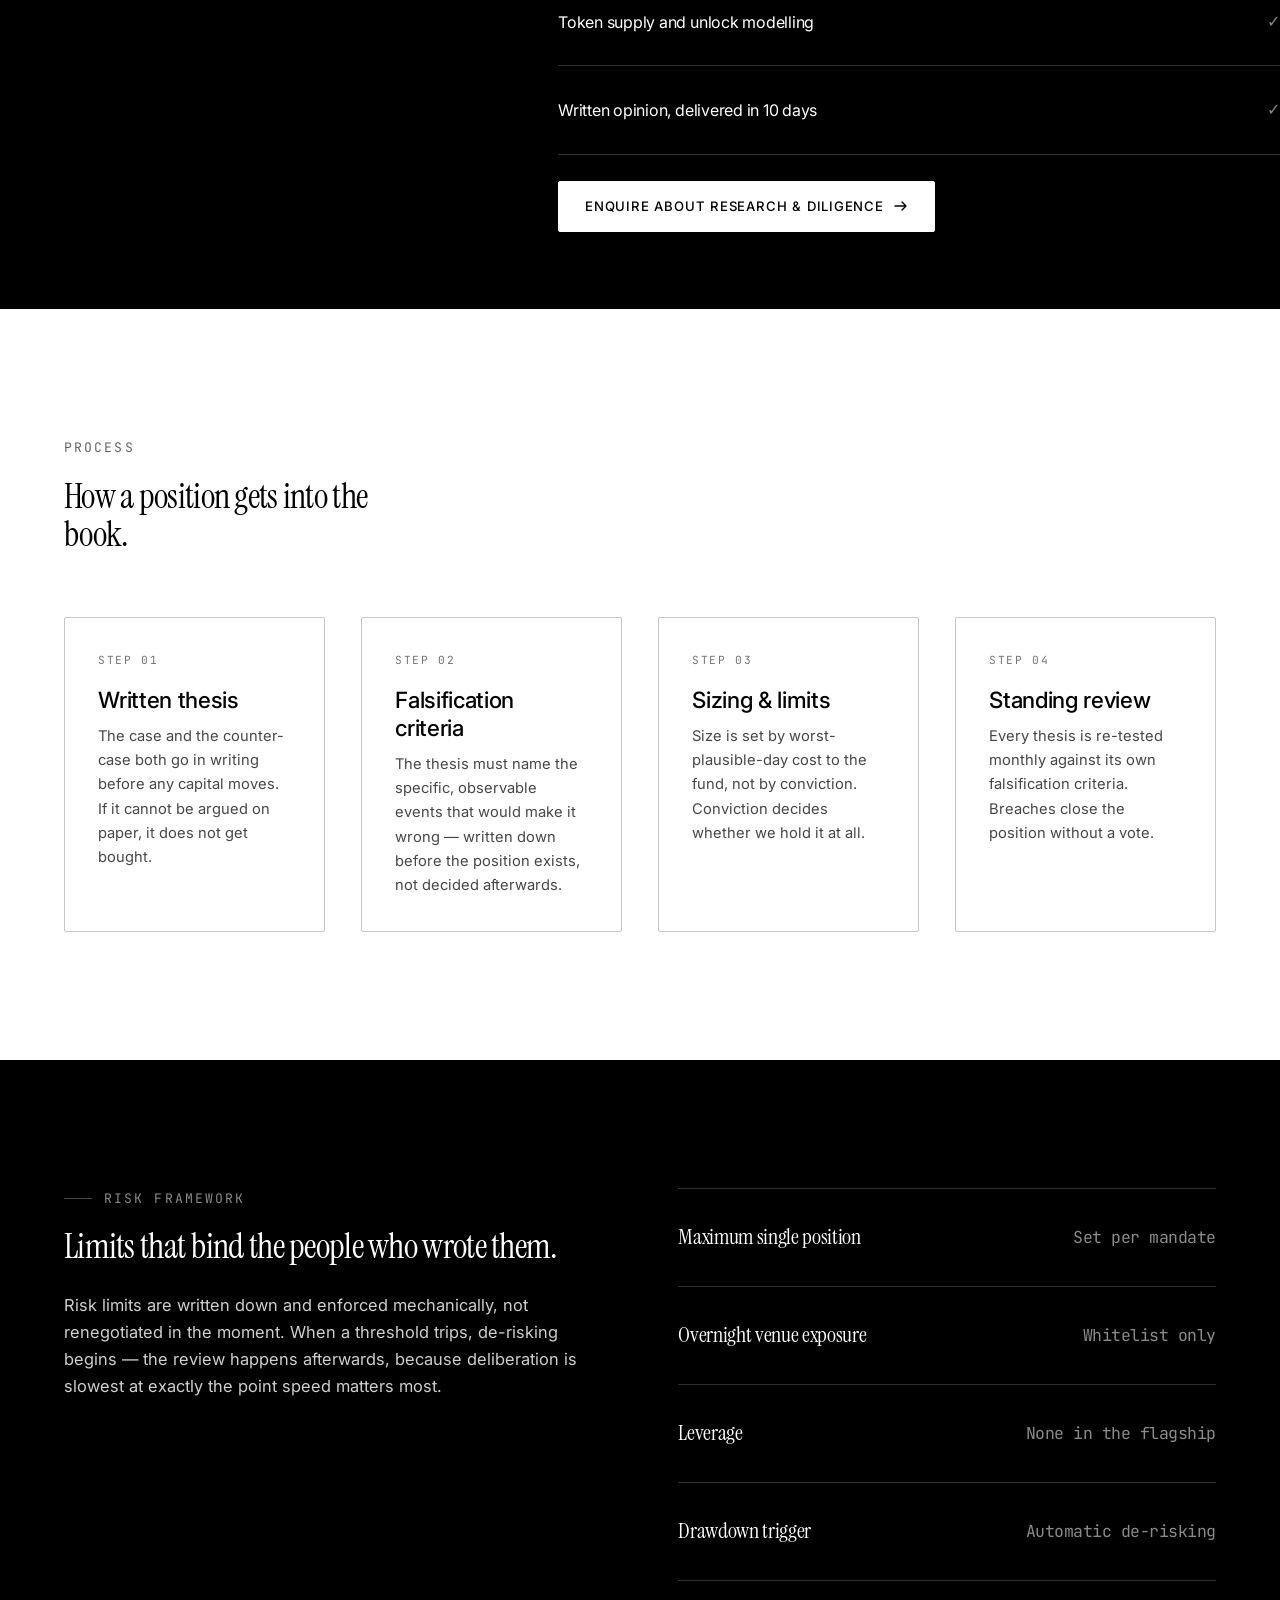
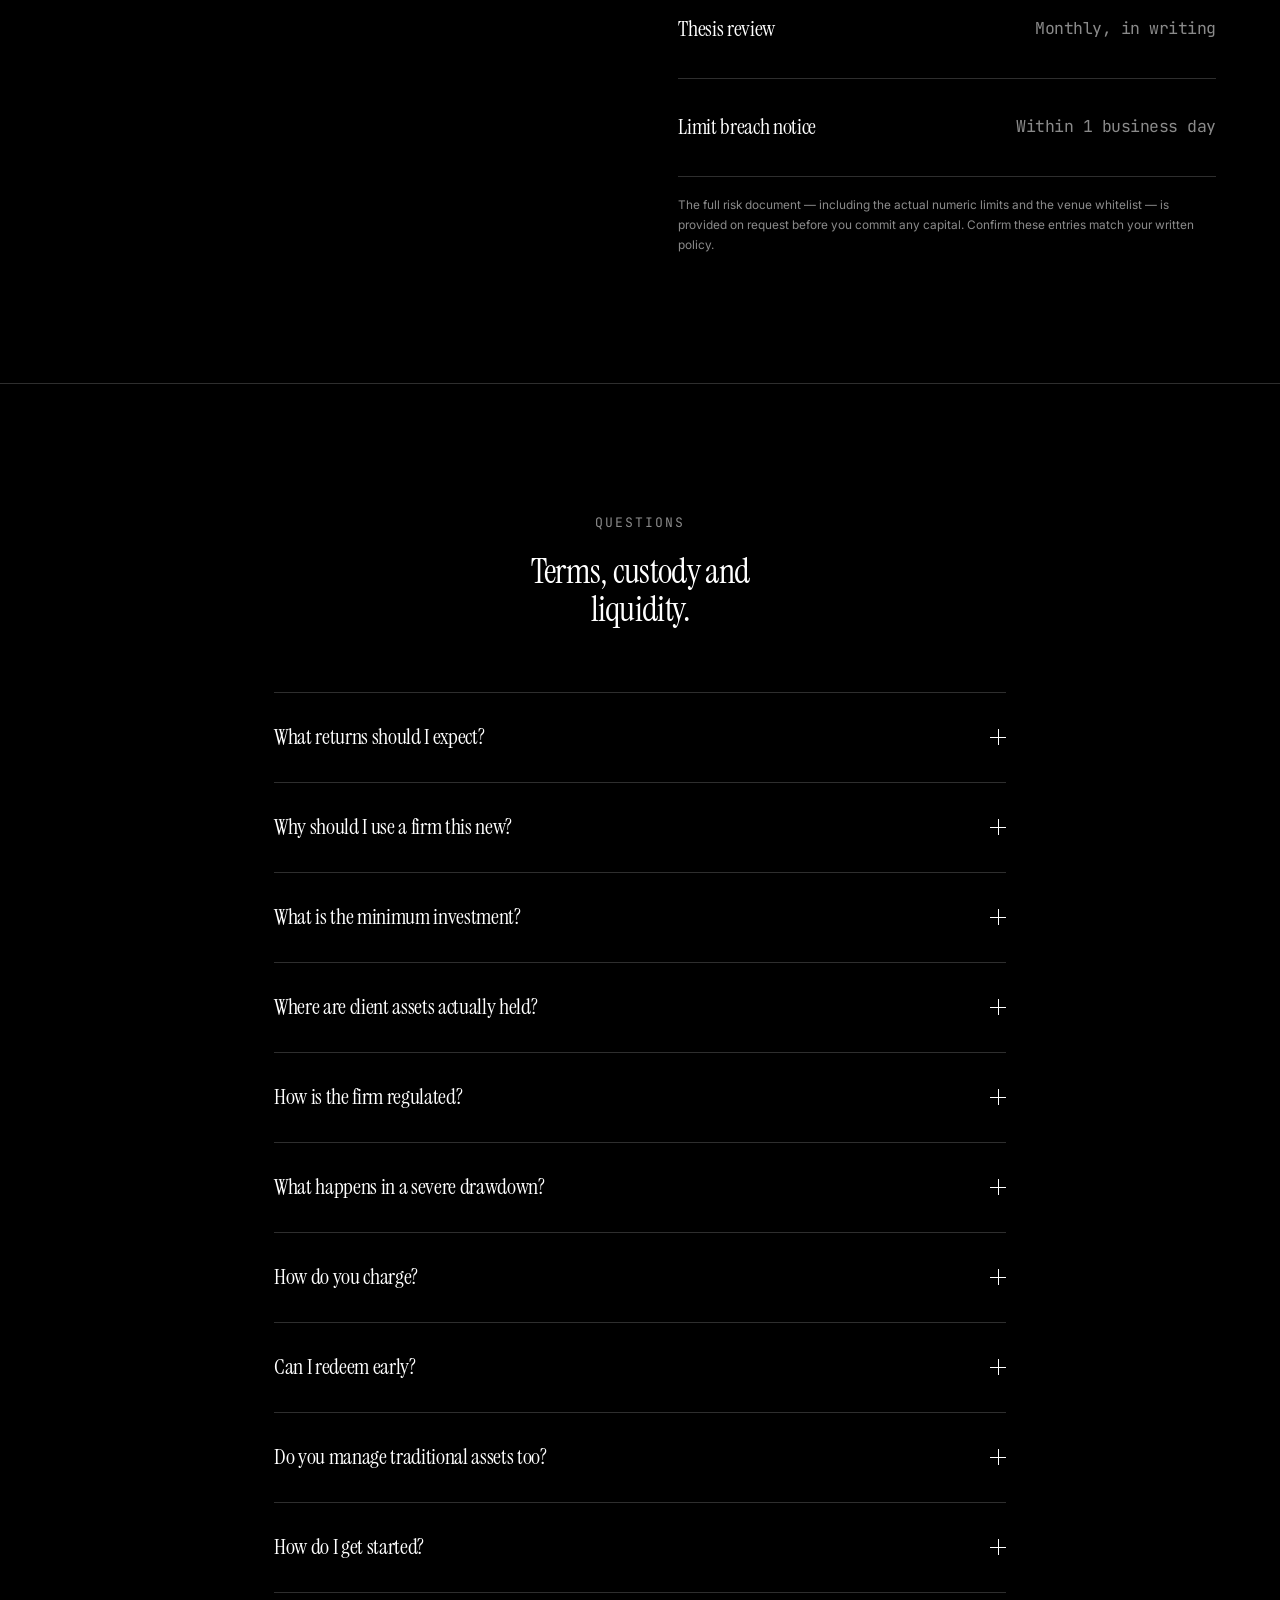
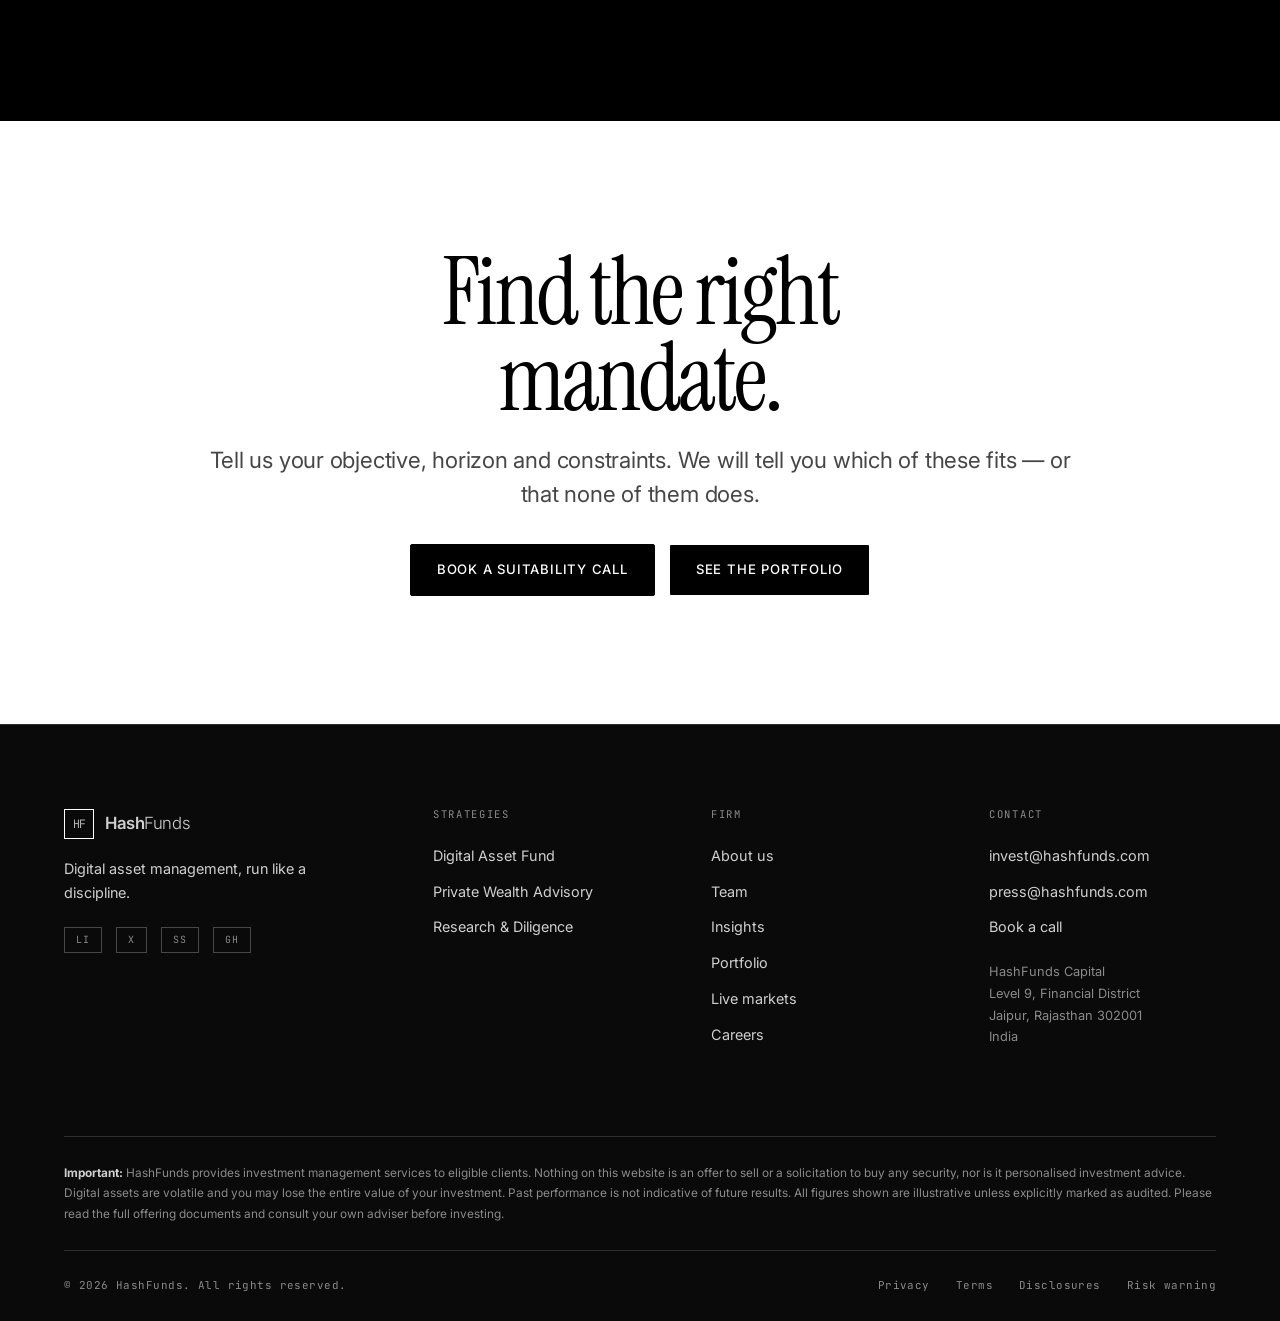
<file: strategies.html>
<!DOCTYPE html>
<html lang="en" data-theme="dark">
<head>
<meta charset="utf-8">
<meta name="viewport" content="width=device-width, initial-scale=1">
<title>Strategies — HashFunds</title>
<meta name="description" content="Six HashFunds mandates: the Digital Asset Fund, Market-Neutral Yield, Early-Stage Venture, Private Wealth Advisory, Corporate Treasury and Research & Diligence.">
<link rel="icon" href="data:image/svg+xml,%3Csvg xmlns='http://www.w3.org/2000/svg' viewBox='0 0 32 32'%3E%3Crect width='32' height='32' fill='%23000'/%3E%3Ctext x='16' y='22' font-family='monospace' font-size='14' font-weight='700' fill='%23fff' text-anchor='middle'%3EHF%3C/text%3E%3C/svg%3E">
<link rel="preconnect" href="https://fonts.googleapis.com">
<link rel="preconnect" href="https://fonts.gstatic.com" crossorigin>
<link href="https://fonts.googleapis.com/css2?family=Instrument+Serif:ital@0;1&family=Inter:wght@300;400;500;600&family=JetBrains+Mono:wght@400;500;600&display=swap" rel="stylesheet">
<link rel="stylesheet" href="assets/css/style.css">
</head>
<body>

<div class="grain" aria-hidden="true"></div>
<a class="skip" href="#main">Skip to content</a>

<main id="main">

  <header class="page-hd">
    <div class="hairline-grid" aria-hidden="true"></div>
    <div class="wrap">
      <nav class="crumb" aria-label="Breadcrumb"><a href="index.html">Home</a><span>/</span><span>Strategies</span></nav>
      <h1 class="h1" data-reveal>Three mandates.<br>One set of limits.</h1>
      <p class="lede">
        Different objectives, different liquidity, different fee schedules — governed by a
        single written risk policy that does not get overridden because something is having a
        good quarter.
      </p>
    </div>
  </header>

  <!-- ====================================================== COMPARISON -->
  <section class="section-tight">
    <div class="wrap">
      <div class="tbl-wrap" data-anim="fade">
        <table class="tbl">
          <caption class="sr">Comparison of HashFunds strategies</caption>
          <thead>
            <tr>
              <th scope="col">Strategy</th>
              <th scope="col">Objective</th>
              <th scope="col" class="t-r">Minimum</th>
              <th scope="col" class="t-r">Lock-up</th>
              <th scope="col" class="t-r">Fee</th>
              <th scope="col" class="t-r">Risk</th>
            </tr>
          </thead>
          <tbody id="cmpBody"></tbody>
        </table>
      </div>
    </div>
  </section>

  <!-- ========================================================== DETAILS -->
  <div data-render="servicesFull"></div>

  <!-- ============================================================ PROCESS -->
  <section class="section invert">
    <div class="wrap">
      <div class="section-hd">
        <div class="eyebrow no-rule" style="color:inherit;opacity:0.6" data-anim="fade">Process</div>
        <h2 class="h2" data-anim>How a position gets into the book.</h2>
      </div>
      <div class="grid g-4">
        <div class="card" data-anim style="background:transparent">
          <div class="svc-n" style="color:inherit;opacity:0.55">STEP 01</div>
          <h3 class="h3" style="margin:16px 0 10px">Written thesis</h3>
          <p style="opacity:0.72;font-size:0.92rem">The case and the counter-case both go in writing before any capital moves. If it cannot be argued on paper, it does not get bought.</p>
        </div>
        <div class="card" data-anim style="--d:0.08s;background:transparent">
          <div class="svc-n" style="color:inherit;opacity:0.55">STEP 02</div>
          <h3 class="h3" style="margin:16px 0 10px">Falsification criteria</h3>
          <p style="opacity:0.72;font-size:0.92rem">The thesis must name the specific, observable events that would make it wrong — written down before the position exists, not decided afterwards.</p>
        </div>
        <div class="card" data-anim style="--d:0.16s;background:transparent">
          <div class="svc-n" style="color:inherit;opacity:0.55">STEP 03</div>
          <h3 class="h3" style="margin:16px 0 10px">Sizing &amp; limits</h3>
          <p style="opacity:0.72;font-size:0.92rem">Size is set by worst-plausible-day cost to the fund, not by conviction. Conviction decides whether we hold it at all.</p>
        </div>
        <div class="card" data-anim style="--d:0.24s;background:transparent">
          <div class="svc-n" style="color:inherit;opacity:0.55">STEP 04</div>
          <h3 class="h3" style="margin:16px 0 10px">Standing review</h3>
          <p style="opacity:0.72;font-size:0.92rem">Every thesis is re-tested monthly against its own falsification criteria. Breaches close the position without a vote.</p>
        </div>
      </div>
    </div>
  </section>

  <!-- ============================================================= RISK -->
  <section class="section">
    <div class="wrap">
      <div class="split" style="align-items:start">
        <div data-anim="left">
          <div class="eyebrow">Risk framework</div>
          <h2 class="h2" style="margin-top:18px">Limits that bind the people who wrote them.</h2>
          <p class="muted mt">
            Risk limits are written down and enforced mechanically, not renegotiated in the
            moment. When a threshold trips, de-risking begins — the review happens afterwards,
            because deliberation is slowest at exactly the point speed matters most.
          </p>
        </div>
        <div data-anim="right">
          <div class="big-list">
            <div class="li"><span class="lt">Maximum single position</span><span class="dim num">Set per mandate</span></div>
            <div class="li"><span class="lt">Overnight venue exposure</span><span class="dim num">Whitelist only</span></div>
            <div class="li"><span class="lt">Leverage</span><span class="dim num">None in the flagship</span></div>
            <div class="li"><span class="lt">Drawdown trigger</span><span class="dim num">Automatic de-risking</span></div>
            <div class="li"><span class="lt">Thesis review</span><span class="dim num">Monthly, in writing</span></div>
            <div class="li"><span class="lt">Limit breach notice</span><span class="dim num">Within 1 business day</span></div>
          </div>
          <p class="dim" style="font-size:0.74rem;margin-top:18px;line-height:1.7">
            The full risk document — including the actual numeric limits and the venue
            whitelist — is provided on request before you commit any capital. Confirm these
            entries match your written policy.
          </p>
        </div>
      </div>
    </div>
  </section>

  <!-- ============================================================== FAQ -->
  <section class="section" style="border-top:1px solid var(--line)">
    <div class="wrap wrap-narrow">
      <div class="section-hd center">
        <div class="eyebrow no-rule" data-anim="fade">Questions</div>
        <h2 class="h2" data-anim>Terms, custody and liquidity.</h2>
      </div>
      <div data-render="faqs" data-anim></div>
    </div>
  </section>

  <!-- ============================================================== CTA -->
  <section class="section invert">
    <div class="wrap center">
      <h2 class="display" style="max-width:16ch;margin-inline:auto" data-anim>Find the right mandate.</h2>
      <p class="lede" style="margin-top:22px;color:inherit;opacity:0.72" data-anim>
        Tell us your objective, horizon and constraints. We will tell you which of these fits —
        or that none of them does.
      </p>
      <div class="flex gap wrapf" style="justify-content:center;margin-top:34px" data-anim>
        <a class="btn" href="contact.html" data-magnet>Book a suitability call</a>
        <a class="btn btn-ghost" style="border-color:currentColor" href="portfolio.html">See the portfolio</a>
      </div>
    </div>
  </section>

</main>

<script src="assets/js/data.js"></script>
<script src="assets/js/charts.js"></script>
<script src="assets/js/render.js"></script>
<script src="assets/js/app.js"></script>
<script>
(function () {
  /* Comparison table ---------------------------------------------------- */
  var risk = { "digital-asset-fund": 4, "market-neutral": 2, "venture": 5, "wealth": 2, "treasury": 1, "research": 1 };
  document.getElementById("cmpBody").innerHTML = HF.services.map(function (s) {
    var r = risk[s.slug] || 3;
    var dots = "";
    for (var i = 1; i <= 5; i++) {
      dots += '<span style="display:inline-block;width:7px;height:7px;margin-left:3px;border:1px solid var(--ink);' +
        (i <= r ? "background:var(--ink)" : "") + '"></span>';
    }
    return "<tr>" +
      '<td><a href="#' + s.slug + '" style="font-weight:500">' + s.title + "</a></td>" +
      '<td class="dim" style="max-width:34ch">' + s.short + "</td>" +
      '<td class="t-r num">' + s.min + "</td>" +
      '<td class="t-r num">' + s.lockup + "</td>" +
      '<td class="t-r num">' + s.fee + "</td>" +
      '<td class="t-r" title="Relative risk ' + r + ' of 5">' + dots + "</td>" +
      "</tr>";
  }).join("");

  /* Deep-link straight to a strategy ------------------------------------ */
  if (location.hash) {
    setTimeout(function () {
      var t = document.querySelector(location.hash);
      if (t) window.scrollTo({ top: t.getBoundingClientRect().top + window.scrollY - 90, behavior: "smooth" });
    }, 400);
  }
})();
</script>
</body>
</html>
</file>
<file: assets/css/style.css>
/* ==========================================================================
   HashFunds — Monochrome Design System
   Black & white only. Contrast, type and motion do the work colour would.
   ========================================================================== */

/* ---------- 1. Tokens ---------- */

:root {
  /* Dark is the default identity. Light theme mirrors it below. */
  --bg:          #000000;
  --bg-elev:     #0a0a0a;
  --surface:     #161616;
  --surface-2:   #1f1f1f;
  --ink:         #ffffff;
  --ink-2:       #cfcfcf;
  --ink-3:       #8a8a8a;
  --line:        #2e2e2e;
  --line-2:      #474747;
  --invert-bg:   #ffffff;
  --invert-ink:  #000000;

  /* Ambient motion field behind hero / page headers. Monochrome by design. */
  --aura-a:      rgba(255, 255, 255, 0.11);
  --aura-b:      rgba(255, 255, 255, 0.07);
  --aura-sheen:  rgba(255, 255, 255, 0.04);

  /* Semantic states are rendered with luminance + glyphs, never hue. */
  --up:          #ffffff;
  --down:        #7a7a7a;

  --grid: 1400px;
  --gut: clamp(20px, 5vw, 64px);

  --f-display: "Instrument Serif", "Times New Roman", serif;
  --f-sans: "Inter", -apple-system, BlinkMacSystemFont, "Segoe UI", sans-serif;
  --f-mono: "JetBrains Mono", ui-monospace, "SF Mono", Menlo, monospace;

  --step--1: clamp(0.75rem, 0.72rem + 0.14vw, 0.82rem);
  --step-0:  clamp(0.94rem, 0.9rem + 0.18vw, 1.03rem);
  --step-1:  clamp(1.1rem, 1rem + 0.5vw, 1.4rem);
  --step-2:  clamp(1.5rem, 1.25rem + 1.2vw, 2.4rem);
  --step-3:  clamp(2.1rem, 1.6rem + 2.4vw, 3.8rem);
  --step-4:  clamp(2.8rem, 1.7rem + 5.2vw, 7rem);

  --ease: cubic-bezier(0.22, 1, 0.36, 1);
  --ease-io: cubic-bezier(0.65, 0, 0.35, 1);
  --dur: 0.6s;

  --radius: 2px;
  --nav-h: 76px;
}

[data-theme="light"] {
  --bg:          #ffffff;
  --bg-elev:     #fafafa;
  --surface:     #efefef;
  --surface-2:   #e4e4e4;
  --ink:         #000000;
  --ink-2:       #3d3d3d;
  --ink-3:       #767676;
  --line:        #d6d6d6;
  --line-2:      #b3b3b3;
  --invert-bg:   #000000;
  --invert-ink:  #ffffff;
  --up:          #000000;
  --down:        #909090;

  --aura-a:      rgba(0, 0, 0, 0.085);
  --aura-b:      rgba(0, 0, 0, 0.055);
  --aura-sheen:  rgba(0, 0, 0, 0.035);
}

/* ---------- 2. Reset ---------- */

*, *::before, *::after { box-sizing: border-box; }
* { margin: 0; }

html {
  -webkit-text-size-adjust: 100%;
  scroll-behavior: smooth;
  scrollbar-color: var(--line-2) var(--bg);
}

body {
  background: var(--bg);
  color: var(--ink);
  font-family: var(--f-sans);
  font-size: var(--step-0);
  line-height: 1.65;
  -webkit-font-smoothing: antialiased;
  text-rendering: optimizeLegibility;
  overflow-x: hidden;
  transition: background 0.4s var(--ease), color 0.4s var(--ease);
}

img, svg, canvas, video { display: block; max-width: 100%; }
img { height: auto; }
a { color: inherit; text-decoration: none; }
button, input, select, textarea { font: inherit; color: inherit; }
button { background: none; border: 0; cursor: pointer; }
ul, ol { list-style: none; padding: 0; }
table { border-collapse: collapse; width: 100%; }

::selection { background: var(--ink); color: var(--bg); }

:focus-visible {
  outline: 2px solid var(--ink);
  outline-offset: 3px;
}

::-webkit-scrollbar { width: 10px; height: 10px; }
::-webkit-scrollbar-track { background: var(--bg); }
::-webkit-scrollbar-thumb { background: var(--line-2); border: 3px solid var(--bg); }
::-webkit-scrollbar-thumb:hover { background: var(--ink-3); }

/* ---------- 3. Type ---------- */

h1, h2, h3, h4 { font-weight: 400; line-height: 1.02; letter-spacing: -0.02em; }

.display {
  font-family: var(--f-display);
  font-size: var(--step-4);
  line-height: 0.92;
  letter-spacing: -0.03em;
}
.h1 { font-family: var(--f-display); font-size: var(--step-3); line-height: 1; }
.h2 { font-family: var(--f-display); font-size: var(--step-2); line-height: 1.08; }
.h3 {
  font-size: var(--step-1);
  font-weight: 500;
  letter-spacing: -0.015em;
  line-height: 1.25;
}

.serif { font-family: var(--f-display); }
.mono { font-family: var(--f-mono); font-feature-settings: "tnum" 1; }

.eyebrow {
  font-family: var(--f-mono);
  font-size: var(--step--1);
  letter-spacing: 0.16em;
  text-transform: uppercase;
  color: var(--ink-3);
  display: flex;
  align-items: center;
  gap: 12px;
}
.eyebrow::before {
  content: "";
  width: 28px;
  height: 1px;
  background: var(--line-2);
  flex: none;
}
.eyebrow.no-rule::before { display: none; }

.lede {
  font-size: var(--step-1);
  line-height: 1.5;
  color: var(--ink-2);
  max-width: 62ch;
  letter-spacing: -0.01em;
}

.muted { color: var(--ink-2); }
.dim { color: var(--ink-3); }
.num { font-family: var(--f-mono); font-feature-settings: "tnum" 1; letter-spacing: -0.03em; }

/* ---------- 4. Layout ---------- */

.wrap {
  width: 100%;
  max-width: var(--grid);
  margin-inline: auto;
  padding-inline: var(--gut);
}
.wrap-narrow { max-width: 860px; }

.section { padding-block: clamp(64px, 10vw, 140px); }
.section-tight { padding-block: clamp(48px, 6vw, 84px); }
.section-hd { margin-bottom: clamp(32px, 5vw, 64px); }
.section-hd .h2 { margin-top: 18px; max-width: 20ch; }
.section-hd .lede { margin-top: 20px; }

.rule { height: 1px; background: var(--line); border: 0; }

.grid { display: grid; gap: clamp(20px, 3vw, 36px); }
.g-2 { grid-template-columns: repeat(2, 1fr); }
.g-3 { grid-template-columns: repeat(3, 1fr); }
.g-4 { grid-template-columns: repeat(4, 1fr); }
.split { display: grid; grid-template-columns: 1fr 1fr; gap: clamp(32px, 6vw, 96px); align-items: center; }
.split-40 { grid-template-columns: 0.8fr 1.2fr; }

.stack-sm > * + * { margin-top: 10px; }
.stack > * + * { margin-top: 20px; }
.stack-lg > * + * { margin-top: 36px; }

@media (max-width: 900px) {
  .g-4 { grid-template-columns: repeat(2, 1fr); }
  .g-3 { grid-template-columns: 1fr; }
  .split, .split-40 { grid-template-columns: 1fr; }
}
@media (max-width: 620px) {
  .g-2, .g-4 { grid-template-columns: 1fr; }
}

/* ---------- 5. Texture ---------- */

.grain {
  position: fixed;
  inset: 0;
  z-index: 9998;
  pointer-events: none;
  opacity: 0.045;
  mix-blend-mode: overlay;
  background-image: url("data:image/svg+xml,%3Csvg xmlns='http://www.w3.org/2000/svg' width='140' height='140'%3E%3Cfilter id='n'%3E%3CfeTurbulence type='fractalNoise' baseFrequency='0.85' numOctaves='3'/%3E%3C/filter%3E%3Crect width='140' height='140' filter='url(%23n)'/%3E%3C/svg%3E");
}

/* Ambient motion field. Replaces the old vertical hairline rules: two slowly
   drifting light masses plus a sheen that sweeps across them. Monochrome, so
   it reads as depth rather than decoration, and it sits behind all content. */
.hairline-grid {
  position: absolute;
  inset: 0;
  z-index: 0;
  pointer-events: none;
  overflow: hidden;
  background-image: linear-gradient(112deg, transparent 32%, var(--aura-sheen) 50%, transparent 68%);
  background-size: 260% 100%;
  background-repeat: no-repeat;
  animation: aura-sheen 26s linear infinite;
  mask-image: radial-gradient(120% 100% at 50% 45%, #000 42%, transparent 100%);
  -webkit-mask-image: radial-gradient(120% 100% at 50% 45%, #000 42%, transparent 100%);
}

.hairline-grid::before,
.hairline-grid::after {
  content: "";
  position: absolute;
  border-radius: 50%;
  filter: blur(64px);
  will-change: transform;
}
.hairline-grid::before {
  width: 58vmax; height: 58vmax;
  left: -16vmax; top: -20vmax;
  background: radial-gradient(circle, var(--aura-a) 0%, transparent 66%);
  animation: aura-a 28s var(--ease-io) infinite alternate;
}
.hairline-grid::after {
  width: 48vmax; height: 48vmax;
  right: -14vmax; bottom: -22vmax;
  background: radial-gradient(circle, var(--aura-b) 0%, transparent 64%);
  animation: aura-b 34s var(--ease-io) infinite alternate;
}

@keyframes aura-sheen {
  0%   { background-position: -70% 0; }
  100% { background-position: 170% 0; }
}
@keyframes aura-a {
  0%   { transform: translate3d(0, 0, 0) scale(1); }
  50%  { transform: translate3d(14vmax, 6vmax, 0) scale(1.14); }
  100% { transform: translate3d(4vmax, 14vmax, 0) scale(0.94); }
}
@keyframes aura-b {
  0%   { transform: translate3d(0, 0, 0) scale(1.06); }
  50%  { transform: translate3d(-12vmax, -8vmax, 0) scale(0.92); }
  100% { transform: translate3d(-3vmax, -16vmax, 0) scale(1.18); }
}

/* Content must sit above the field — an absolutely positioned sibling would
   otherwise paint over the static text below it. */
.hero > .wrap,
.hero > .scroll-cue,
.page-hd > .wrap { position: relative; z-index: 1; }

/* ---------- 6. Buttons ---------- */

.btn {
  --btn-bg: var(--ink);
  --btn-fg: var(--bg);
  position: relative;
  display: inline-flex;
  align-items: center;
  gap: 10px;
  padding: 14px 26px;
  background: var(--btn-bg);
  color: var(--btn-fg);
  border: 1px solid var(--btn-bg);
  border-radius: var(--radius);
  font-size: var(--step--1);
  font-weight: 500;
  letter-spacing: 0.06em;
  text-transform: uppercase;
  overflow: hidden;
  isolation: isolate;
  transition: color 0.35s var(--ease), border-color 0.35s var(--ease);
  white-space: nowrap;
}
.btn::after {
  content: "";
  position: absolute;
  inset: 0;
  z-index: -1;
  background: var(--bg);
  transform: scaleY(0);
  transform-origin: bottom;
  transition: transform 0.4s var(--ease);
}
.btn:hover::after { transform: scaleY(1); }
.btn:hover { color: var(--ink); }
.btn .arw { transition: transform 0.35s var(--ease); }
.btn:hover .arw { transform: translateX(4px); }

.btn-ghost {
  --btn-bg: transparent;
  --btn-fg: var(--ink);
  border-color: var(--line-2);
}
.btn-ghost::after { background: var(--ink); }
.btn-ghost:hover { color: var(--bg); border-color: var(--ink); }

.btn-sm { padding: 10px 18px; font-size: 0.7rem; }
.btn-block { width: 100%; justify-content: center; }

.link-u {
  position: relative;
  display: inline-flex;
  align-items: center;
  gap: 8px;
  font-family: var(--f-mono);
  font-size: var(--step--1);
  letter-spacing: 0.08em;
  text-transform: uppercase;
  padding-bottom: 4px;
}
.link-u::after {
  content: "";
  position: absolute;
  left: 0; bottom: 0;
  width: 100%; height: 1px;
  background: currentColor;
  transform-origin: right;
  transform: scaleX(1);
  transition: transform 0.4s var(--ease);
}
.link-u:hover::after { transform: scaleX(0); transform-origin: left; }
.link-u:hover .arw { transform: translateX(5px); }
.link-u .arw { transition: transform 0.35s var(--ease); }

/* ---------- 7. Nav ---------- */

.nav {
  position: fixed;
  top: 0; left: 0; right: 0;
  z-index: 900;
  height: var(--nav-h);
  display: flex;
  align-items: center;
  border-bottom: 1px solid transparent;
  transition: background 0.4s var(--ease), border-color 0.4s var(--ease), height 0.4s var(--ease);
}
.nav.is-stuck {
  height: 62px;
  background: color-mix(in srgb, var(--bg) 82%, transparent);
  backdrop-filter: blur(14px) saturate(140%);
  -webkit-backdrop-filter: blur(14px) saturate(140%);
  border-bottom-color: var(--line);
}
.nav.is-hidden { transform: translateY(-100%); }
.nav { transition: transform 0.45s var(--ease), background 0.4s var(--ease), border-color 0.4s var(--ease), height 0.4s var(--ease); }

.nav-inner {
  width: 100%;
  max-width: var(--grid);
  margin-inline: auto;
  padding-inline: var(--gut);
  display: flex;
  align-items: center;
  justify-content: space-between;
  gap: 24px;
}

.brand {
  display: flex;
  align-items: center;
  gap: 11px;
  font-family: var(--f-sans);
  font-weight: 600;
  font-size: 1.05rem;
  letter-spacing: -0.025em;
  flex: none;
}
.brand-mark {
  width: 30px; height: 30px;
  border: 1px solid var(--ink);
  display: grid;
  place-items: center;
  font-family: var(--f-mono);
  font-size: 0.72rem;
  font-weight: 700;
  letter-spacing: -0.05em;
  transition: background 0.3s var(--ease), color 0.3s var(--ease), transform 0.5s var(--ease);
}
.brand:hover .brand-mark { background: var(--ink); color: var(--bg); transform: rotate(-90deg); }
.brand b { font-weight: 600; }
.brand span { font-weight: 300; color: var(--ink-2); }

.nav-links { display: flex; align-items: center; gap: clamp(4px, 1.6vw, 22px); }
.nav-links a {
  position: relative;
  padding: 8px 4px;
  font-size: 0.86rem;
  letter-spacing: -0.005em;
  color: var(--ink-2);
  transition: color 0.3s var(--ease);
}
.nav-links a::after {
  content: "";
  position: absolute;
  left: 4px; right: 4px; bottom: 2px;
  height: 1px;
  background: var(--ink);
  transform: scaleX(0);
  transform-origin: left;
  transition: transform 0.35s var(--ease);
}
.nav-links a:hover { color: var(--ink); }
.nav-links a:hover::after { transform: scaleX(1); }
.nav-links a.active { color: var(--ink); }
.nav-links a.active::after { transform: scaleX(1); }

.nav-side { display: flex; align-items: center; gap: 12px; flex: none; }

.theme-btn {
  width: 36px; height: 36px;
  border: 1px solid var(--line-2);
  border-radius: 50%;
  display: grid;
  place-items: center;
  transition: border-color 0.3s var(--ease), transform 0.5s var(--ease);
}
.theme-btn:hover { border-color: var(--ink); transform: rotate(45deg); }
.theme-btn svg { width: 15px; height: 15px; }
.theme-btn .i-sun { display: none; }
[data-theme="light"] .theme-btn .i-sun { display: block; }
[data-theme="light"] .theme-btn .i-moon { display: none; }

.burger {
  display: none;
  width: 38px; height: 38px;
  border: 1px solid var(--line-2);
  place-items: center;
  gap: 5px;
}
.burger i {
  display: block;
  width: 16px; height: 1px;
  background: var(--ink);
  transition: transform 0.4s var(--ease), opacity 0.3s;
}
.burger.open i:nth-child(1) { transform: translateY(3px) rotate(45deg); }
.burger.open i:nth-child(2) { opacity: 0; }
.burger.open i:nth-child(3) { transform: translateY(-3px) rotate(-45deg); }

@media (max-width: 1080px) {
  .nav-links { display: none; }
  .burger { display: grid; align-content: center; }
  .nav-side .btn { display: none; }
}

/* Mobile drawer */
.drawer {
  position: fixed;
  inset: 0;
  z-index: 899;
  background: var(--bg);
  padding: calc(var(--nav-h) + 32px) var(--gut) 40px;
  display: flex;
  flex-direction: column;
  clip-path: inset(0 0 100% 0);
  transition: clip-path 0.7s var(--ease);
  overflow-y: auto;
}
.drawer.open { clip-path: inset(0 0 0 0); }
.drawer a.d-link {
  font-family: var(--f-display);
  font-size: clamp(2rem, 9vw, 3.2rem);
  line-height: 1.1;
  padding: 10px 0;
  border-bottom: 1px solid var(--line);
  display: flex;
  justify-content: space-between;
  align-items: baseline;
  opacity: 0;
  transform: translateY(18px);
}
.drawer.open a.d-link { animation: dIn 0.6s var(--ease) forwards; }
.drawer a.d-link span { font-family: var(--f-mono); font-size: 0.7rem; color: var(--ink-3); }
@keyframes dIn { to { opacity: 1; transform: none; } }

/* ---------- 8. Ticker ---------- */

.ticker {
  border-block: 1px solid var(--line);
  background: var(--bg-elev);
  overflow: hidden;
  position: relative;
}
.ticker-track {
  display: flex;
  width: max-content;
  animation: slide 60s linear infinite;
}
.ticker:hover .ticker-track { animation-play-state: paused; }
@keyframes slide { to { transform: translateX(-50%); } }

.tick {
  display: flex;
  align-items: baseline;
  gap: 9px;
  padding: 12px 26px;
  border-right: 1px solid var(--line);
  font-family: var(--f-mono);
  font-size: 0.76rem;
  white-space: nowrap;
}
.tick b { font-weight: 600; letter-spacing: 0.04em; }
.tick .p { color: var(--ink-2); }
.tick .c { font-size: 0.7rem; }
.tick .c.up { color: var(--up); }
.tick .c.dn { color: var(--down); }
.tick .c.up::before { content: "▲ "; font-size: 0.6em; }
.tick .c.dn::before { content: "▼ "; font-size: 0.6em; }

/* ---------- 9. Hero ---------- */

.hero {
  position: relative;
  min-height: 100svh;
  display: flex;
  flex-direction: column;
  justify-content: flex-end;
  padding-top: calc(var(--nav-h) + 40px);
  padding-bottom: 0;
  overflow: hidden;
}
.hero-main { padding-bottom: clamp(40px, 7vw, 80px); }
.hero .display { max-width: 15ch; }
.hero-sub {
  display: grid;
  grid-template-columns: 1fr auto;
  gap: 40px;
  align-items: end;
  margin-top: clamp(28px, 4vw, 44px);
}
@media (max-width: 820px) {
  .hero-sub { grid-template-columns: 1fr; align-items: start; }
}

.hero-stats {
  display: grid;
  grid-template-columns: repeat(4, 1fr);
  border-top: 1px solid var(--line);
}
.hero-stats .stat {
  padding: 22px 0 26px;
  border-right: 1px solid var(--line);
  padding-right: 20px;
}
.hero-stats .stat:last-child { border-right: 0; }
@media (max-width: 760px) {
  .hero-stats { grid-template-columns: repeat(2, 1fr); }
  .hero-stats .stat:nth-child(2n) { border-right: 0; }
  .hero-stats .stat:nth-child(-n+2) { border-bottom: 1px solid var(--line); }
}
.stat-v {
  font-family: var(--f-display);
  font-size: clamp(1.9rem, 3.4vw, 3rem);
  line-height: 1;
  letter-spacing: -0.03em;
  display: flex;
  align-items: baseline;
}
.stat-l {
  font-family: var(--f-mono);
  font-size: 0.68rem;
  letter-spacing: 0.14em;
  text-transform: uppercase;
  color: var(--ink-3);
  margin-top: 10px;
}

.scroll-cue {
  position: absolute;
  right: var(--gut);
  bottom: 140px;
  writing-mode: vertical-rl;
  font-family: var(--f-mono);
  font-size: 0.64rem;
  letter-spacing: 0.22em;
  text-transform: uppercase;
  color: var(--ink-3);
  display: flex;
  align-items: center;
  gap: 14px;
}
.scroll-cue::after {
  content: "";
  width: 1px; height: 56px;
  background: linear-gradient(var(--line-2), transparent);
  animation: cue 2.4s var(--ease-io) infinite;
}
@keyframes cue { 0%,100% { transform: scaleY(0.35); transform-origin: top; } 50% { transform: scaleY(1); transform-origin: top; } }
@media (max-width: 1100px) { .scroll-cue { display: none; } }

/* ---------- 10. Cards ---------- */

/* A flat surface one step off the page background was too close to read
   against; the gradient plus the brighter border gives the card an edge
   without introducing colour. */
.card {
  position: relative;
  background: linear-gradient(180deg, var(--surface-2), var(--surface));
  border: 1px solid var(--line-2);
  padding: clamp(22px, 2.6vw, 34px);
  border-radius: var(--radius);
  transition: border-color 0.4s var(--ease), background 0.4s var(--ease), transform 0.5s var(--ease);
  overflow: hidden;
}
.card:hover { border-color: var(--ink-3); transform: translateY(-3px); }

/* Body copy inside a card sits on a lighter surface than the page, so it
   needs the brighter ink to keep the same apparent contrast. */
.card .muted { color: var(--ink); opacity: 0.82; }
.card .svc-n { color: var(--ink-2); }

.card-plain { background: transparent; border-color: var(--line); }

/* Numbered service card with a wipe reveal */
.svc {
  position: relative;
  display: block;
  border: 1px solid var(--line);
  padding: clamp(26px, 3vw, 40px);
  background: var(--bg);
  overflow: hidden;
  isolation: isolate;
  transition: color 0.45s var(--ease);
}
.svc::before {
  content: "";
  position: absolute;
  inset: 0;
  z-index: -1;
  background: var(--ink);
  transform: translateY(101%);
  transition: transform 0.55s var(--ease);
}
.svc:hover { color: var(--bg); }
.svc:hover::before { transform: translateY(0); }
.svc:hover .svc-n, .svc:hover .svc-d { color: inherit; opacity: 0.72; }
.svc:hover .svc-ico { border-color: currentColor; }
.svc-n {
  font-family: var(--f-mono);
  font-size: 0.7rem;
  letter-spacing: 0.14em;
  color: var(--ink-3);
  transition: color 0.45s var(--ease), opacity 0.45s;
}
.svc-ico {
  width: 46px; height: 46px;
  border: 1px solid var(--line-2);
  display: grid; place-items: center;
  margin: 22px 0 20px;
  transition: border-color 0.45s var(--ease);
}
.svc-ico svg { width: 20px; height: 20px; }
.svc h3 { margin-bottom: 10px; }
.svc-d { color: var(--ink-2); font-size: 0.92rem; transition: color 0.45s var(--ease), opacity 0.45s; }
.svc-more {
  margin-top: 22px;
  display: flex;
  align-items: center;
  gap: 8px;
  font-family: var(--f-mono);
  font-size: 0.68rem;
  letter-spacing: 0.12em;
  text-transform: uppercase;
}

/* ---------- 11. Stats / KPI ---------- */

.kpi {
  border: 1px solid var(--line);
  padding: 24px;
  background: var(--surface);
  display: flex;
  flex-direction: column;
  justify-content: space-between;
  min-height: 148px;
}
.kpi-l {
  font-family: var(--f-mono);
  font-size: 0.66rem;
  letter-spacing: 0.14em;
  text-transform: uppercase;
  color: var(--ink-3);
}
.kpi-v {
  font-family: var(--f-display);
  font-size: clamp(1.8rem, 3vw, 2.6rem);
  line-height: 1;
  letter-spacing: -0.03em;
  margin-top: 14px;
}
.kpi-d { font-family: var(--f-mono); font-size: 0.72rem; margin-top: 8px; }
.up { color: var(--up); }
.dn { color: var(--down); }
.delta::before { font-size: 0.72em; margin-right: 4px; }
.delta.up::before { content: "▲"; }
.delta.dn::before { content: "▼"; }

/* ---------- 12. Marquee ---------- */

.marquee {
  overflow: hidden;
  border-block: 1px solid var(--line);
  padding: clamp(18px, 2.4vw, 30px) 0;
}
.marquee-track {
  display: flex;
  width: max-content;
  animation: slide 42s linear infinite;
}
.marquee-item {
  display: flex;
  align-items: center;
  gap: clamp(28px, 5vw, 64px);
  padding-right: clamp(28px, 5vw, 64px);
  font-family: var(--f-display);
  font-size: clamp(1.6rem, 4vw, 3.2rem);
  letter-spacing: -0.02em;
  white-space: nowrap;
  color: var(--ink);
}
.marquee-item span:nth-child(even) {
  -webkit-text-stroke: 1px var(--ink-3);
  color: transparent;
}

/* ---------- 13. Chart shell ---------- */

.chart-box {
  border: 1px solid var(--line);
  background: var(--surface);
  padding: clamp(18px, 2.2vw, 28px);
}
.chart-hd {
  display: flex;
  justify-content: space-between;
  align-items: flex-start;
  gap: 20px;
  flex-wrap: wrap;
  margin-bottom: 20px;
}
.chart-canvas { width: 100%; height: 320px; position: relative; }
.chart-canvas canvas { width: 100%; height: 100%; }

.seg {
  display: inline-flex;
  border: 1px solid var(--line);
  padding: 2px;
  gap: 2px;
}
.seg button {
  padding: 6px 13px;
  font-family: var(--f-mono);
  font-size: 0.68rem;
  letter-spacing: 0.08em;
  color: var(--ink-3);
  transition: background 0.3s var(--ease), color 0.3s var(--ease);
}
.seg button:hover { color: var(--ink); }
.seg button.on { background: var(--ink); color: var(--bg); }

.legend { display: flex; flex-wrap: wrap; gap: 8px 22px; margin-top: 18px; }
.legend-i {
  display: flex;
  align-items: center;
  gap: 9px;
  font-family: var(--f-mono);
  font-size: 0.7rem;
  color: var(--ink-2);
}
.legend-sw {
  width: 12px; height: 12px;
  border: 1px solid var(--ink);
  flex: none;
}

.chart-tip {
  position: absolute;
  pointer-events: none;
  background: var(--invert-bg);
  color: var(--invert-ink);
  padding: 8px 11px;
  font-family: var(--f-mono);
  font-size: 0.68rem;
  line-height: 1.5;
  white-space: nowrap;
  opacity: 0;
  transform: translate(-50%, -130%);
  transition: opacity 0.18s;
  z-index: 5;
}
.chart-tip.on { opacity: 1; }

/* ---------- 14. Tables ---------- */

.tbl-wrap { overflow-x: auto; border: 1px solid var(--line); }
.tbl { min-width: 720px; font-size: 0.88rem; }
.tbl thead th {
  text-align: left;
  padding: 14px 18px;
  font-family: var(--f-mono);
  font-size: 0.64rem;
  letter-spacing: 0.14em;
  text-transform: uppercase;
  color: var(--ink-3);
  font-weight: 400;
  border-bottom: 1px solid var(--line);
  background: var(--surface);
  white-space: nowrap;
  position: sticky;
  top: 0;
}
.tbl thead th.sortable { cursor: pointer; user-select: none; }
.tbl thead th.sortable:hover { color: var(--ink); }
.tbl thead th .caret { opacity: 0.3; margin-left: 5px; }
.tbl thead th[aria-sort] .caret { opacity: 1; }
.tbl tbody td {
  padding: 15px 18px;
  border-bottom: 1px solid var(--line);
  vertical-align: middle;
}
.tbl tbody tr { transition: background 0.25s var(--ease); }
.tbl tbody tr:hover { background: var(--surface); }
.tbl tbody tr:last-child td { border-bottom: 0; }
.t-r { text-align: right; }
.coin { display: flex; align-items: center; gap: 12px; }
.coin-sym {
  width: 32px; height: 32px;
  border: 1px solid var(--line-2);
  display: grid; place-items: center;
  font-family: var(--f-mono);
  font-size: 0.6rem;
  font-weight: 600;
  flex: none;
}

/* ---------- 15. Sparkline ---------- */
.spark { width: 92px; height: 30px; opacity: 0.85; }

/* ---------- 16. Accordion ---------- */

.acc-i { border-bottom: 1px solid var(--line); }
.acc-i:first-child { border-top: 1px solid var(--line); }
.acc-q {
  width: 100%;
  display: flex;
  justify-content: space-between;
  align-items: center;
  gap: 24px;
  padding: 26px 0;
  text-align: left;
  font-size: var(--step-1);
  font-family: var(--f-display);
  letter-spacing: -0.015em;
  transition: color 0.3s;
}
.acc-q:hover { color: var(--ink); }
.acc-sign { position: relative; width: 16px; height: 16px; flex: none; }
.acc-sign::before, .acc-sign::after {
  content: "";
  position: absolute;
  background: currentColor;
  transition: transform 0.45s var(--ease), opacity 0.3s;
}
.acc-sign::before { left: 0; top: 50%; width: 16px; height: 1px; margin-top: -0.5px; }
.acc-sign::after { top: 0; left: 50%; width: 1px; height: 16px; margin-left: -0.5px; }
.acc-i.open .acc-sign::after { transform: rotate(90deg); opacity: 0; }
.acc-a {
  display: grid;
  grid-template-rows: 0fr;
  transition: grid-template-rows 0.5s var(--ease);
}
.acc-i.open .acc-a { grid-template-rows: 1fr; }
.acc-a > div { overflow: hidden; }
.acc-a p { padding-bottom: 26px; color: var(--ink-2); max-width: 72ch; }

/* ---------- 17. Timeline ---------- */

.tl { position: relative; padding-left: 34px; }
.tl::before {
  content: "";
  position: absolute;
  left: 4px; top: 8px; bottom: 8px;
  width: 1px;
  background: var(--line);
}
.tl-i { position: relative; padding-bottom: 44px; }
.tl-i:last-child { padding-bottom: 0; }
.tl-i::before {
  content: "";
  position: absolute;
  left: -34px; top: 8px;
  width: 9px; height: 9px;
  border: 1px solid var(--ink);
  background: var(--bg);
  border-radius: 50%;
}
.tl-y { font-family: var(--f-mono); font-size: 0.72rem; letter-spacing: 0.12em; color: var(--ink-3); }
.tl-i h3 { margin: 8px 0 8px; }

/* ---------- 18. Team / people ---------- */

.person { position: relative; }
.person-img {
  position: relative;
  aspect-ratio: 4/5;
  overflow: hidden;
  background: var(--surface);
  border: 1px solid var(--line);
}
.person-img img {
  width: 100%; height: 100%;
  object-fit: cover;
  filter: grayscale(1) contrast(1.08);
  transition: transform 0.9s var(--ease), filter 0.6s var(--ease);
}
.person:hover .person-img img { transform: scale(1.05); filter: grayscale(1) contrast(1.2); }
.person-meta { padding-top: 16px; display: flex; justify-content: space-between; gap: 16px; align-items: baseline; }
.person-role { font-family: var(--f-mono); font-size: 0.68rem; letter-spacing: 0.1em; text-transform: uppercase; color: var(--ink-3); }

.img-mono {
  filter: grayscale(1) contrast(1.06);
  width: 100%;
}

/* ---------- 18b. Hover-to-colour portrait ----------
   A full-colour copy of the photo is stacked over the monochrome one and
   wiped in on hover, so the colour arrives rather than simply switching on.
   The layer is built by initPhotoReveal() in app.js; the reveal itself is
   pure CSS, so it costs nothing on pointer move.
   `.in-colour` is only ever set on touch devices, which have no hover. */

.photo-toggle {
  position: relative;
  -webkit-tap-highlight-color: transparent;
}

.photo-colour {
  position: absolute;
  inset: 0;
  overflow: hidden;
  pointer-events: none;
  clip-path: inset(0 100% 0 0);
  transition: clip-path 0.9s var(--ease);
}
.photo-toggle:hover .photo-colour,
.photo-toggle.in-colour .photo-colour { clip-path: inset(0 0 0 0); }
.photo-colour img {
  width: 100%;
  height: 100%;
  object-fit: cover;
  filter: none;
}

/* Shown when a photo file has not been dropped in yet. */
.img-missing {
  display: grid;
  place-items: center;
  background:
    repeating-linear-gradient(45deg, var(--surface-2) 0 10px, var(--surface) 10px 20px);
  min-height: 180px;
}
.img-missing::before {
  content: "◻ " attr(data-missing);
  font-family: var(--f-mono);
  font-size: 0.66rem;
  letter-spacing: 0.14em;
  text-transform: uppercase;
  color: var(--ink-3);
  text-align: center;
  padding: 16px;
  line-height: 1.8;
}
.img-frame {
  border: 1px solid var(--line);
  background: var(--surface);
  overflow: hidden;
  position: relative;
}
.img-frame::after {
  content: "";
  position: absolute;
  inset: 0;
  background: linear-gradient(180deg, transparent 55%, color-mix(in srgb, var(--bg) 70%, transparent));
  pointer-events: none;
  transition: opacity 0.9s var(--ease);
}
/* The vignette exists to settle a monochrome photo into the page; it only
   mutes the colour version, so it lifts while colour is showing. */
.img-frame.photo-toggle:hover::after,
.img-frame.in-colour::after { opacity: 0; }

/* ---------- 19. Quote / testimonial ---------- */

.quote {
  font-family: var(--f-display);
  font-size: clamp(1.4rem, 3vw, 2.4rem);
  line-height: 1.22;
  letter-spacing: -0.02em;
  max-width: 24ch;
}
.slides { position: relative; min-height: 240px; }
.slide {
  position: absolute;
  inset: 0;
  opacity: 0;
  transform: translateY(14px);
  pointer-events: none;
  transition: opacity 0.6s var(--ease), transform 0.6s var(--ease);
}
.slide.on { opacity: 1; transform: none; pointer-events: auto; position: relative; }
.dots { display: flex; gap: 8px; margin-top: 28px; }
.dot {
  width: 26px; height: 2px;
  background: var(--line-2);
  transition: background 0.3s;
}
.dot.on { background: var(--ink); }

/* ---------- 20. Article cards ---------- */

.post {
  display: grid;
  grid-template-columns: 90px 1fr auto;
  gap: clamp(16px, 3vw, 40px);
  align-items: start;
  padding: clamp(22px, 3vw, 34px) 0;
  border-bottom: 1px solid var(--line);
  transition: padding-left 0.45s var(--ease);
}
.post:first-of-type { border-top: 1px solid var(--line); }
.post:hover { padding-left: 14px; }
.post-date { font-family: var(--f-mono); font-size: 0.68rem; color: var(--ink-3); letter-spacing: 0.06em; padding-top: 5px; }
.post h3 { max-width: 32ch; transition: opacity 0.3s; }
.post p { color: var(--ink-2); font-size: 0.9rem; margin-top: 8px; max-width: 62ch; }
.post-tags { display: flex; gap: 8px; margin-top: 14px; flex-wrap: wrap; }
.post-arw {
  width: 40px; height: 40px;
  border: 1px solid var(--line);
  display: grid; place-items: center;
  transition: background 0.35s var(--ease), color 0.35s var(--ease), border-color 0.35s;
  flex: none;
}
.post:hover .post-arw { background: var(--ink); color: var(--bg); border-color: var(--ink); }
@media (max-width: 720px) {
  .post { grid-template-columns: 1fr; }
  .post-arw { display: none; }
}

.tag {
  display: inline-block;
  padding: 4px 11px;
  border: 1px solid var(--line-2);
  font-family: var(--f-mono);
  font-size: 0.62rem;
  letter-spacing: 0.1em;
  text-transform: uppercase;
  color: var(--ink-3);
  transition: color 0.3s, border-color 0.3s, background 0.3s;
}
.tag.on, .tag:hover { color: var(--bg); background: var(--ink); border-color: var(--ink); }

/* ---------- 21. Forms ---------- */

.field { position: relative; }
.field label {
  display: block;
  font-family: var(--f-mono);
  font-size: 0.66rem;
  letter-spacing: 0.14em;
  text-transform: uppercase;
  color: var(--ink-3);
  margin-bottom: 9px;
}
.inp {
  width: 100%;
  padding: 13px 0;
  background: transparent;
  border: 0;
  border-bottom: 1px solid var(--line-2);
  border-radius: 0;
  transition: border-color 0.35s var(--ease);
}
.inp:focus { outline: 0; border-bottom-color: var(--ink); }
.inp::placeholder { color: var(--ink-3); }
textarea.inp { resize: vertical; min-height: 110px; }
select.inp {
  appearance: none;
  background-image: linear-gradient(45deg, transparent 50%, currentColor 50%), linear-gradient(135deg, currentColor 50%, transparent 50%);
  background-position: right 6px center, right 1px center;
  background-size: 5px 5px, 5px 5px;
  background-repeat: no-repeat;
  cursor: pointer;
}
select.inp option { background: var(--bg); color: var(--ink); }

.field-err { color: var(--ink); font-family: var(--f-mono); font-size: 0.66rem; margin-top: 7px; display: none; }
.field.invalid .inp { border-bottom-color: var(--ink); border-bottom-width: 2px; }
.field.invalid .field-err { display: block; }

.check { display: flex; gap: 12px; align-items: flex-start; cursor: pointer; }
.check input { position: absolute; opacity: 0; }
.check .box {
  width: 17px; height: 17px;
  border: 1px solid var(--line-2);
  flex: none;
  margin-top: 3px;
  display: grid; place-items: center;
  transition: background 0.25s, border-color 0.25s;
}
.check .box::after {
  content: "";
  width: 8px; height: 8px;
  background: var(--bg);
  transform: scale(0);
  transition: transform 0.25s var(--ease);
}
.check input:checked + .box { background: var(--ink); border-color: var(--ink); }
.check input:checked + .box::after { transform: scale(1); }
.check span.t { font-size: 0.84rem; color: var(--ink-2); }

.range {
  -webkit-appearance: none;
  appearance: none;
  width: 100%;
  height: 1px;
  background: var(--line-2);
  margin: 18px 0;
}
.range::-webkit-slider-thumb {
  -webkit-appearance: none;
  width: 16px; height: 16px;
  background: var(--ink);
  border-radius: 50%;
  cursor: grab;
  border: 3px solid var(--bg);
  box-shadow: 0 0 0 1px var(--ink);
}
.range::-moz-range-thumb {
  width: 16px; height: 16px;
  background: var(--ink);
  border-radius: 50%;
  cursor: grab;
  border: 3px solid var(--bg);
  box-shadow: 0 0 0 1px var(--ink);
}

.toast {
  position: fixed;
  left: 50%;
  bottom: 30px;
  transform: translate(-50%, 130%);
  z-index: 9500;
  background: var(--invert-bg);
  color: var(--invert-ink);
  padding: 14px 24px;
  font-family: var(--f-mono);
  font-size: 0.76rem;
  letter-spacing: 0.04em;
  display: flex;
  align-items: center;
  gap: 12px;
  transition: transform 0.6s var(--ease);
  max-width: calc(100vw - 40px);
}
.toast.on { transform: translate(-50%, 0); }

/* ---------- 22. Footer ---------- */

.footer { border-top: 1px solid var(--line); background: var(--bg-elev); }
.footer-top {
  display: grid;
  grid-template-columns: 1.4fr repeat(3, 1fr);
  gap: clamp(28px, 4vw, 56px);
  padding-block: clamp(48px, 7vw, 84px);
}
@media (max-width: 900px) { .footer-top { grid-template-columns: 1fr 1fr; } }
@media (max-width: 560px) { .footer-top { grid-template-columns: 1fr; } }
.footer h4 {
  font-family: var(--f-mono);
  font-size: 0.66rem;
  letter-spacing: 0.16em;
  text-transform: uppercase;
  color: var(--ink-3);
  margin-bottom: 18px;
}
.footer-links a {
  display: block;
  padding: 6px 0;
  font-size: 0.9rem;
  color: var(--ink-2);
  transition: color 0.3s, transform 0.3s var(--ease);
}
.footer-links a:hover { color: var(--ink); transform: translateX(5px); }
.footer-bot {
  border-top: 1px solid var(--line);
  padding-block: 26px;
  display: flex;
  justify-content: space-between;
  gap: 18px;
  flex-wrap: wrap;
  font-family: var(--f-mono);
  font-size: 0.68rem;
  color: var(--ink-3);
  letter-spacing: 0.04em;
}
.disclaimer {
  font-size: 0.74rem;
  line-height: 1.7;
  color: var(--ink-3);
  border-top: 1px solid var(--line);
  padding-block: 26px;
  max-width: 100%;
}

/* ---------- 23. Page header ---------- */

.page-hd {
  padding-top: calc(var(--nav-h) + clamp(48px, 8vw, 110px));
  padding-bottom: clamp(40px, 6vw, 72px);
  border-bottom: 1px solid var(--line);
  position: relative;
  overflow: hidden;
}
.page-hd .h1 { max-width: 18ch; margin-top: 20px; }
.page-hd .lede { margin-top: 22px; }
.crumb {
  display: flex;
  gap: 10px;
  font-family: var(--f-mono);
  font-size: 0.66rem;
  letter-spacing: 0.12em;
  text-transform: uppercase;
  color: var(--ink-3);
}
.crumb a:hover { color: var(--ink); }

/* ---------- 24. Utilities ---------- */

.invert { background: var(--ink); color: var(--bg); }
.invert .dim, .invert .muted { color: color-mix(in srgb, var(--bg) 62%, transparent); }
.invert .btn { --btn-bg: var(--bg); --btn-fg: var(--ink); }
.invert .btn::after { background: var(--ink); }
.invert .btn:hover { color: var(--bg); }
.invert .rule, .invert .card { border-color: color-mix(in srgb, var(--bg) 22%, transparent); }

.center { text-align: center; }
.center .eyebrow { justify-content: center; }
.center .h2, .center .lede { margin-inline: auto; }
.flex { display: flex; }
.wrapf { flex-wrap: wrap; }
.gap { gap: 14px; }
.gap-lg { gap: 26px; }
.between { justify-content: space-between; }
.aic { align-items: center; }
.mt-0 { margin-top: 0; }
.mt { margin-top: 26px; }
.mt-lg { margin-top: 44px; }
.sr {
  position: absolute; width: 1px; height: 1px;
  padding: 0; margin: -1px; overflow: hidden;
  clip: rect(0,0,0,0); white-space: nowrap; border: 0;
}
.skip {
  position: absolute; left: 12px; top: -60px;
  z-index: 999; background: var(--ink); color: var(--bg);
  padding: 10px 18px; transition: top 0.3s;
}
.skip:focus { top: 12px; }

/* ---------- 25. Motion ---------- */

[data-anim] {
  opacity: 0;
  transform: translateY(26px);
  transition: opacity 0.85s var(--ease), transform 0.85s var(--ease);
  transition-delay: var(--d, 0s);
}
[data-anim].in { opacity: 1; transform: none; }

[data-anim="fade"] { transform: none; }
[data-anim="left"] { transform: translateX(-30px); }
[data-anim="right"] { transform: translateX(30px); }
[data-anim="scale"] { transform: scale(0.965); }

/* The clip box is the line box, and the display face sets line-height below 1,
   so descenders (g, p, y) fell outside it and were sliced flat. The padding
   grows the clip box downwards and the equal negative margin cancels it again,
   so every glyph stays exactly where it was — only the clipping moves. */
.reveal-line {
  display: block;
  overflow: hidden;
  padding-bottom: 0.24em;
  margin-bottom: -0.24em;
}
.reveal-line > span {
  display: block;
  transform: translateY(100%);
  transition: transform 1s var(--ease);
  transition-delay: var(--d, 0s);
}
.in .reveal-line > span, .reveal-line.in > span { transform: none; }

.progress {
  position: fixed;
  top: 0; left: 0;
  height: 2px;
  width: 0;
  background: var(--ink);
  z-index: 950;
  transition: width 0.1s linear;
}

.to-top {
  position: fixed;
  right: 22px; bottom: 22px;
  z-index: 880;
  width: 44px; height: 44px;
  border: 1px solid var(--line-2);
  background: var(--bg);
  display: grid; place-items: center;
  opacity: 0;
  pointer-events: none;
  transform: translateY(12px);
  transition: opacity 0.4s var(--ease), transform 0.4s var(--ease), background 0.3s, color 0.3s;
}
.to-top.on { opacity: 1; pointer-events: auto; transform: none; }
.to-top:hover { background: var(--ink); color: var(--bg); }

.loader {
  position: fixed;
  inset: 0;
  z-index: 9999;
  background: var(--bg);
  display: grid;
  place-items: center;
  transition: clip-path 0.9s var(--ease) 0.15s;
  clip-path: inset(0 0 0 0);
}
.loader.done { clip-path: inset(0 0 100% 0); pointer-events: none; }
.loader-inner { text-align: center; }
.loader-word {
  font-family: var(--f-display);
  font-size: clamp(2rem, 7vw, 4.4rem);
  letter-spacing: -0.03em;
  overflow: hidden;
}
.loader-bar {
  width: min(240px, 60vw);
  height: 1px;
  background: var(--line);
  margin: 22px auto 0;
  overflow: hidden;
}
.loader-bar i { display: block; height: 100%; width: 0; background: var(--ink); transition: width 0.3s linear; }
.loader-pct { font-family: var(--f-mono); font-size: 0.7rem; color: var(--ink-3); margin-top: 12px; }

@media (prefers-reduced-motion: reduce) {
  html { scroll-behavior: auto; }
  *, *::before, *::after {
    animation-duration: 0.01ms !important;
    animation-iteration-count: 1 !important;
    transition-duration: 0.01ms !important;
  }
  [data-anim] { opacity: 1 !important; transform: none !important; }
  .reveal-line > span { transform: none !important; }
  .loader { display: none; }
}

/* ---------- 26. Dashboard ---------- */

.dash-grid {
  display: grid;
  grid-template-columns: 240px 1fr;
  gap: 0;
  min-height: 70vh;
  border: 1px solid var(--line);
}
@media (max-width: 980px) { .dash-grid { grid-template-columns: 1fr; } }

.dash-side { border-right: 1px solid var(--line); padding: 24px 0; background: var(--surface); }
@media (max-width: 980px) {
  .dash-side { border-right: 0; border-bottom: 1px solid var(--line); display: flex; overflow-x: auto; padding: 0; }
}
.dash-nav a {
  display: flex;
  align-items: center;
  gap: 12px;
  padding: 12px 24px;
  font-size: 0.88rem;
  color: var(--ink-3);
  border-left: 2px solid transparent;
  transition: color 0.3s, border-color 0.3s, background 0.3s;
  white-space: nowrap;
}
.dash-nav a:hover { color: var(--ink); background: var(--surface-2); }
.dash-nav a.on { color: var(--ink); border-left-color: var(--ink); background: var(--surface-2); }
@media (max-width: 980px) {
  .dash-nav { display: flex; }
  .dash-nav a { border-left: 0; border-bottom: 2px solid transparent; padding: 16px 20px; }
  .dash-nav a.on { border-left: 0; border-bottom-color: var(--ink); }
}
.dash-main { padding: clamp(20px, 3vw, 34px); background: var(--bg); }
.dash-panel { display: none; }
.dash-panel.on { display: block; animation: dpIn 0.5s var(--ease); }
@keyframes dpIn { from { opacity: 0; transform: translateY(10px); } }

.bar-row { display: flex; align-items: center; gap: 14px; padding: 11px 0; }
.bar-row .bl { width: 130px; font-size: 0.84rem; flex: none; }
.bar-track { flex: 1; height: 6px; background: var(--surface-2); position: relative; overflow: hidden; }
.bar-fill { position: absolute; inset: 0 auto 0 0; background: var(--ink); width: 0; transition: width 1.1s var(--ease); }
.bar-row .bv { width: 62px; text-align: right; font-family: var(--f-mono); font-size: 0.78rem; flex: none; }
.bar-fill.hatch {
  background-image: repeating-linear-gradient(45deg, var(--ink) 0 4px, transparent 4px 8px);
  background-color: transparent;
  border: 1px solid var(--ink);
}
.bar-fill.half { background: var(--ink-3); }
.bar-fill.dots {
  background-color: transparent;
  background-image: radial-gradient(var(--ink) 1.1px, transparent 1.2px);
  background-size: 5px 5px;
  border: 1px solid var(--ink-3);
}

.pill {
  display: inline-flex;
  align-items: center;
  gap: 6px;
  padding: 3px 10px;
  border: 1px solid var(--line-2);
  font-family: var(--f-mono);
  font-size: 0.62rem;
  letter-spacing: 0.08em;
  text-transform: uppercase;
}
.pill.solid { background: var(--ink); color: var(--bg); border-color: var(--ink); }

.live-dot {
  width: 6px; height: 6px;
  border-radius: 50%;
  background: currentColor;
  animation: pulse 2s var(--ease-io) infinite;
  flex: none;
}
@keyframes pulse { 0%,100% { opacity: 1; transform: scale(1); } 50% { opacity: 0.35; transform: scale(0.8); } }

/* ---------- 27. Calculator ---------- */

.calc {
  display: grid;
  grid-template-columns: 1fr 1.15fr;
  gap: 0;
  border: 1px solid var(--line);
}
@media (max-width: 900px) { .calc { grid-template-columns: 1fr; } }
.calc-in { padding: clamp(24px, 3vw, 38px); border-right: 1px solid var(--line); }
@media (max-width: 900px) { .calc-in { border-right: 0; border-bottom: 1px solid var(--line); } }
.calc-out { padding: clamp(24px, 3vw, 38px); background: var(--surface); }
.calc-row { display: flex; justify-content: space-between; align-items: baseline; gap: 14px; }
.calc-val { font-family: var(--f-mono); font-size: 1.05rem; }
.calc-big {
  font-family: var(--f-display);
  font-size: clamp(2.4rem, 6vw, 4rem);
  line-height: 1;
  letter-spacing: -0.035em;
}
.calc-list { border-top: 1px solid var(--line); margin-top: 24px; padding-top: 8px; }
.calc-list .r { display: flex; justify-content: space-between; padding: 11px 0; border-bottom: 1px solid var(--line); font-size: 0.86rem; }
.calc-list .r:last-child { border-bottom: 0; }
.calc-list .r span:last-child { font-family: var(--f-mono); }

/* ---------- 28. Misc blocks ---------- */

.note {
  border-left: 2px solid var(--ink);
  padding: 4px 0 4px 20px;
  color: var(--ink-2);
  font-size: 0.88rem;
}

.big-list { border-top: 1px solid var(--line); }
.big-list a, .big-list div.li {
  display: flex;
  justify-content: space-between;
  align-items: center;
  gap: 20px;
  padding: clamp(18px, 2.4vw, 30px) 0;
  border-bottom: 1px solid var(--line);
  transition: padding 0.4s var(--ease);
}
.big-list a:hover { padding-left: 12px; }
.big-list .lt { font-family: var(--f-display); font-size: var(--step-1); letter-spacing: -0.015em; }

.metric-strip {
  display: grid;
  grid-template-columns: repeat(auto-fit, minmax(160px, 1fr));
  border: 1px solid var(--line);
}
.metric-strip > div {
  padding: 22px 20px;
  border-right: 1px solid var(--line);
}
.metric-strip > div:last-child { border-right: 0; }

.contact-card { border: 1px solid var(--line); padding: clamp(22px, 3vw, 32px); background: var(--surface); }

.map-shell {
  border: 1px solid var(--line);
  background: var(--surface);
  aspect-ratio: 16/10;
  position: relative;
  overflow: hidden;
  display: grid;
  place-items: center;
}
.map-shell svg { width: 100%; height: 100%; opacity: 0.55; }
.map-pin {
  position: absolute;
  width: 10px; height: 10px;
  background: var(--ink);
  border-radius: 50%;
}
.map-pin::after {
  content: "";
  position: absolute;
  inset: -8px;
  border: 1px solid var(--ink);
  border-radius: 50%;
  animation: ping 2.4s var(--ease-io) infinite;
}
@keyframes ping { 0% { transform: scale(0.5); opacity: 1; } 100% { transform: scale(1.6); opacity: 0; } }

.logo-strip {
  display: grid;
  grid-template-columns: repeat(auto-fit, minmax(150px, 1fr));
  border: 1px solid var(--line);
}
.logo-strip > div {
  display: grid;
  place-items: center;
  padding: 30px 18px;
  border-right: 1px solid var(--line);
  font-family: var(--f-display);
  font-size: 1.15rem;
  letter-spacing: -0.02em;
  color: var(--ink-3);
  transition: color 0.35s, background 0.35s;
}
.logo-strip > div:last-child { border-right: 0; }
.logo-strip > div:hover { color: var(--ink); background: var(--surface); }

.fear-gauge { position: relative; width: 100%; max-width: 260px; margin-inline: auto; }
.fear-v {
  position: absolute;
  left: 50%; bottom: 8px;
  transform: translateX(-50%);
  text-align: center;
}
.fear-n { font-family: var(--f-display); font-size: 2.6rem; line-height: 1; }
.fear-l { font-family: var(--f-mono); font-size: 0.64rem; letter-spacing: 0.14em; text-transform: uppercase; color: var(--ink-3); margin-top: 4px; }
</file>
